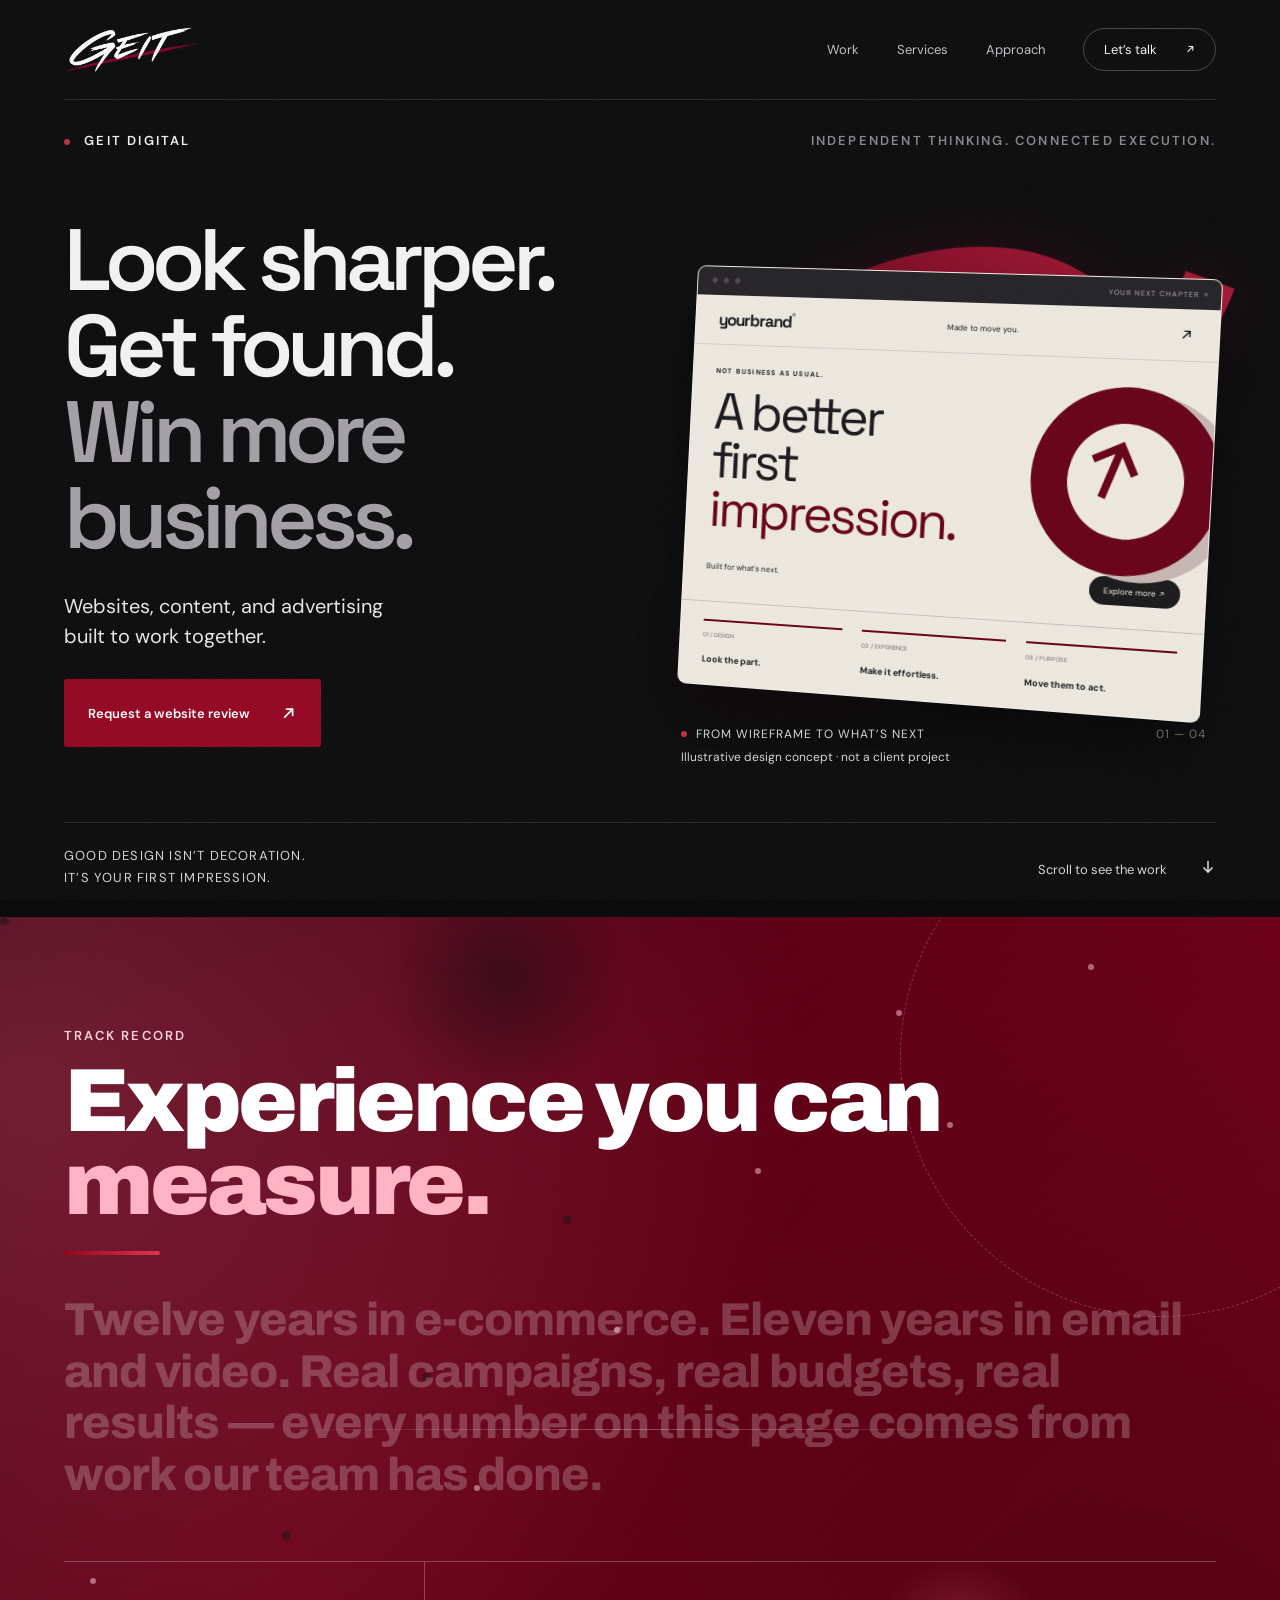
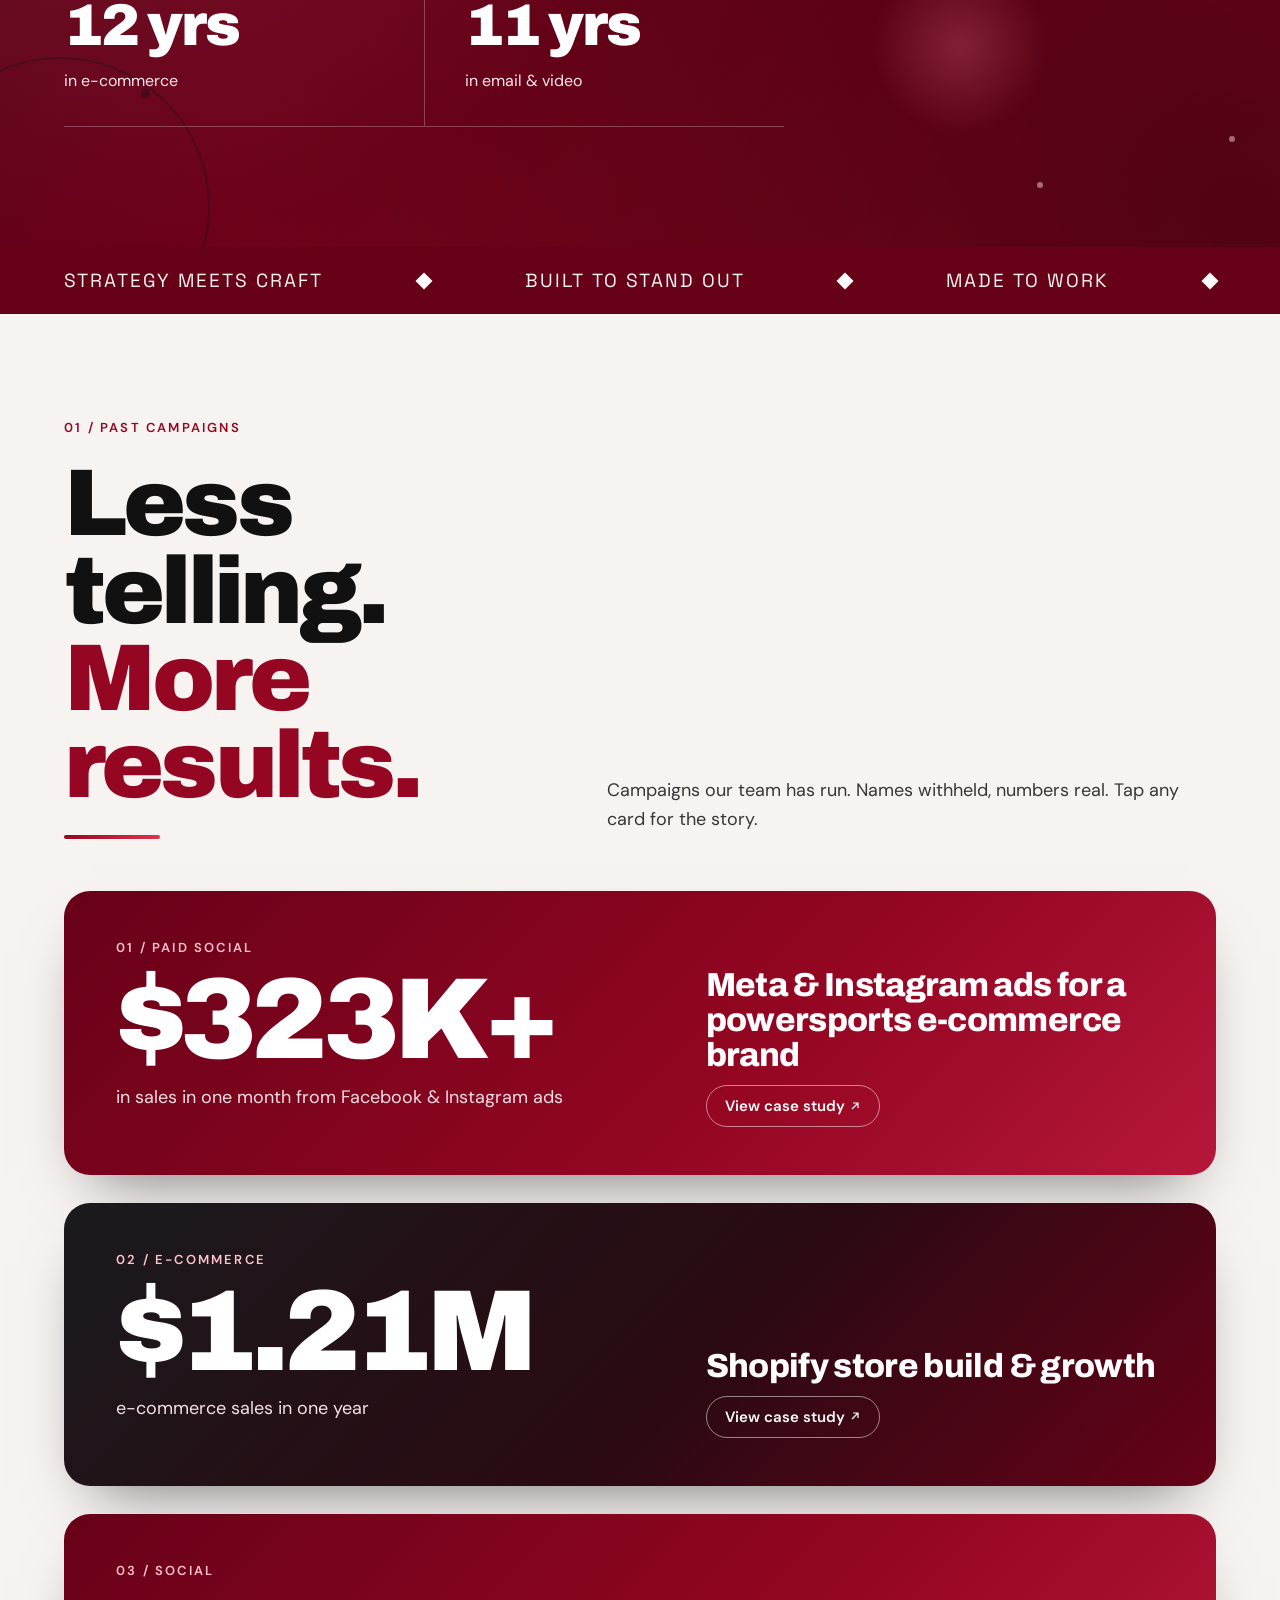
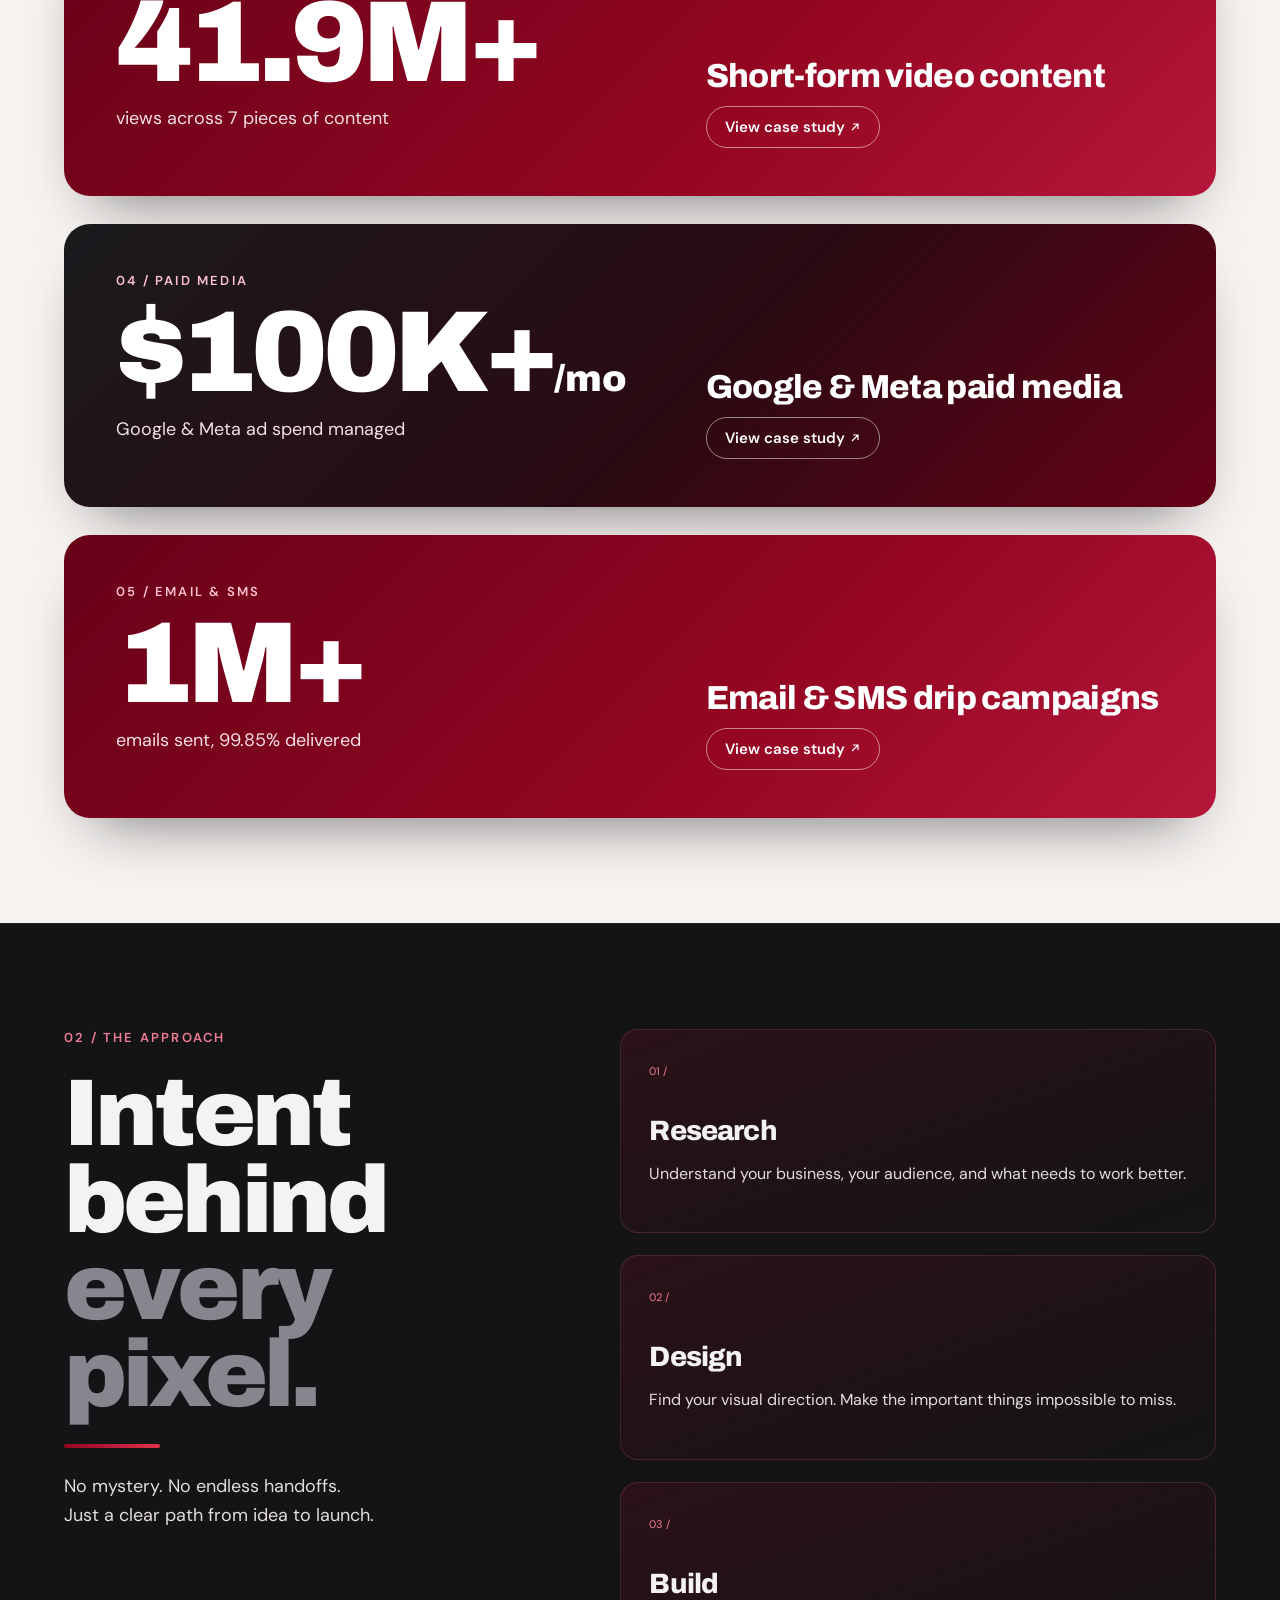
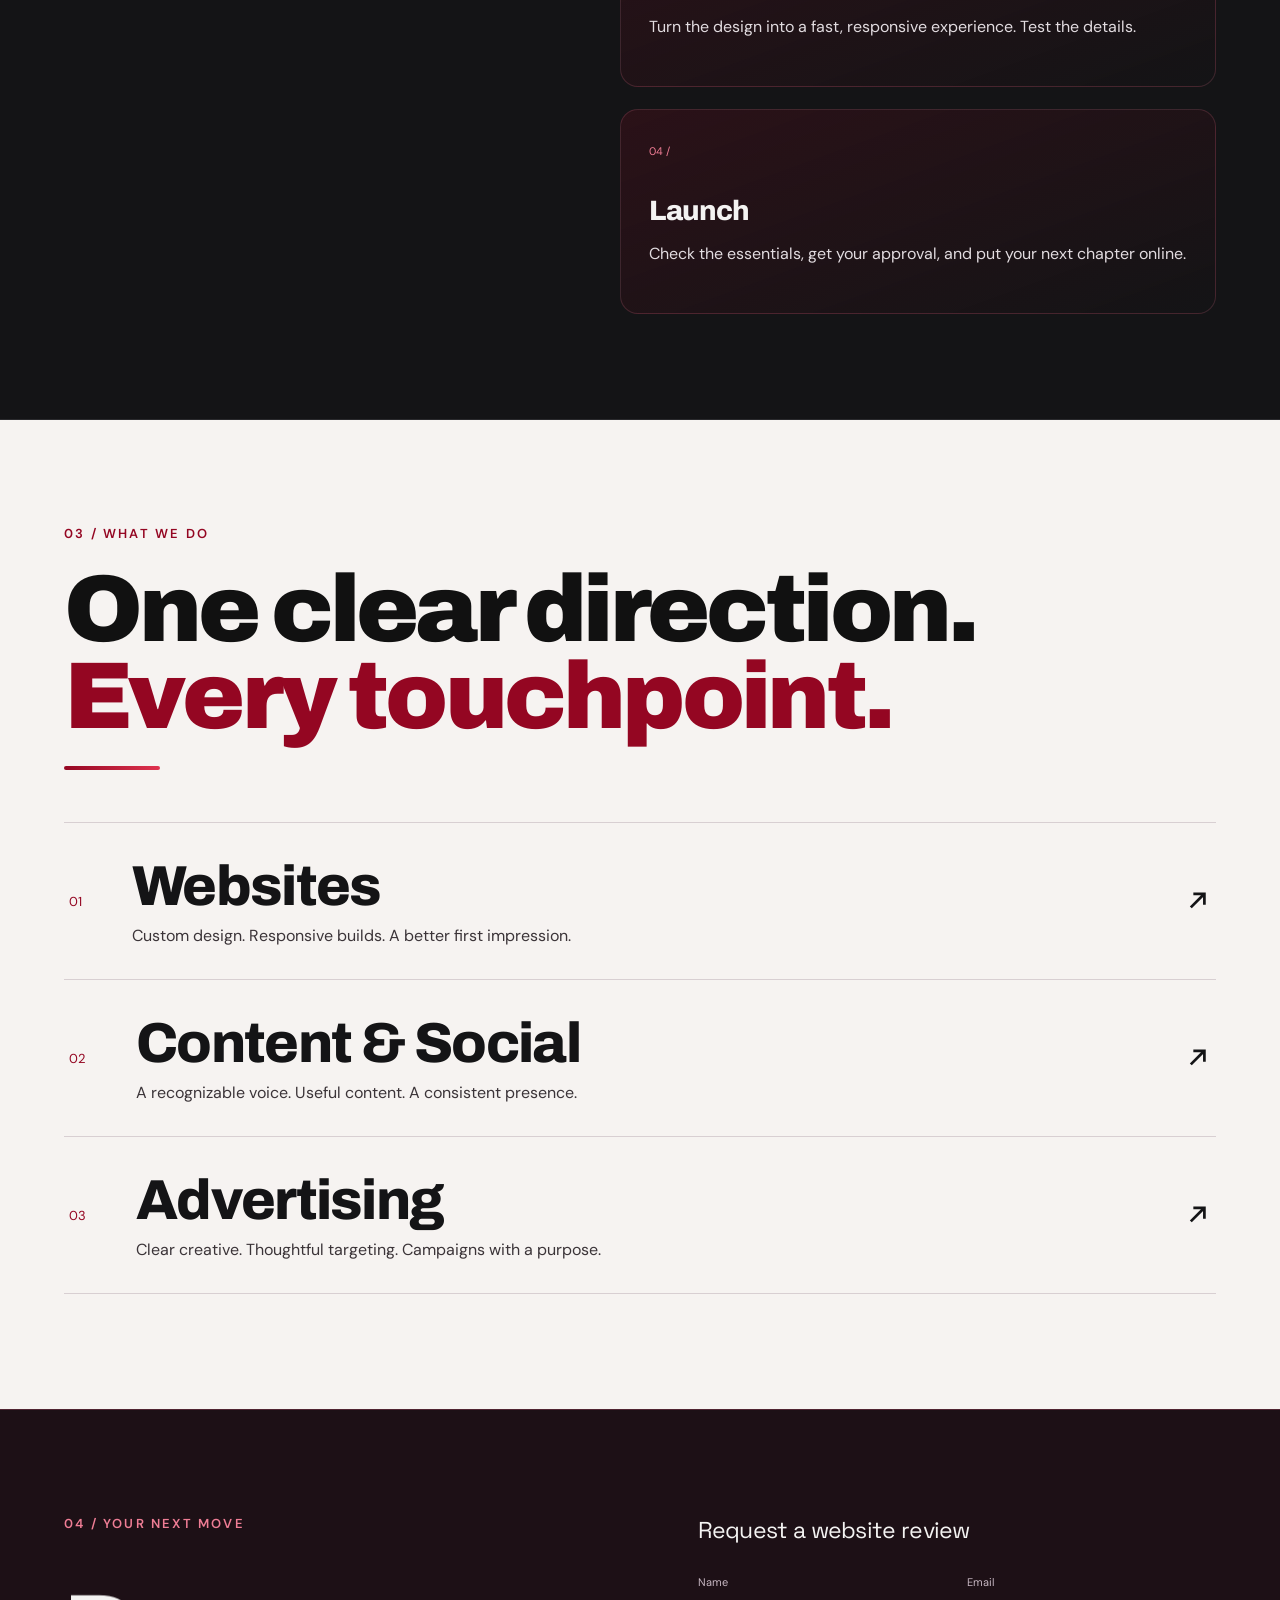
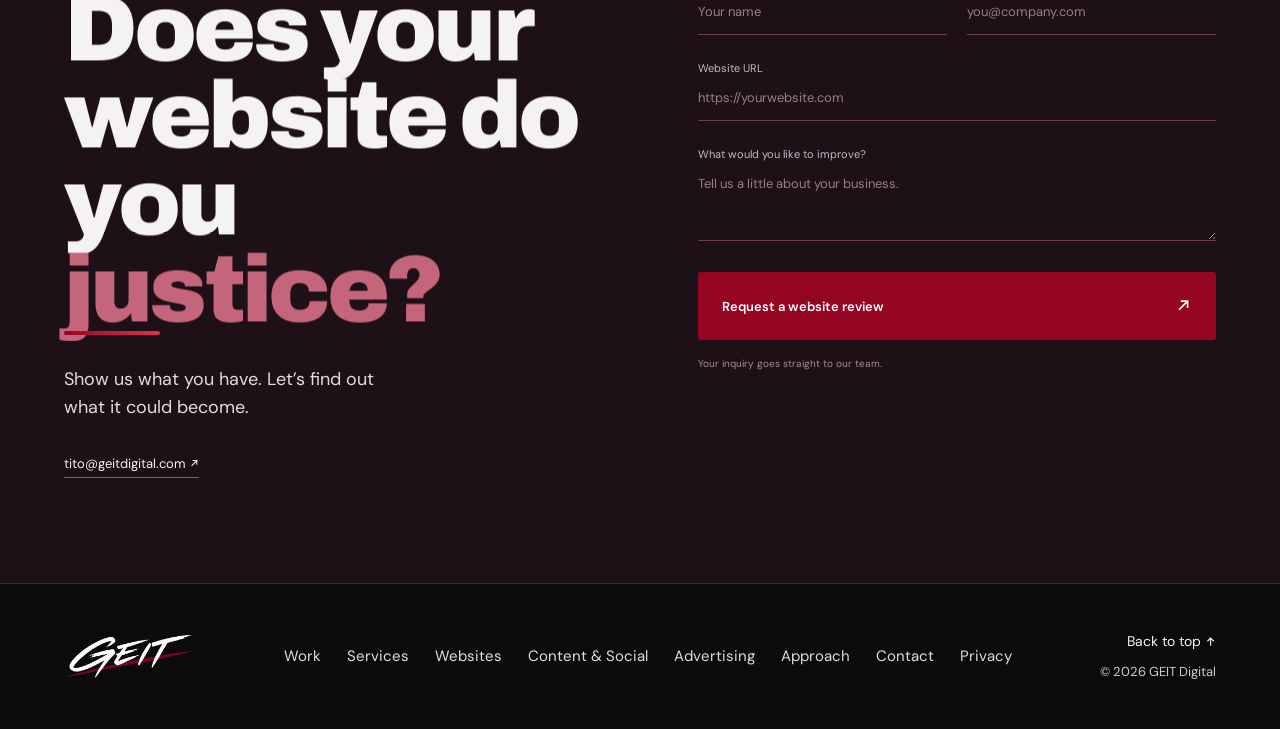
<file: index.html>
<!doctype html>
<html lang="en"><head><meta charset="utf-8"><meta name="viewport" content="width=device-width, initial-scale=1"><meta name="theme-color" content="#0b0b0c"><meta name="description" content="GEIT Digital — websites, content, and advertising built to work together."><title>GEIT Digital — Built to stand out.</title><link rel="icon" href="/assets/geit-logo.png"><link rel="preconnect" href="https://fonts.googleapis.com"><link rel="preconnect" href="https://fonts.gstatic.com" crossorigin><link href="https://fonts.googleapis.com/css2?family=Archivo:wght@800;900&family=DM+Sans:wght@400;500;600;700&family=Space+Grotesk:wght@400;500;600;700&display=swap" rel="stylesheet"><link rel="stylesheet" href="/styles.css?v=20261107f"><script src="/script.js?v=20261107f" defer></script></head>
<body><a class="skip" href="#main">Skip to content</a><div class="cursor" aria-hidden="true"><span class="cursor-g">G</span></div>
<header class="header"><a class="brand" href="/" aria-label="GEIT Digital home"><img src="/assets/geit-logo.png" width="132" height="44" alt="GEIT Marketing"></a><button class="menu-toggle" aria-expanded="false" aria-controls="site-nav" aria-label="Open menu"><span></span><span></span></button><nav id="site-nav" aria-label="Main navigation"><a href="/work">Work</a><a href="/services">Services</a><a class="m-only sub" href="/websites">Websites</a><a class="m-only sub" href="/content-social">Content &amp; Social</a><a class="m-only sub" href="/advertising">Advertising</a><a href="/approach">Approach</a><a class="nav-cta" href="/contact">Let’s talk <span><svg class="ico" viewBox="0 0 16 16" aria-hidden="true"><path d="M4 12 12 4M5.5 4H12v6.5" fill="none" stroke="currentColor" stroke-width="1.6"/></svg></span></a></nav></header>
<main id="main"><section class="hero" aria-labelledby="hero-title"><div class="hero-top"><p class="eyebrow"><i></i> GEIT DIGITAL</p><p class="edition">INDEPENDENT THINKING. CONNECTED EXECUTION.</p></div><div class="hero-layout"><div class="hero-copy"><h1 id="hero-title">Look sharper.<br>Get found.<br><span>Win more<br class="desktop-break"> business.</span></h1><p class="hero-sub">Websites, content, and advertising<br>built to work together.</p><a class="button" href="#review">Request a website review <span><svg class="ico" viewBox="0 0 16 16" aria-hidden="true"><path d="M4 12 12 4M5.5 4H12v6.5" fill="none" stroke="currentColor" stroke-width="1.6"/></svg></span></a></div>
<div class="hero-art" aria-label="Animation of a wireframe becoming a polished website"><div class="art-grid"></div><svg class="swoosh" viewBox="0 0 600 600" aria-hidden="true"><defs><linearGradient id="maroon"><stop stop-color="#670118"/><stop offset="1" stop-color="#ad1838"/></linearGradient></defs><path d="M 65 396 C 510 550 613 93 297 120 C 96 139 111 351 365 293 C 481 266 540 211 565 171" fill="none" stroke="url(#maroon)" stroke-width="45" pathLength="1"/></svg>
<div class="site-build"><div class="mini-chrome"><span><i class="dots" aria-hidden="true"></i></span><span>YOUR NEXT CHAPTER <svg class="ico" viewBox="0 0 16 16" aria-hidden="true"><path d="M4 12 12 4M5.5 4H12v6.5" fill="none" stroke="currentColor" stroke-width="1.6"/></svg></span></div><div class="mini-nav"><b>yourbrand<span>®</span></b><small>Made to move you.</small><span><svg class="ico" viewBox="0 0 16 16" aria-hidden="true"><path d="M4 12 12 4M5.5 4H12v6.5" fill="none" stroke="currentColor" stroke-width="1.6"/></svg></span></div><div class="mini-content"><p class="mini-label">NOT BUSINESS AS USUAL.</p><div class="mini-heading">A better<br>first<br><em>impression.</em></div><div class="mini-orbit"><span><svg class="ico" viewBox="0 0 16 16" aria-hidden="true"><path d="M4 12 12 4M5.5 4H12v6.5" fill="none" stroke="currentColor" stroke-width="1.6"/></svg></span></div><div class="mini-bottom"><span>Built for what’s next.</span><span class="mini-pill">Explore more <svg class="ico" viewBox="0 0 16 16" aria-hidden="true"><path d="M4 12 12 4M5.5 4H12v6.5" fill="none" stroke="currentColor" stroke-width="1.6"/></svg></span></div></div><div class="mini-cards"><div><span>01 / DESIGN</span><b>Look the part.</b></div><div><span>02 / EXPERIENCE</span><b>Make it effortless.</b></div><div><span>03 / PURPOSE</span><b>Move them to act.</b></div></div></div>
<div class="build-caption"><span class="live-dot"></span> FROM WIREFRAME TO WHAT’S NEXT <span>01 — 04</span></div><p class="concept-note">Illustrative design concept · not a client project</p></div></div><div class="hero-bottom"><span>GOOD DESIGN ISN’T DECORATION.<br>IT’S YOUR FIRST IMPRESSION.</span><a href="#work">Scroll to see the work <span><svg class="ico" viewBox="0 0 16 16" aria-hidden="true"><path d="M8 2v11M3.5 8.5 8 13l4.5-4.5" fill="none" stroke="currentColor" stroke-width="1.6"/></svg></span></a></div></section>
<section class="proof" id="proof" aria-labelledby="proof-title"><div class="proof-glow" aria-hidden="true"></div><div class="proof-inner"><div class="proof-head reveal"><p class="eyebrow">TRACK RECORD</p><h2 id="proof-title">Experience you can <span>measure.</span></h2><i class="rule" aria-hidden="true"></i></div><p class="scrub-text" data-scrub>Twelve years in e-commerce. Eleven years in email and video. Real campaigns, real budgets, real results — every number on this page comes from work our team has done.</p><div class="stats stats-2"><div class="stat reveal"><b data-count="12" data-suf=" yrs">12 yrs</b><p>in e-commerce</p></div><div class="stat reveal"><b data-count="11" data-suf=" yrs">11 yrs</b><p>in email &amp; video</p></div></div></div></section><div class="ticker" aria-hidden="true"><span>STRATEGY MEETS CRAFT</span><b class="tick-mark" aria-hidden="true"></b><span>BUILT TO STAND OUT</span><b class="tick-mark" aria-hidden="true"></b><span>MADE TO WORK</span><b class="tick-mark" aria-hidden="true"></b></div>
<section id="work" class="section work light"><div class="section-heading reveal"><div><p class="eyebrow">01 / PAST CAMPAIGNS</p><h2>Less telling.<br><span>More results.</span></h2><i class="rule" aria-hidden="true"></i></div><p>Campaigns our team has run. Names withheld, numbers real. Tap any card for the story.</p></div><div class="case-stack"><article class="case-card" style="--i:0"><button class="case-open" data-case="meta" aria-haspopup="dialog" aria-controls="case-meta"><span class="case-num">01 / PAID SOCIAL</span><span class="case-stat"><b data-count="323" data-pre="$" data-suf="K+">$323K+</b></span><span class="case-cap">in sales in one month from Facebook &amp; Instagram ads</span><span class="case-title">Meta &amp; Instagram ads for a powersports e-commerce brand</span><span class="case-more">View case study <i><svg class="ico" viewBox="0 0 16 16" aria-hidden="true"><path d="M4 12 12 4M5.5 4H12v6.5" fill="none" stroke="currentColor" stroke-width="1.6"/></svg></i></span></button></article><article class="case-card" style="--i:1"><button class="case-open" data-case="shopify" aria-haspopup="dialog" aria-controls="case-shopify"><span class="case-num">02 / E-COMMERCE</span><span class="case-stat"><b data-count="1.21" data-dec="2" data-pre="$" data-suf="M">$1.21M</b></span><span class="case-cap">e-commerce sales in one year</span><span class="case-title">Shopify store build &amp; growth</span><span class="case-more">View case study <i><svg class="ico" viewBox="0 0 16 16" aria-hidden="true"><path d="M4 12 12 4M5.5 4H12v6.5" fill="none" stroke="currentColor" stroke-width="1.6"/></svg></i></span></button></article><article class="case-card" style="--i:2"><button class="case-open" data-case="video" aria-haspopup="dialog" aria-controls="case-video"><span class="case-num">03 / SOCIAL</span><span class="case-stat"><b data-count="41.9" data-dec="1" data-suf="M+">41.9M+</b></span><span class="case-cap">views across 7 pieces of content</span><span class="case-title">Short-form video content</span><span class="case-more">View case study <i><svg class="ico" viewBox="0 0 16 16" aria-hidden="true"><path d="M4 12 12 4M5.5 4H12v6.5" fill="none" stroke="currentColor" stroke-width="1.6"/></svg></i></span></button></article><article class="case-card" style="--i:3"><button class="case-open" data-case="paid" aria-haspopup="dialog" aria-controls="case-paid"><span class="case-num">04 / PAID MEDIA</span><span class="case-stat"><b data-count="100" data-pre="$" data-suf="K+<small>/mo</small>">$100K+<small>/mo</small></b></span><span class="case-cap">Google &amp; Meta ad spend managed</span><span class="case-title">Google &amp; Meta paid media</span><span class="case-more">View case study <i><svg class="ico" viewBox="0 0 16 16" aria-hidden="true"><path d="M4 12 12 4M5.5 4H12v6.5" fill="none" stroke="currentColor" stroke-width="1.6"/></svg></i></span></button></article><article class="case-card" style="--i:4"><button class="case-open" data-case="email" aria-haspopup="dialog" aria-controls="case-email"><span class="case-num">05 / EMAIL &amp; SMS</span><span class="case-stat"><b data-count="1" data-suf="M+">1M+</b></span><span class="case-cap">emails sent, 99.85% delivered</span><span class="case-title">Email &amp; SMS drip campaigns</span><span class="case-more">View case study <i><svg class="ico" viewBox="0 0 16 16" aria-hidden="true"><path d="M4 12 12 4M5.5 4H12v6.5" fill="none" stroke="currentColor" stroke-width="1.6"/></svg></i></span></button></article></div></section><section id="approach" class="section approach"><div class="section-heading reveal"><div><p class="eyebrow">02 / THE APPROACH</p><h2>Intent behind<br><span>every pixel.</span></h2><i class="rule" aria-hidden="true"></i></div><p>No mystery. No endless handoffs.<br>Just a clear path from idea to launch.</p></div><div class="steps"><article class="reveal"><span>01 /</span><h3>Research</h3><p>Understand your business, your audience, and what needs to work better.</p></article><article class="reveal"><span>02 /</span><h3>Design</h3><p>Find your visual direction. Make the important things impossible to miss.</p></article><article class="reveal"><span>03 /</span><h3>Build</h3><p>Turn the design into a fast, responsive experience. Test the details.</p></article><article class="reveal"><span>04 /</span><h3>Launch</h3><p>Check the essentials, get your approval, and put your next chapter online.</p></article></div></section>
<section class="section services light" id="services"><div class="section-heading reveal"><div><p class="eyebrow">03 / WHAT WE DO</p><h2>One clear direction.<br><span>Every touchpoint.</span></h2><i class="rule" aria-hidden="true"></i></div></div><a class="service-row reveal" href="/websites"><span>01</span><div><h3>Websites</h3><p>Custom design. Responsive builds. A better first impression.</p></div><b><svg class="ico" viewBox="0 0 16 16" aria-hidden="true"><path d="M4 12 12 4M5.5 4H12v6.5" fill="none" stroke="currentColor" stroke-width="1.6"/></svg></b></a><a class="service-row reveal" href="/content-social"><span>02</span><div><h3>Content & Social</h3><p>A recognizable voice. Useful content. A consistent presence.</p></div><b><svg class="ico" viewBox="0 0 16 16" aria-hidden="true"><path d="M4 12 12 4M5.5 4H12v6.5" fill="none" stroke="currentColor" stroke-width="1.6"/></svg></b></a><a class="service-row reveal" href="/advertising"><span>03</span><div><h3>Advertising</h3><p>Clear creative. Thoughtful targeting. Campaigns with a purpose.</p></div><b><svg class="ico" viewBox="0 0 16 16" aria-hidden="true"><path d="M4 12 12 4M5.5 4H12v6.5" fill="none" stroke="currentColor" stroke-width="1.6"/></svg></b></a></section>
<section class="section review" id="review"><div class="review-copy reveal"><p class="eyebrow">04 / YOUR NEXT MOVE</p><h2>Does your<br>website do<br>you <em>justice?</em></h2><i class="rule" aria-hidden="true"></i><p>Show us what you have. Let’s find out<br>what it could become.</p><a href="mailto:tito@geitdigital.com">tito@geitdigital.com <svg class="ico" viewBox="0 0 16 16" aria-hidden="true"><path d="M4 12 12 4M5.5 4H12v6.5" fill="none" stroke="currentColor" stroke-width="1.6"/></svg></a></div><form id="review-form" class="reveal" action="https://formspree.io/f/xvkknqyy" method="POST"><input type="hidden" name="_subject" value="New inquiry from geitdigital.com"><p class="form-intro">Request a website review</p><div class="form-grid"><label>Name<input name="name" autocomplete="name" required placeholder="Your name"></label><label>Email<input name="email" type="email" autocomplete="email" required placeholder="you@company.com"></label></div><label>Website URL<input name="website" type="url" placeholder="https://yourwebsite.com" required></label><label>What would you like to improve?<textarea name="message" rows="3" placeholder="Tell us a little about your business."></textarea></label><button class="button" id="review-submit" type="submit">Request a website review <span><svg class="ico" viewBox="0 0 16 16" aria-hidden="true"><path d="M4 12 12 4M5.5 4H12v6.5" fill="none" stroke="currentColor" stroke-width="1.6"/></svg></span></button><p class="prototype-note">Your inquiry goes straight to our team.</p><p id="form-status" role="status" aria-live="polite"></p></form></section></main><div class="case-overlay" id="case-meta" role="dialog" aria-modal="true" aria-labelledby="case-meta-title" hidden><div class="cs-scroll"><button class="cs-close" aria-label="Close case study"><svg class="ico ico-x" viewBox="0 0 16 16" aria-hidden="true"><path d="M3 3l10 10M13 3 3 13" fill="none" stroke="currentColor" stroke-width="1.8"/></svg></button><header class="cs-hero"><p class="eyebrow">CASE STUDY 01 · PAST CAMPAIGN</p><h2 id="case-meta-title">Meta &amp; Instagram ads for a powersports e-commerce brand</h2><i class="rule" aria-hidden="true"></i></header><section class="cs-block"><h3>The challenge</h3><p>A powersports e-commerce brand needed paid social to turn attention into orders, not just clicks.</p></section><section class="cs-block"><h3>The approach</h3><p>Built and managed Facebook and Instagram ad campaigns: creative, audiences, and ongoing optimization toward sales.</p></section><section class="cs-block cs-result"><h3>The result</h3><div class="cs-metrics"><div class="cs-metric"><b data-count="323" data-pre="$" data-suf="K+">$323K+</b><p>in sales in one month from Facebook &amp; Instagram ads</p></div></div></section><p class="cs-note">Past campaign from our team’s experience. Client name withheld.</p><a class="button cs-cta" href="/contact">Request a website review <span><svg class="ico" viewBox="0 0 16 16" aria-hidden="true"><path d="M4 12 12 4M5.5 4H12v6.5" fill="none" stroke="currentColor" stroke-width="1.6"/></svg></span></a></div></div><div class="case-overlay" id="case-shopify" role="dialog" aria-modal="true" aria-labelledby="case-shopify-title" hidden><div class="cs-scroll"><button class="cs-close" aria-label="Close case study"><svg class="ico ico-x" viewBox="0 0 16 16" aria-hidden="true"><path d="M3 3l10 10M13 3 3 13" fill="none" stroke="currentColor" stroke-width="1.8"/></svg></button><header class="cs-hero"><p class="eyebrow">CASE STUDY 02 · PAST CAMPAIGN</p><h2 id="case-shopify-title">Shopify store build &amp; growth</h2><i class="rule" aria-hidden="true"></i></header><section class="cs-block"><h3>The challenge</h3><p>An online store needed a storefront and a growth plan that could carry real sales volume.</p></section><section class="cs-block"><h3>The approach</h3><p>Built the Shopify store and supported its growth with the marketing around it.</p></section><section class="cs-block cs-result"><h3>The result</h3><div class="cs-metrics"><div class="cs-metric"><b data-count="1.21" data-dec="2" data-pre="$" data-suf="M">$1.21M</b><p>e-commerce sales in one year</p></div></div></section><p class="cs-note">Past campaign from our team’s experience. Client name withheld.</p><a class="button cs-cta" href="/contact">Request a website review <span><svg class="ico" viewBox="0 0 16 16" aria-hidden="true"><path d="M4 12 12 4M5.5 4H12v6.5" fill="none" stroke="currentColor" stroke-width="1.6"/></svg></span></a></div></div><div class="case-overlay" id="case-video" role="dialog" aria-modal="true" aria-labelledby="case-video-title" hidden><div class="cs-scroll"><button class="cs-close" aria-label="Close case study"><svg class="ico ico-x" viewBox="0 0 16 16" aria-hidden="true"><path d="M3 3l10 10M13 3 3 13" fill="none" stroke="currentColor" stroke-width="1.8"/></svg></button><header class="cs-hero"><p class="eyebrow">CASE STUDY 03 · PAST CAMPAIGN</p><h2 id="case-video-title">Short-form video content</h2><i class="rule" aria-hidden="true"></i></header><section class="cs-block"><h3>The challenge</h3><p>A brand needed content that people actually stop and watch.</p></section><section class="cs-block"><h3>The approach</h3><p>Planned and produced short-form video built for social feeds.</p></section><section class="cs-block cs-result"><h3>The result</h3><div class="cs-metrics"><div class="cs-metric"><b data-count="41.9" data-dec="1" data-suf="M+">41.9M+</b><p>views across 7 pieces of content</p></div><div class="cs-metric"><b data-count="7">7</b><p>pieces of content</p></div></div></section><p class="cs-note">Past campaign from our team’s experience. Client name withheld.</p><a class="button cs-cta" href="/contact">Request a website review <span><svg class="ico" viewBox="0 0 16 16" aria-hidden="true"><path d="M4 12 12 4M5.5 4H12v6.5" fill="none" stroke="currentColor" stroke-width="1.6"/></svg></span></a></div></div><div class="case-overlay" id="case-paid" role="dialog" aria-modal="true" aria-labelledby="case-paid-title" hidden><div class="cs-scroll"><button class="cs-close" aria-label="Close case study"><svg class="ico ico-x" viewBox="0 0 16 16" aria-hidden="true"><path d="M3 3l10 10M13 3 3 13" fill="none" stroke="currentColor" stroke-width="1.8"/></svg></button><header class="cs-hero"><p class="eyebrow">CASE STUDY 04 · PAST CAMPAIGN</p><h2 id="case-paid-title">Google &amp; Meta paid media</h2><i class="rule" aria-hidden="true"></i></header><section class="cs-block"><h3>The challenge</h3><p>Large monthly ad budgets need careful management to keep traffic growing and spend accountable.</p></section><section class="cs-block"><h3>The approach</h3><p>Managed paid campaigns across Google and Meta, monitoring and adjusting spend month to month.</p></section><section class="cs-block cs-result"><h3>The result</h3><div class="cs-metrics"><div class="cs-metric"><b data-count="100" data-pre="$" data-suf="K+<small>/mo</small>">$100K+<small>/mo</small></b><p>Google &amp; Meta ad spend managed</p></div><div class="cs-metric"><b data-count="1.6" data-dec="1" data-suf="M">1.6M</b><p>site users in a year from campaigns</p></div></div></section><p class="cs-note">Past campaign from our team’s experience. Client name withheld.</p><a class="button cs-cta" href="/contact">Request a website review <span><svg class="ico" viewBox="0 0 16 16" aria-hidden="true"><path d="M4 12 12 4M5.5 4H12v6.5" fill="none" stroke="currentColor" stroke-width="1.6"/></svg></span></a></div></div><div class="case-overlay" id="case-email" role="dialog" aria-modal="true" aria-labelledby="case-email-title" hidden><div class="cs-scroll"><button class="cs-close" aria-label="Close case study"><svg class="ico ico-x" viewBox="0 0 16 16" aria-hidden="true"><path d="M3 3l10 10M13 3 3 13" fill="none" stroke="currentColor" stroke-width="1.8"/></svg></button><header class="cs-hero"><p class="eyebrow">CASE STUDY 05 · PAST CAMPAIGN</p><h2 id="case-email-title">Email &amp; SMS drip campaigns</h2><i class="rule" aria-hidden="true"></i></header><section class="cs-block"><h3>The challenge</h3><p>Customers needed timely, relevant follow-up without messages landing in spam.</p></section><section class="cs-block"><h3>The approach</h3><p>Built automated email and SMS drip campaigns and kept sending practices clean for deliverability.</p></section><section class="cs-block cs-result"><h3>The result</h3><div class="cs-metrics"><div class="cs-metric"><b data-count="1" data-suf="M+">1M+</b><p>emails sent</p></div><div class="cs-metric"><b data-count="99.85" data-dec="2" data-suf="%">99.85%</b><p>delivered</p></div></div></section><p class="cs-note">Past campaign from our team’s experience. Client name withheld.</p><a class="button cs-cta" href="/contact">Request a website review <span><svg class="ico" viewBox="0 0 16 16" aria-hidden="true"><path d="M4 12 12 4M5.5 4H12v6.5" fill="none" stroke="currentColor" stroke-width="1.6"/></svg></span></a></div></div>
<footer><a href="/" class="brand"><img src="/assets/geit-logo.png" width="132" height="44" alt="GEIT Marketing" loading="lazy"></a><nav class="foot-nav" aria-label="Footer navigation"><a href="/work">Work</a><a href="/services">Services</a><a href="/websites">Websites</a><a href="/content-social">Content &amp; Social</a><a href="/advertising">Advertising</a><a href="/approach">Approach</a><a href="/contact">Contact</a><a href="/privacy">Privacy</a></nav><div><a href="#main">Back to top <svg class="ico" viewBox="0 0 16 16" aria-hidden="true"><path d="M8 14V3M3.5 7.5 8 3l4.5 4.5" fill="none" stroke="currentColor" stroke-width="1.6"/></svg></a><p>© 2026 GEIT Digital</p></div></footer></body></html>
</file>
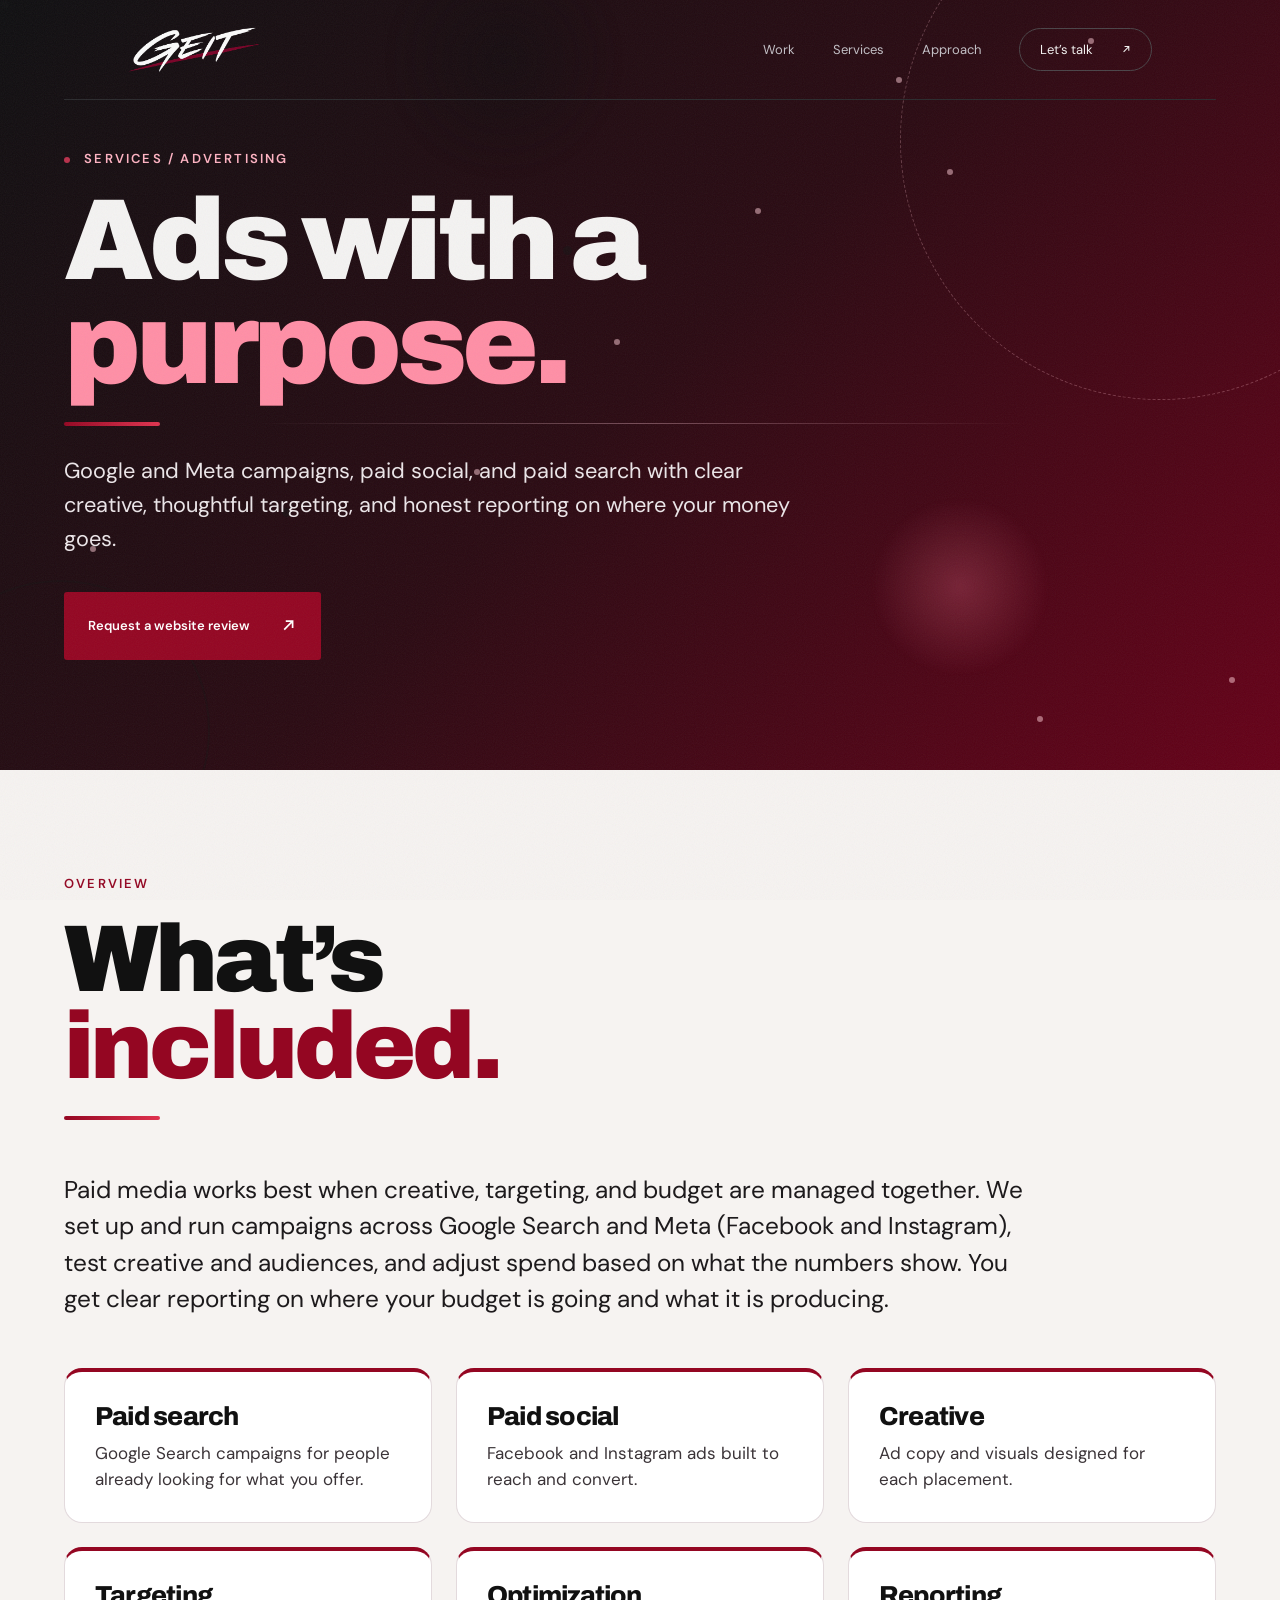
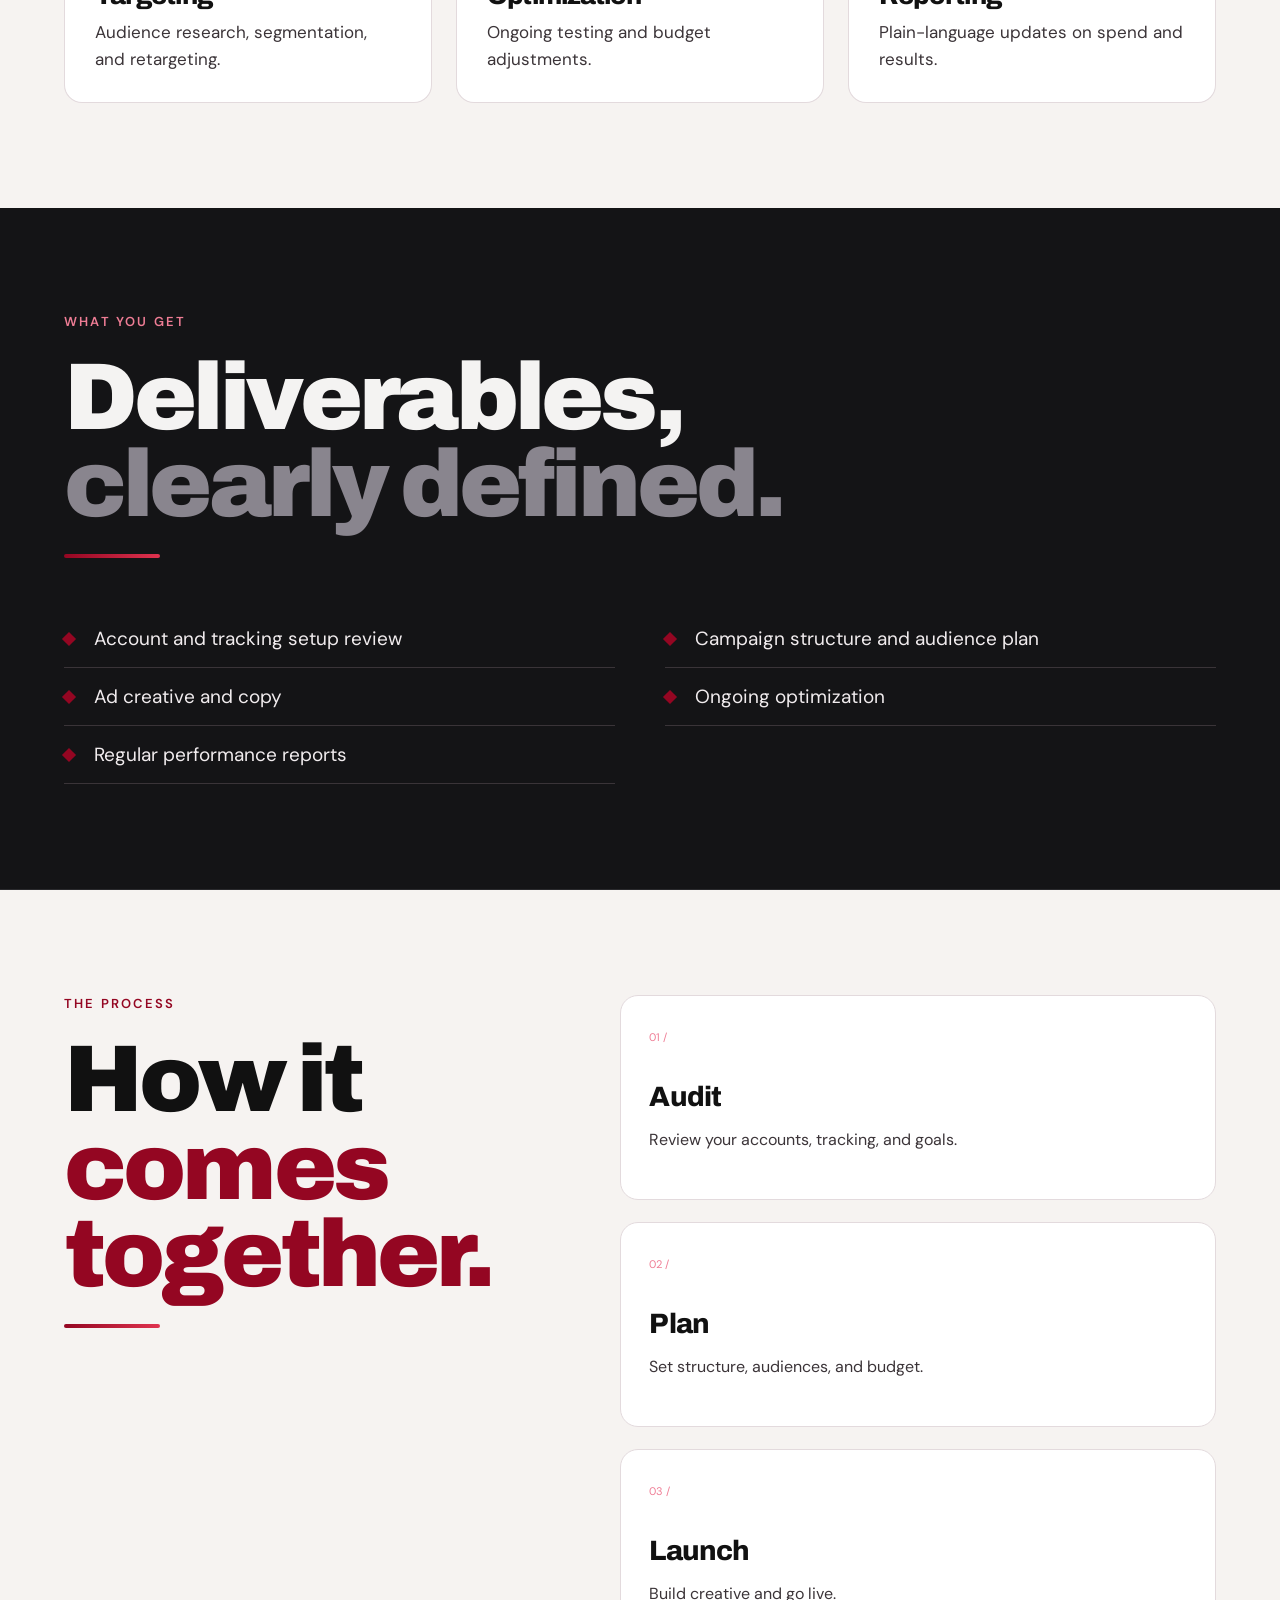
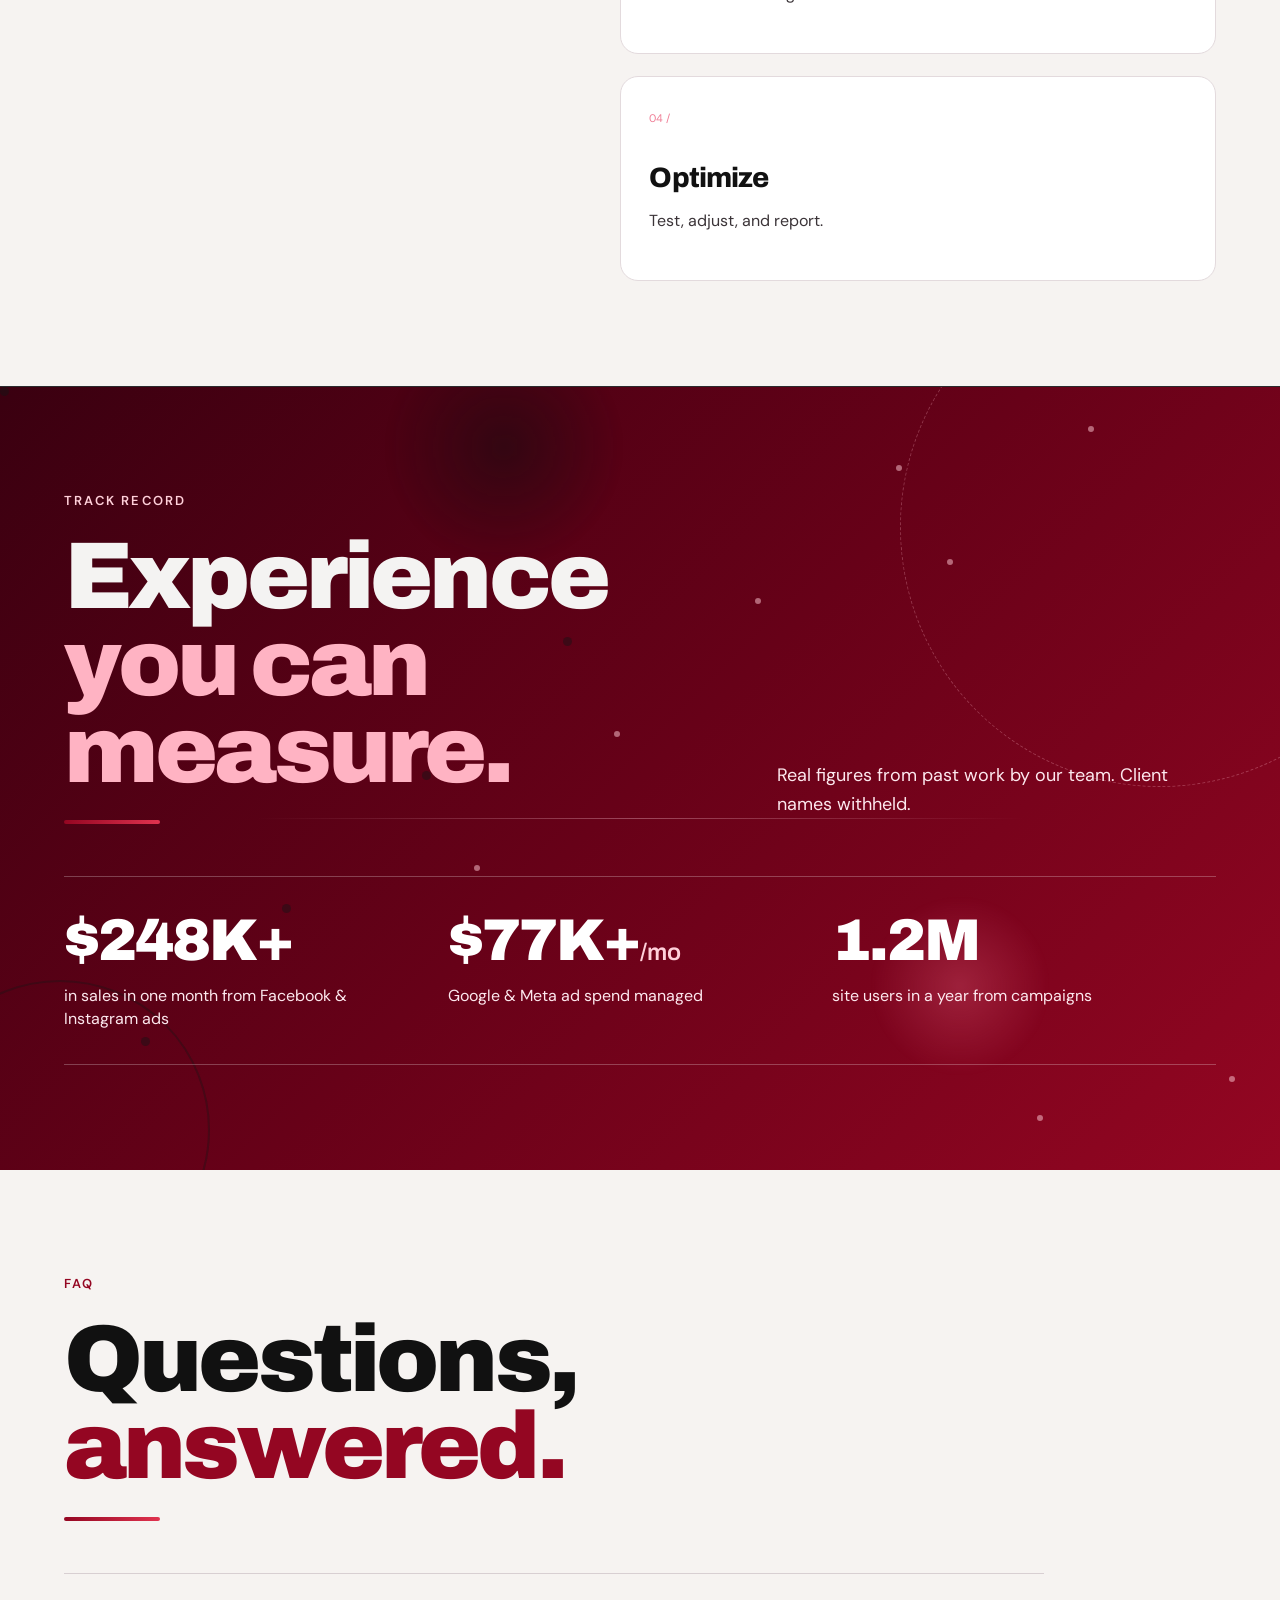
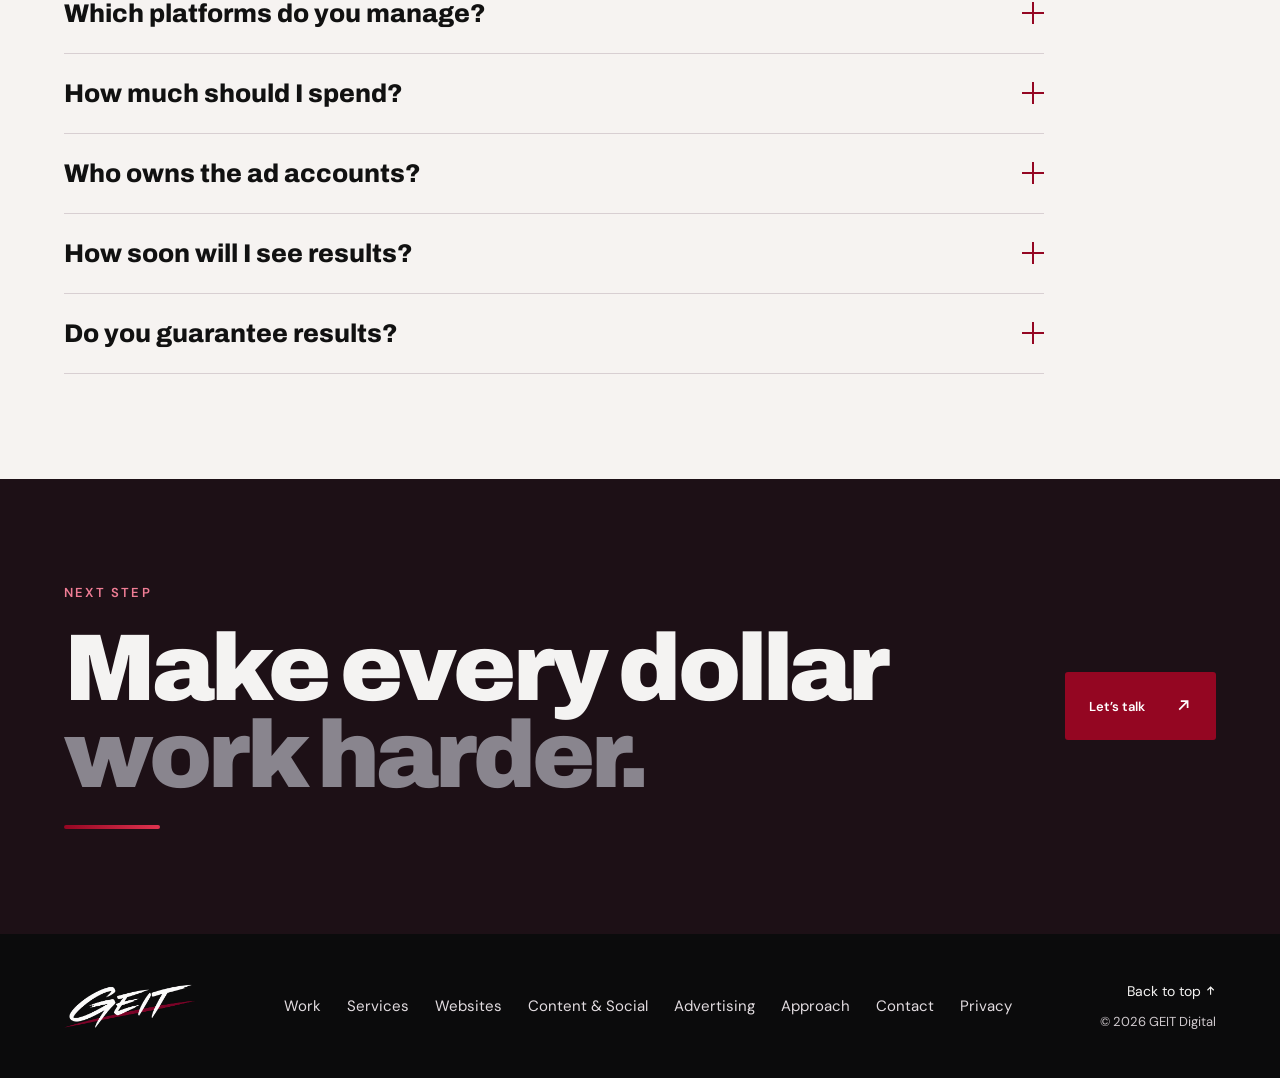
<file: advertising.html>
<!doctype html>
<html lang="en"><head><meta charset="utf-8"><meta name="viewport" content="width=device-width, initial-scale=1"><meta name="theme-color" content="#0b0b0c"><meta name="description" content="Google, Meta, paid social, and paid search advertising from GEIT Digital."><title>Advertising — GEIT Digital</title><link rel="icon" href="/assets/geit-logo.png"><link rel="preconnect" href="https://fonts.googleapis.com"><link rel="preconnect" href="https://fonts.gstatic.com" crossorigin><link href="https://fonts.googleapis.com/css2?family=Archivo:wght@800;900&family=DM+Sans:wght@400;500;600;700&family=Space+Grotesk:wght@400;500;600;700&display=swap" rel="stylesheet"><link rel="stylesheet" href="/styles.css?v=20261107f"><script src="/script.js?v=20261107f" defer></script></head>
<body><a class="skip" href="#main">Skip to content</a><div class="cursor" aria-hidden="true"><span class="cursor-g">G</span></div>
<header class="header"><a class="brand" href="/" aria-label="GEIT Digital home"><img src="/assets/geit-logo.png" width="132" height="44" alt="GEIT Marketing"></a><button class="menu-toggle" aria-expanded="false" aria-controls="site-nav" aria-label="Open menu"><span></span><span></span></button><nav id="site-nav" aria-label="Main navigation"><a href="/work">Work</a><a href="/services">Services</a><a class="m-only sub" href="/websites">Websites</a><a class="m-only sub" href="/content-social">Content &amp; Social</a><a class="m-only sub" href="/advertising" aria-current="page">Advertising</a><a href="/approach">Approach</a><a class="nav-cta" href="/contact">Let’s talk <span><svg class="ico" viewBox="0 0 16 16" aria-hidden="true"><path d="M4 12 12 4M5.5 4H12v6.5" fill="none" stroke="currentColor" stroke-width="1.6"/></svg></span></a></nav></header>
<main id="main"><section class="page-hero"><p class="eyebrow"><i></i> SERVICES / ADVERTISING</p><h1>Ads with a<br><span>purpose.</span></h1><i class="rule" aria-hidden="true"></i><p class="page-lede">Google and Meta campaigns, paid social, and paid search with clear creative, thoughtful targeting, and honest reporting on where your money goes.</p><div class="hero-actions"><a class="button" href="/contact">Request a website review <span><svg class="ico" viewBox="0 0 16 16" aria-hidden="true"><path d="M4 12 12 4M5.5 4H12v6.5" fill="none" stroke="currentColor" stroke-width="1.6"/></svg></span></a></div></section><section class="section light svc-overview"><div class="section-heading reveal"><div><p class="eyebrow">OVERVIEW</p><h2>What’s<br><span>included.</span></h2><i class="rule" aria-hidden="true"></i></div></div><p class="overview-text reveal">Paid media works best when creative, targeting, and budget are managed together. We set up and run campaigns across Google Search and Meta (Facebook and Instagram), test creative and audiences, and adjust spend based on what the numbers show. You get clear reporting on where your budget is going and what it is producing.</p><div class="inc-grid"><article class="inc-card reveal"><h3>Paid search</h3><p>Google Search campaigns for people already looking for what you offer.</p></article><article class="inc-card reveal"><h3>Paid social</h3><p>Facebook and Instagram ads built to reach and convert.</p></article><article class="inc-card reveal"><h3>Creative</h3><p>Ad copy and visuals designed for each placement.</p></article><article class="inc-card reveal"><h3>Targeting</h3><p>Audience research, segmentation, and retargeting.</p></article><article class="inc-card reveal"><h3>Optimization</h3><p>Ongoing testing and budget adjustments.</p></article><article class="inc-card reveal"><h3>Reporting</h3><p>Plain-language updates on spend and results.</p></article></div></section><section class="section deliv"><div class="section-heading reveal"><div><p class="eyebrow">WHAT YOU GET</p><h2>Deliverables,<br><span>clearly defined.</span></h2><i class="rule" aria-hidden="true"></i></div></div><ul class="svc-list deliv-list"><li>Account and tracking setup review</li><li>Campaign structure and audience plan</li><li>Ad creative and copy</li><li>Ongoing optimization</li><li>Regular performance reports</li></ul></section><section class="section approach light svc-process"><div class="section-heading reveal"><div><p class="eyebrow">THE PROCESS</p><h2>How it<br><span>comes together.</span></h2><i class="rule" aria-hidden="true"></i></div></div><div class="steps"><article class="reveal"><span>01 /</span><h3>Audit</h3><p>Review your accounts, tracking, and goals.</p></article><article class="reveal"><span>02 /</span><h3>Plan</h3><p>Set structure, audiences, and budget.</p></article><article class="reveal"><span>03 /</span><h3>Launch</h3><p>Build creative and go live.</p></article><article class="reveal"><span>04 /</span><h3>Optimize</h3><p>Test, adjust, and report.</p></article></div></section><section class="section svc-proof"><div class="section-heading reveal"><div><p class="eyebrow">TRACK RECORD</p><h2>Experience<br><span>you can measure.</span></h2><i class="rule" aria-hidden="true"></i></div><p>Real figures from past work by our team. Client names withheld.</p></div><div class="stats stats-n"><div class="stat reveal"><b data-count="323" data-pre="$" data-suf="K+">$323K+</b><p>in sales in one month from Facebook &amp; Instagram ads</p></div><div class="stat reveal"><b data-count="100" data-pre="$" data-suf="K+<small>/mo</small>">$100K+<small>/mo</small></b><p>Google &amp; Meta ad spend managed</p></div><div class="stat reveal"><b data-count="1.6" data-dec="1" data-suf="M">1.6M</b><p>site users in a year from campaigns</p></div></div></section><section class="section light faqs"><div class="section-heading reveal"><div><p class="eyebrow">FAQ</p><h2>Questions,<br><span>answered.</span></h2><i class="rule" aria-hidden="true"></i></div></div><div class="faq-list"><details class="faq reveal"><summary>Which platforms do you manage?<i aria-hidden="true"></i></summary><p>Google (Search) and Meta (Facebook and Instagram) paid campaigns.</p></details><details class="faq reveal"><summary>How much should I spend?<i aria-hidden="true"></i></summary><p>It depends on your goals and market. We will recommend a starting point after reviewing your situation.</p></details><details class="faq reveal"><summary>Who owns the ad accounts?<i aria-hidden="true"></i></summary><p>You do. We work inside accounts that belong to your business.</p></details><details class="faq reveal"><summary>How soon will I see results?<i aria-hidden="true"></i></summary><p>It varies. Campaigns usually need time to test and optimize before performance settles.</p></details><details class="faq reveal"><summary>Do you guarantee results?<i aria-hidden="true"></i></summary><p>No. We do not guarantee specific results, but we manage spend carefully and report honestly.</p></details></div></section><section class="section page-cta"><div class="section-heading reveal"><div><p class="eyebrow">NEXT STEP</p><h2>Make every dollar<br><span>work harder.</span></h2><i class="rule" aria-hidden="true"></i></div><a class="button" href="/contact">Let’s talk <span><svg class="ico" viewBox="0 0 16 16" aria-hidden="true"><path d="M4 12 12 4M5.5 4H12v6.5" fill="none" stroke="currentColor" stroke-width="1.6"/></svg></span></a></div></section></main><footer><a href="/" class="brand"><img src="/assets/geit-logo.png" width="132" height="44" alt="GEIT Marketing" loading="lazy"></a><nav class="foot-nav" aria-label="Footer navigation"><a href="/work">Work</a><a href="/services">Services</a><a href="/websites">Websites</a><a href="/content-social">Content &amp; Social</a><a href="/advertising" aria-current="page">Advertising</a><a href="/approach">Approach</a><a href="/contact">Contact</a><a href="/privacy">Privacy</a></nav><div><a href="#main">Back to top <svg class="ico" viewBox="0 0 16 16" aria-hidden="true"><path d="M8 14V3M3.5 7.5 8 3l4.5 4.5" fill="none" stroke="currentColor" stroke-width="1.6"/></svg></a><p>© 2026 GEIT Digital</p></div></footer></body></html>
</file>
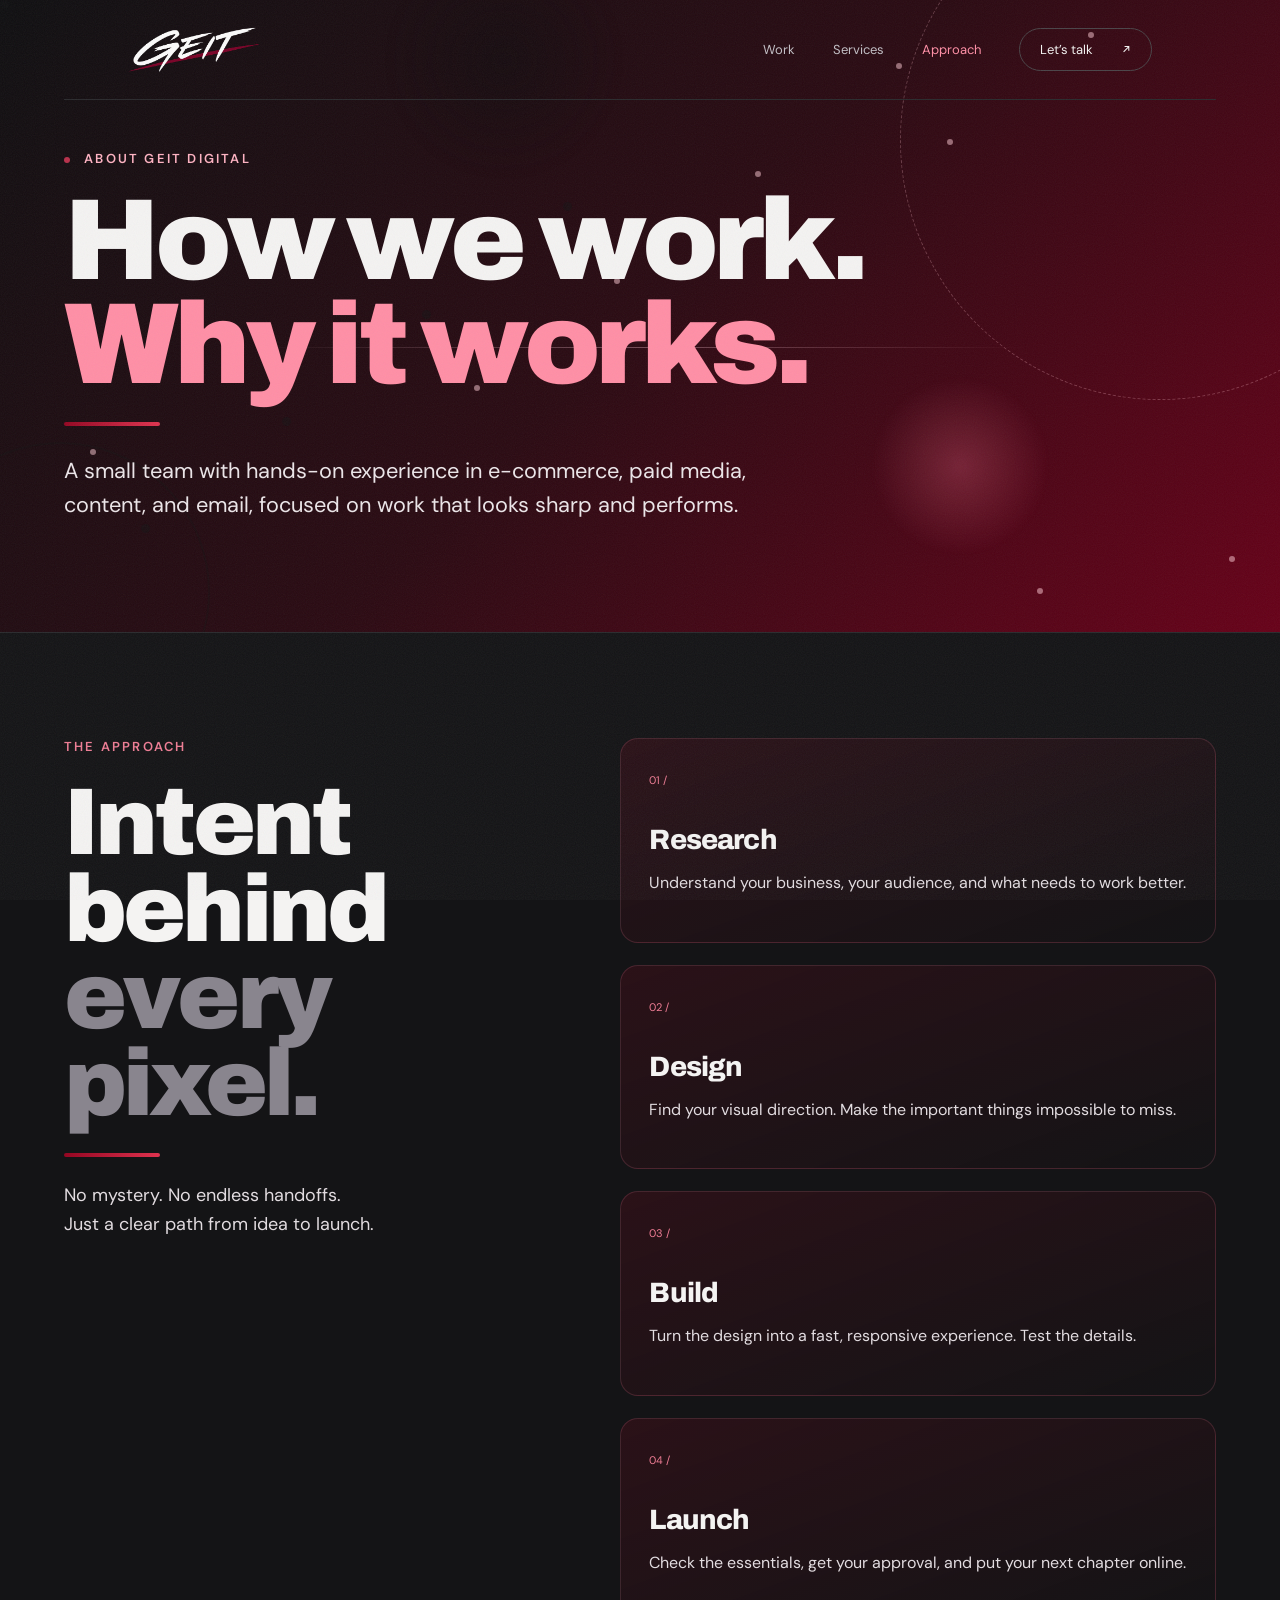
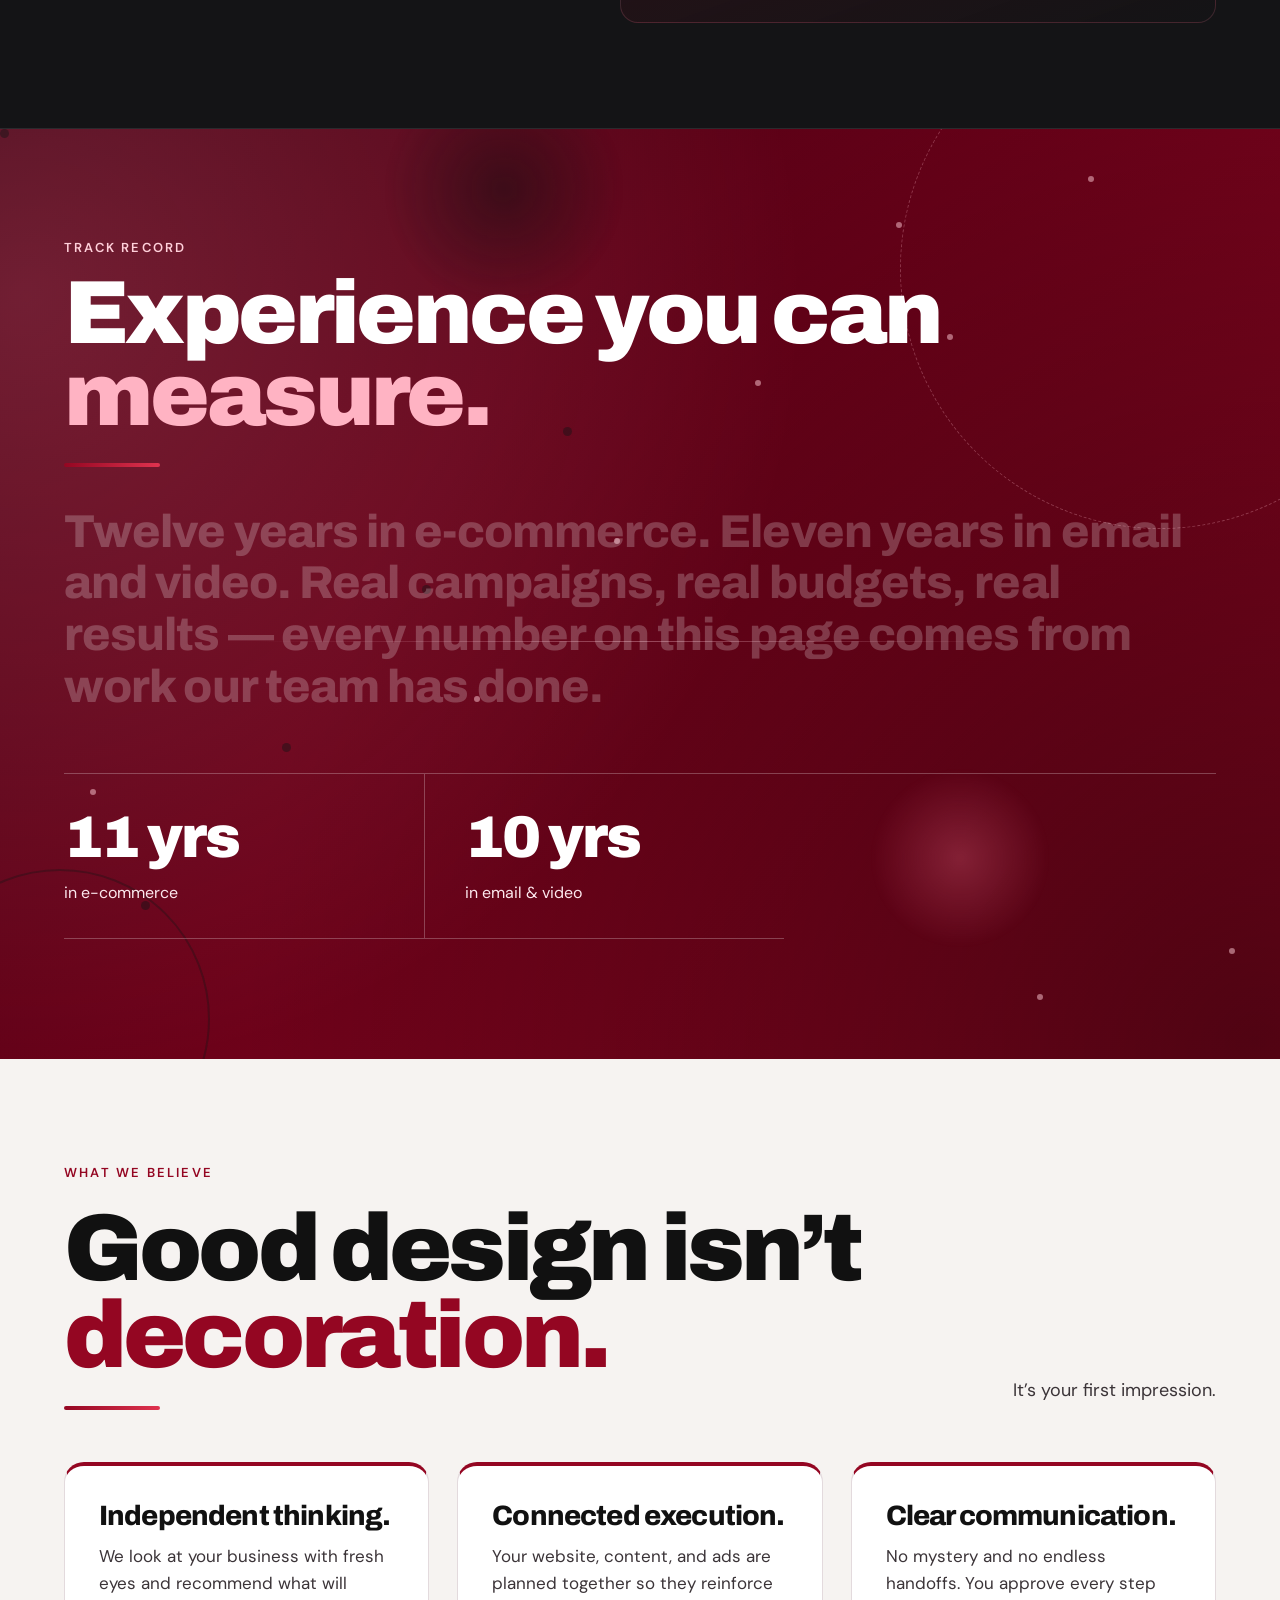
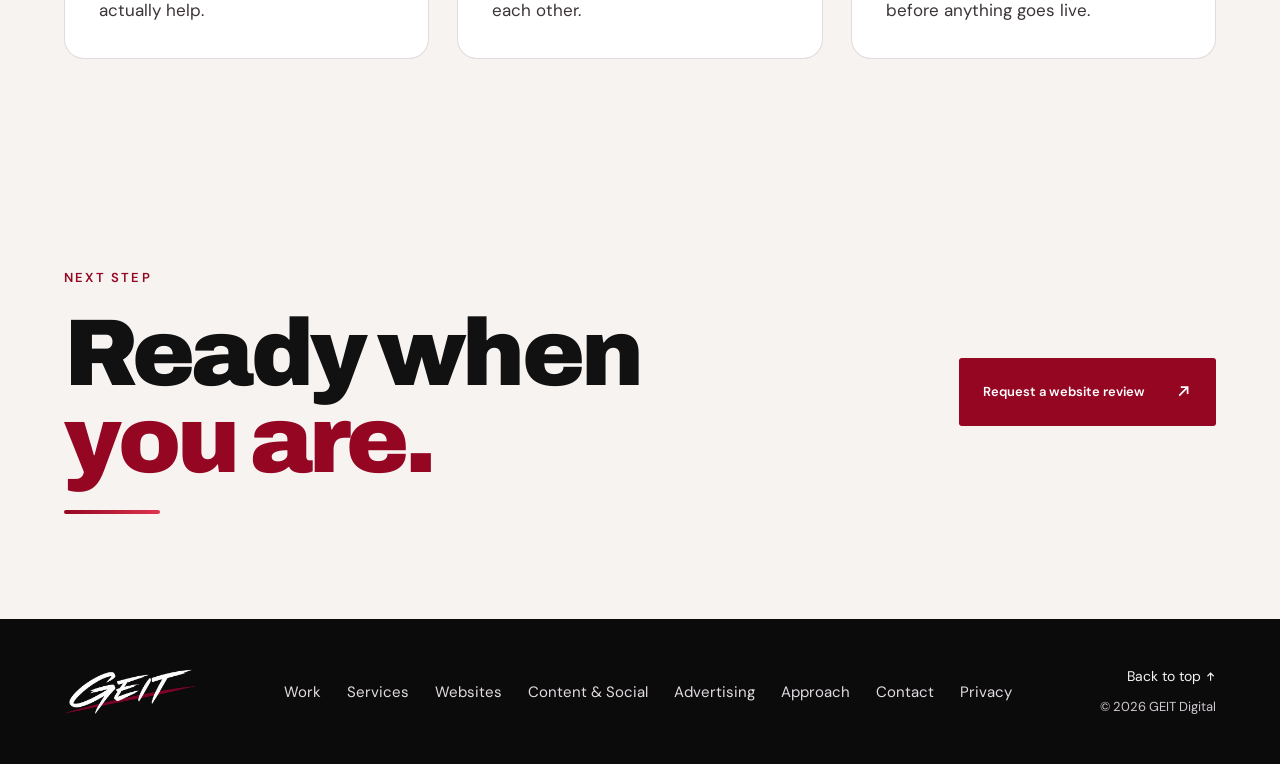
<file: approach.html>
<!doctype html>
<html lang="en"><head><meta charset="utf-8"><meta name="viewport" content="width=device-width, initial-scale=1"><meta name="theme-color" content="#0b0b0c"><meta name="description" content="How GEIT Digital works: research, design, build, launch."><title>Our approach — GEIT Digital</title><link rel="icon" href="/assets/geit-logo.png"><link rel="preconnect" href="https://fonts.googleapis.com"><link rel="preconnect" href="https://fonts.gstatic.com" crossorigin><link href="https://fonts.googleapis.com/css2?family=Archivo:wght@800;900&family=DM+Sans:wght@400;500;600;700&family=Space+Grotesk:wght@400;500;600;700&display=swap" rel="stylesheet"><link rel="stylesheet" href="/styles.css?v=20261107f"><script src="/script.js?v=20261107f" defer></script></head>
<body><a class="skip" href="#main">Skip to content</a><div class="cursor" aria-hidden="true"><span class="cursor-g">G</span></div>
<header class="header"><a class="brand" href="/" aria-label="GEIT Digital home"><img src="/assets/geit-logo.png" width="132" height="44" alt="GEIT Marketing"></a><button class="menu-toggle" aria-expanded="false" aria-controls="site-nav" aria-label="Open menu"><span></span><span></span></button><nav id="site-nav" aria-label="Main navigation"><a href="/work">Work</a><a href="/services">Services</a><a class="m-only sub" href="/websites">Websites</a><a class="m-only sub" href="/content-social">Content &amp; Social</a><a class="m-only sub" href="/advertising">Advertising</a><a href="/approach" aria-current="page">Approach</a><a class="nav-cta" href="/contact">Let’s talk <span><svg class="ico" viewBox="0 0 16 16" aria-hidden="true"><path d="M4 12 12 4M5.5 4H12v6.5" fill="none" stroke="currentColor" stroke-width="1.6"/></svg></span></a></nav></header>
<main id="main"><section class="page-hero"><p class="eyebrow"><i></i> ABOUT GEIT DIGITAL</p><h1>How we work.<br><span>Why it works.</span></h1><i class="rule" aria-hidden="true"></i><p class="page-lede">A small team with hands-on experience in e-commerce, paid media, content, and email, focused on work that looks sharp and performs.</p></section><section id="approach" class="section approach"><div class="section-heading reveal"><div><p class="eyebrow">THE APPROACH</p><h2>Intent behind<br><span>every pixel.</span></h2><i class="rule" aria-hidden="true"></i></div><p>No mystery. No endless handoffs.<br>Just a clear path from idea to launch.</p></div><div class="steps"><article class="reveal"><span>01 /</span><h3>Research</h3><p>Understand your business, your audience, and what needs to work better.</p></article><article class="reveal"><span>02 /</span><h3>Design</h3><p>Find your visual direction. Make the important things impossible to miss.</p></article><article class="reveal"><span>03 /</span><h3>Build</h3><p>Turn the design into a fast, responsive experience. Test the details.</p></article><article class="reveal"><span>04 /</span><h3>Launch</h3><p>Check the essentials, get your approval, and put your next chapter online.</p></article></div></section><section class="proof" id="proof" aria-labelledby="proof-title"><div class="proof-glow" aria-hidden="true"></div><div class="proof-inner"><div class="proof-head reveal"><p class="eyebrow">TRACK RECORD</p><h2 id="proof-title">Experience you can <span>measure.</span></h2><i class="rule" aria-hidden="true"></i></div><p class="scrub-text" data-scrub>Twelve years in e-commerce. Eleven years in email and video. Real campaigns, real budgets, real results — every number on this page comes from work our team has done.</p><div class="stats stats-2"><div class="stat reveal"><b data-count="12" data-suf=" yrs">12 yrs</b><p>in e-commerce</p></div><div class="stat reveal"><b data-count="11" data-suf=" yrs">11 yrs</b><p>in email &amp; video</p></div></div></div></section><section class="section values light"><div class="section-heading reveal"><div><p class="eyebrow">WHAT WE BELIEVE</p><h2>Good design isn’t<br><span>decoration.</span></h2><i class="rule" aria-hidden="true"></i></div><p>It’s your first impression.</p></div><div class="value-grid"><article class="reveal"><h3>Independent thinking.</h3><p>We look at your business with fresh eyes and recommend what will actually help.</p></article><article class="reveal"><h3>Connected execution.</h3><p>Your website, content, and ads are planned together so they reinforce each other.</p></article><article class="reveal"><h3>Clear communication.</h3><p>No mystery and no endless handoffs. You approve every step before anything goes live.</p></article></div></section><section class="section page-cta light"><div class="section-heading reveal"><div><p class="eyebrow">NEXT STEP</p><h2>Ready when<br><span>you are.</span></h2><i class="rule" aria-hidden="true"></i></div><a class="button" href="/contact">Request a website review <span><svg class="ico" viewBox="0 0 16 16" aria-hidden="true"><path d="M4 12 12 4M5.5 4H12v6.5" fill="none" stroke="currentColor" stroke-width="1.6"/></svg></span></a></div></section></main><footer><a href="/" class="brand"><img src="/assets/geit-logo.png" width="132" height="44" alt="GEIT Marketing" loading="lazy"></a><nav class="foot-nav" aria-label="Footer navigation"><a href="/work">Work</a><a href="/services">Services</a><a href="/websites">Websites</a><a href="/content-social">Content &amp; Social</a><a href="/advertising">Advertising</a><a href="/approach">Approach</a><a href="/contact">Contact</a><a href="/privacy">Privacy</a></nav><div><a href="#main">Back to top <svg class="ico" viewBox="0 0 16 16" aria-hidden="true"><path d="M8 14V3M3.5 7.5 8 3l4.5 4.5" fill="none" stroke="currentColor" stroke-width="1.6"/></svg></a><p>© 2026 GEIT Digital</p></div></footer></body></html>
</file>
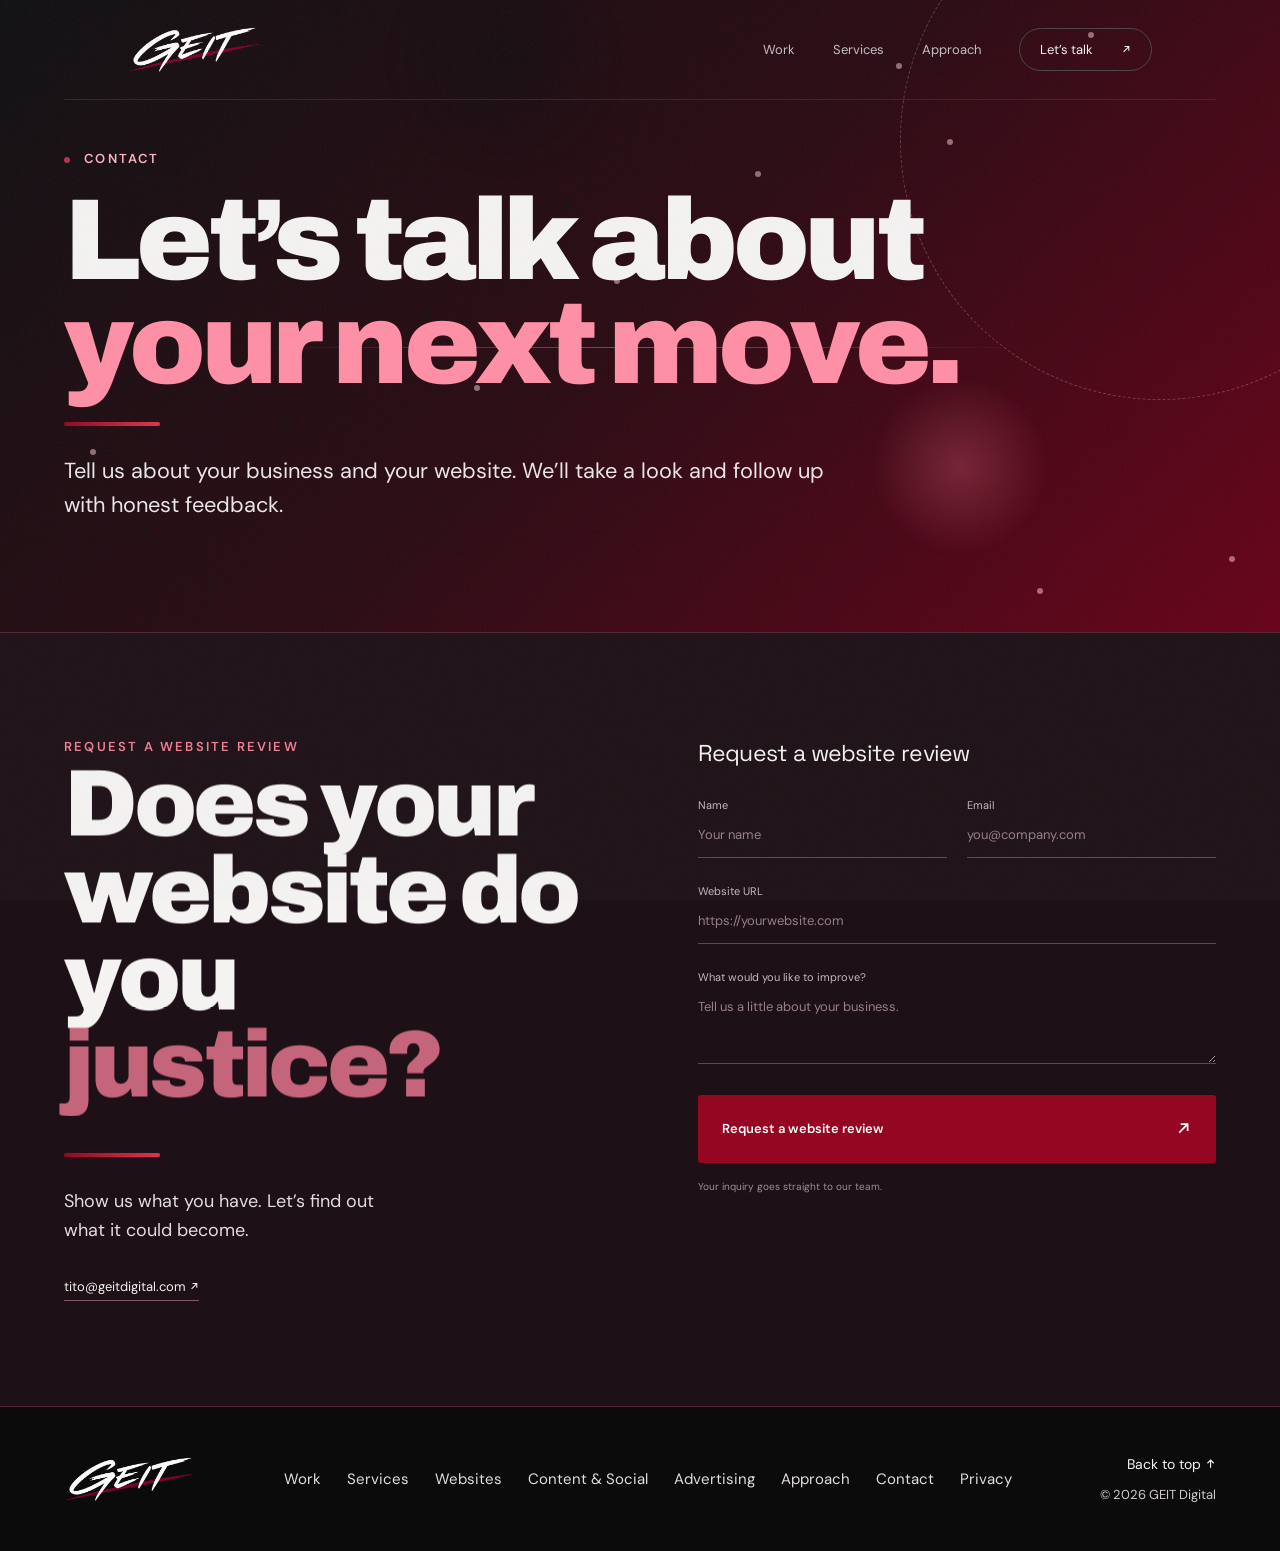
<file: contact.html>
<!doctype html>
<html lang="en"><head><meta charset="utf-8"><meta name="viewport" content="width=device-width, initial-scale=1"><meta name="theme-color" content="#0b0b0c"><meta name="description" content="Request a website review from GEIT Digital."><title>Contact — GEIT Digital</title><link rel="icon" href="/assets/geit-logo.png"><link rel="preconnect" href="https://fonts.googleapis.com"><link rel="preconnect" href="https://fonts.gstatic.com" crossorigin><link href="https://fonts.googleapis.com/css2?family=Archivo:wght@800;900&family=DM+Sans:wght@400;500;600;700&family=Space+Grotesk:wght@400;500;600;700&display=swap" rel="stylesheet"><link rel="stylesheet" href="/styles.css?v=20261107f"><script src="/script.js?v=20261107f" defer></script></head>
<body><a class="skip" href="#main">Skip to content</a><div class="cursor" aria-hidden="true"><span class="cursor-g">G</span></div>
<header class="header"><a class="brand" href="/" aria-label="GEIT Digital home"><img src="/assets/geit-logo.png" width="132" height="44" alt="GEIT Marketing"></a><button class="menu-toggle" aria-expanded="false" aria-controls="site-nav" aria-label="Open menu"><span></span><span></span></button><nav id="site-nav" aria-label="Main navigation"><a href="/work">Work</a><a href="/services">Services</a><a class="m-only sub" href="/websites">Websites</a><a class="m-only sub" href="/content-social">Content &amp; Social</a><a class="m-only sub" href="/advertising">Advertising</a><a href="/approach">Approach</a><a class="nav-cta" href="/contact">Let’s talk <span><svg class="ico" viewBox="0 0 16 16" aria-hidden="true"><path d="M4 12 12 4M5.5 4H12v6.5" fill="none" stroke="currentColor" stroke-width="1.6"/></svg></span></a></nav></header>
<main id="main"><section class="page-hero"><p class="eyebrow"><i></i> CONTACT</p><h1>Let’s talk about<br><span>your next move.</span></h1><i class="rule" aria-hidden="true"></i><p class="page-lede">Tell us about your business and your website. We’ll take a look and follow up with honest feedback.</p></section><section class="section review" id="review"><div class="review-copy reveal"><p class="eyebrow">REQUEST A WEBSITE REVIEW</p><h2>Does your<br>website do<br>you <em>justice?</em></h2><i class="rule" aria-hidden="true"></i><p>Show us what you have. Let’s find out<br>what it could become.</p><a href="mailto:tito@geitdigital.com">tito@geitdigital.com <svg class="ico" viewBox="0 0 16 16" aria-hidden="true"><path d="M4 12 12 4M5.5 4H12v6.5" fill="none" stroke="currentColor" stroke-width="1.6"/></svg></a></div><form id="review-form" class="reveal" action="https://formspree.io/f/xvkknqyy" method="POST"><input type="hidden" name="_subject" value="New inquiry from geitdigital.com"><p class="form-intro">Request a website review</p><div class="form-grid"><label>Name<input name="name" autocomplete="name" required placeholder="Your name"></label><label>Email<input name="email" type="email" autocomplete="email" required placeholder="you@company.com"></label></div><label>Website URL<input name="website" type="url" placeholder="https://yourwebsite.com" required></label><label>What would you like to improve?<textarea name="message" rows="3" placeholder="Tell us a little about your business."></textarea></label><button class="button" id="review-submit" type="submit">Request a website review <span><svg class="ico" viewBox="0 0 16 16" aria-hidden="true"><path d="M4 12 12 4M5.5 4H12v6.5" fill="none" stroke="currentColor" stroke-width="1.6"/></svg></span></button><p class="prototype-note">Your inquiry goes straight to our team.</p><p id="form-status" role="status" aria-live="polite"></p></form></section></main><footer><a href="/" class="brand"><img src="/assets/geit-logo.png" width="132" height="44" alt="GEIT Marketing" loading="lazy"></a><nav class="foot-nav" aria-label="Footer navigation"><a href="/work">Work</a><a href="/services">Services</a><a href="/websites">Websites</a><a href="/content-social">Content &amp; Social</a><a href="/advertising">Advertising</a><a href="/approach">Approach</a><a href="/contact" aria-current="page">Contact</a><a href="/privacy">Privacy</a></nav><div><a href="#main">Back to top <svg class="ico" viewBox="0 0 16 16" aria-hidden="true"><path d="M8 14V3M3.5 7.5 8 3l4.5 4.5" fill="none" stroke="currentColor" stroke-width="1.6"/></svg></a><p>© 2026 GEIT Digital</p></div></footer></body></html>
</file>
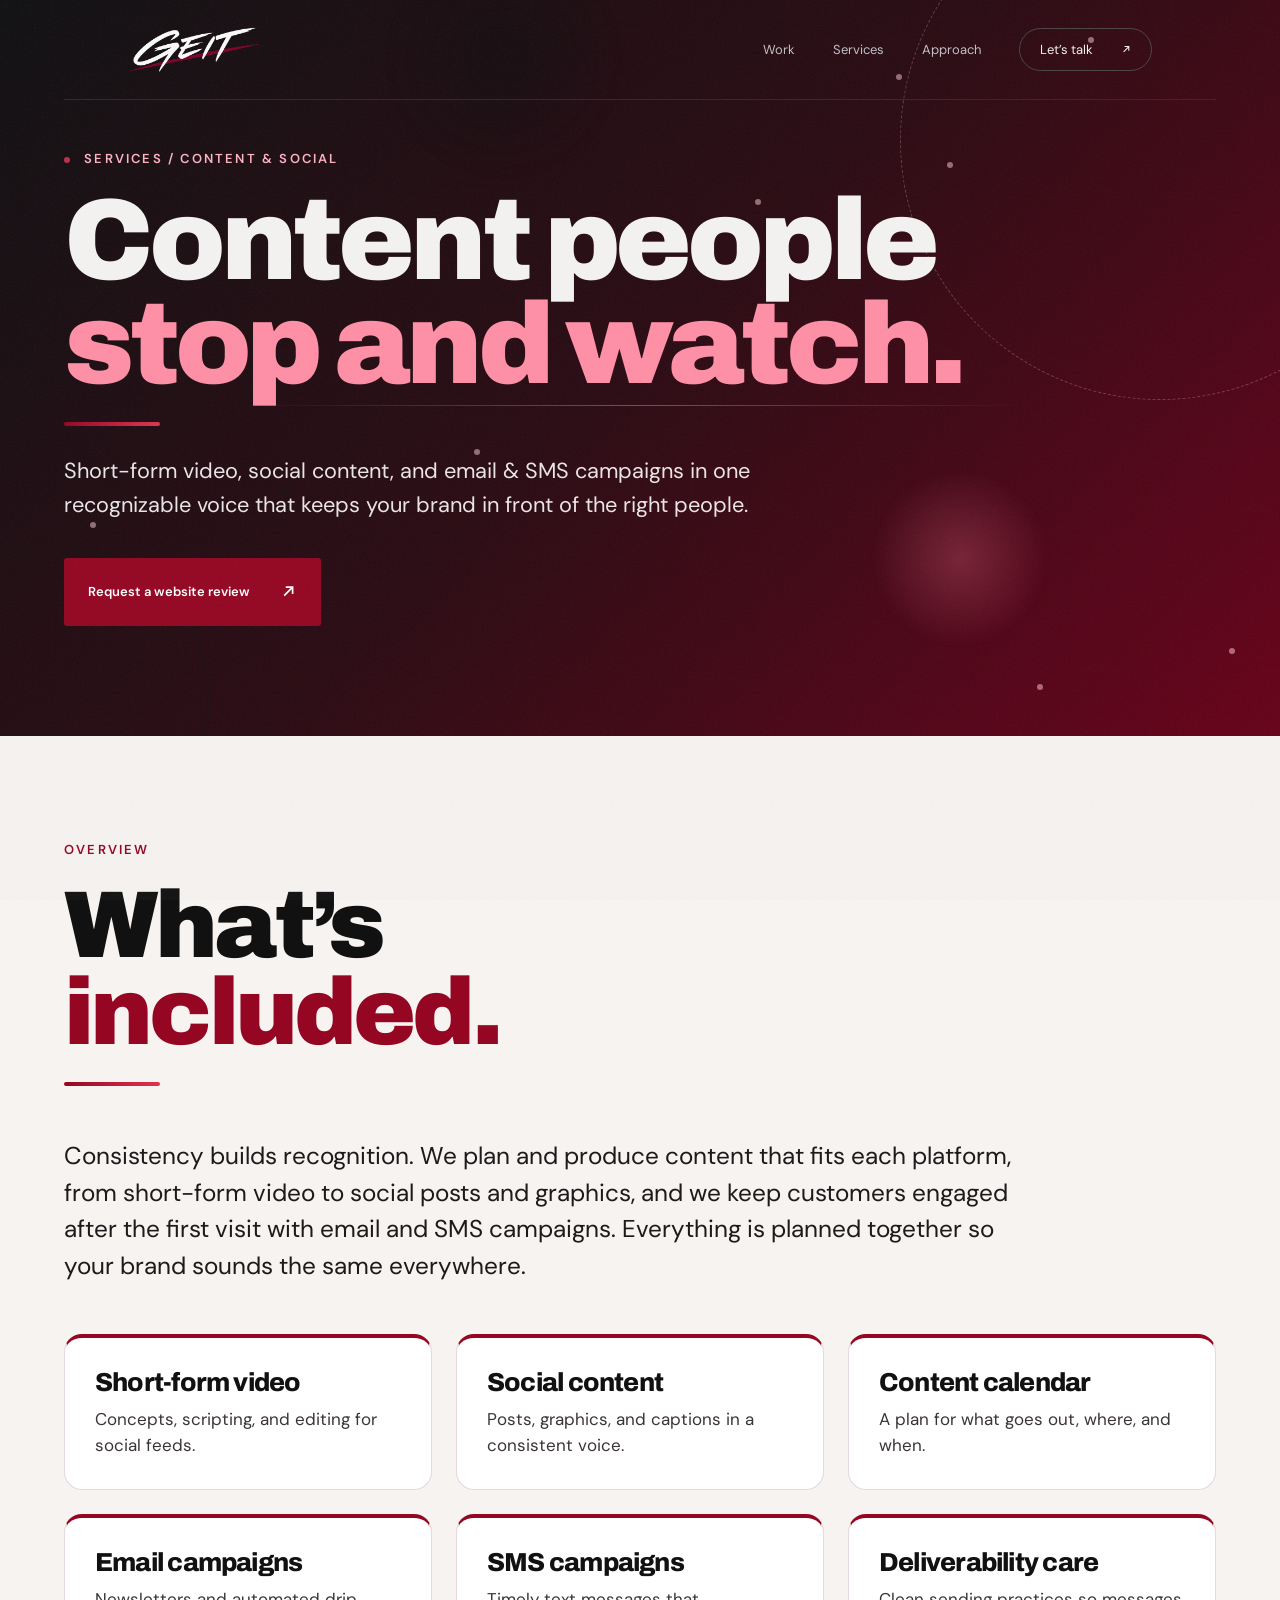
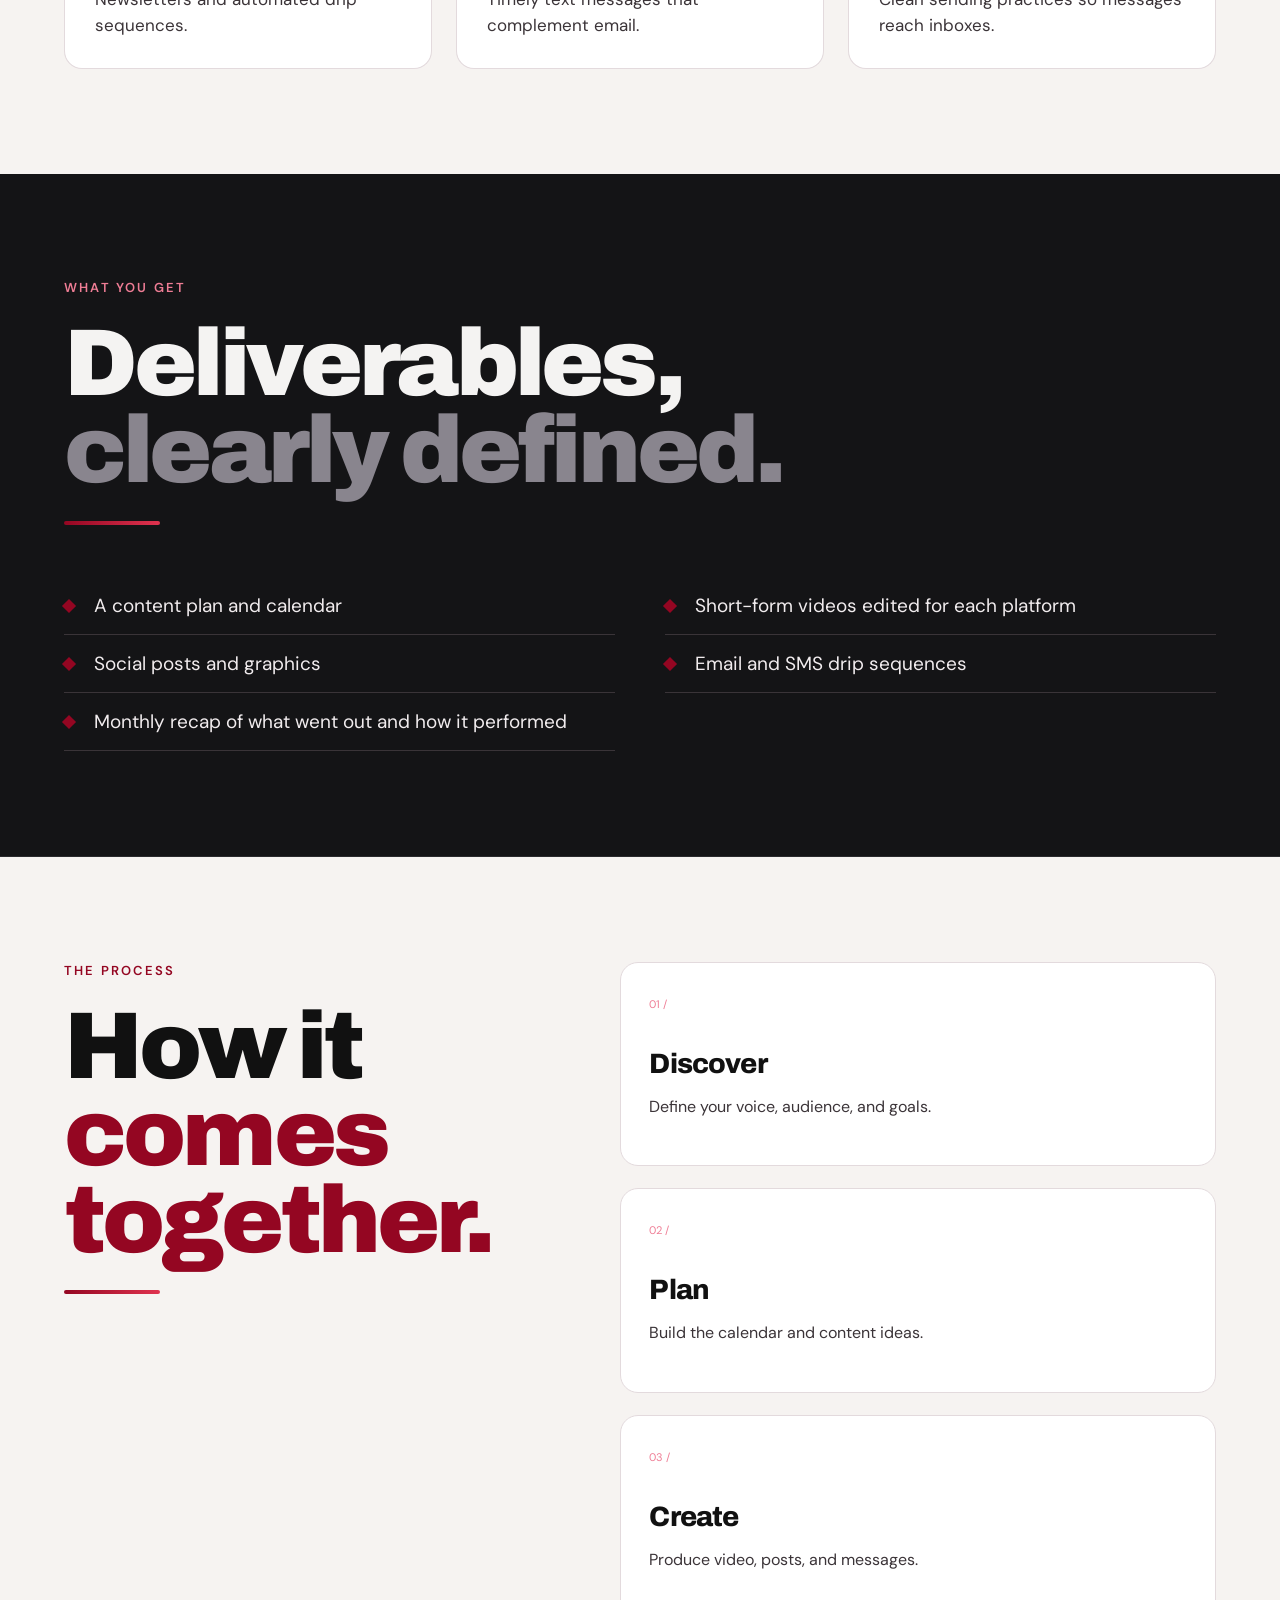
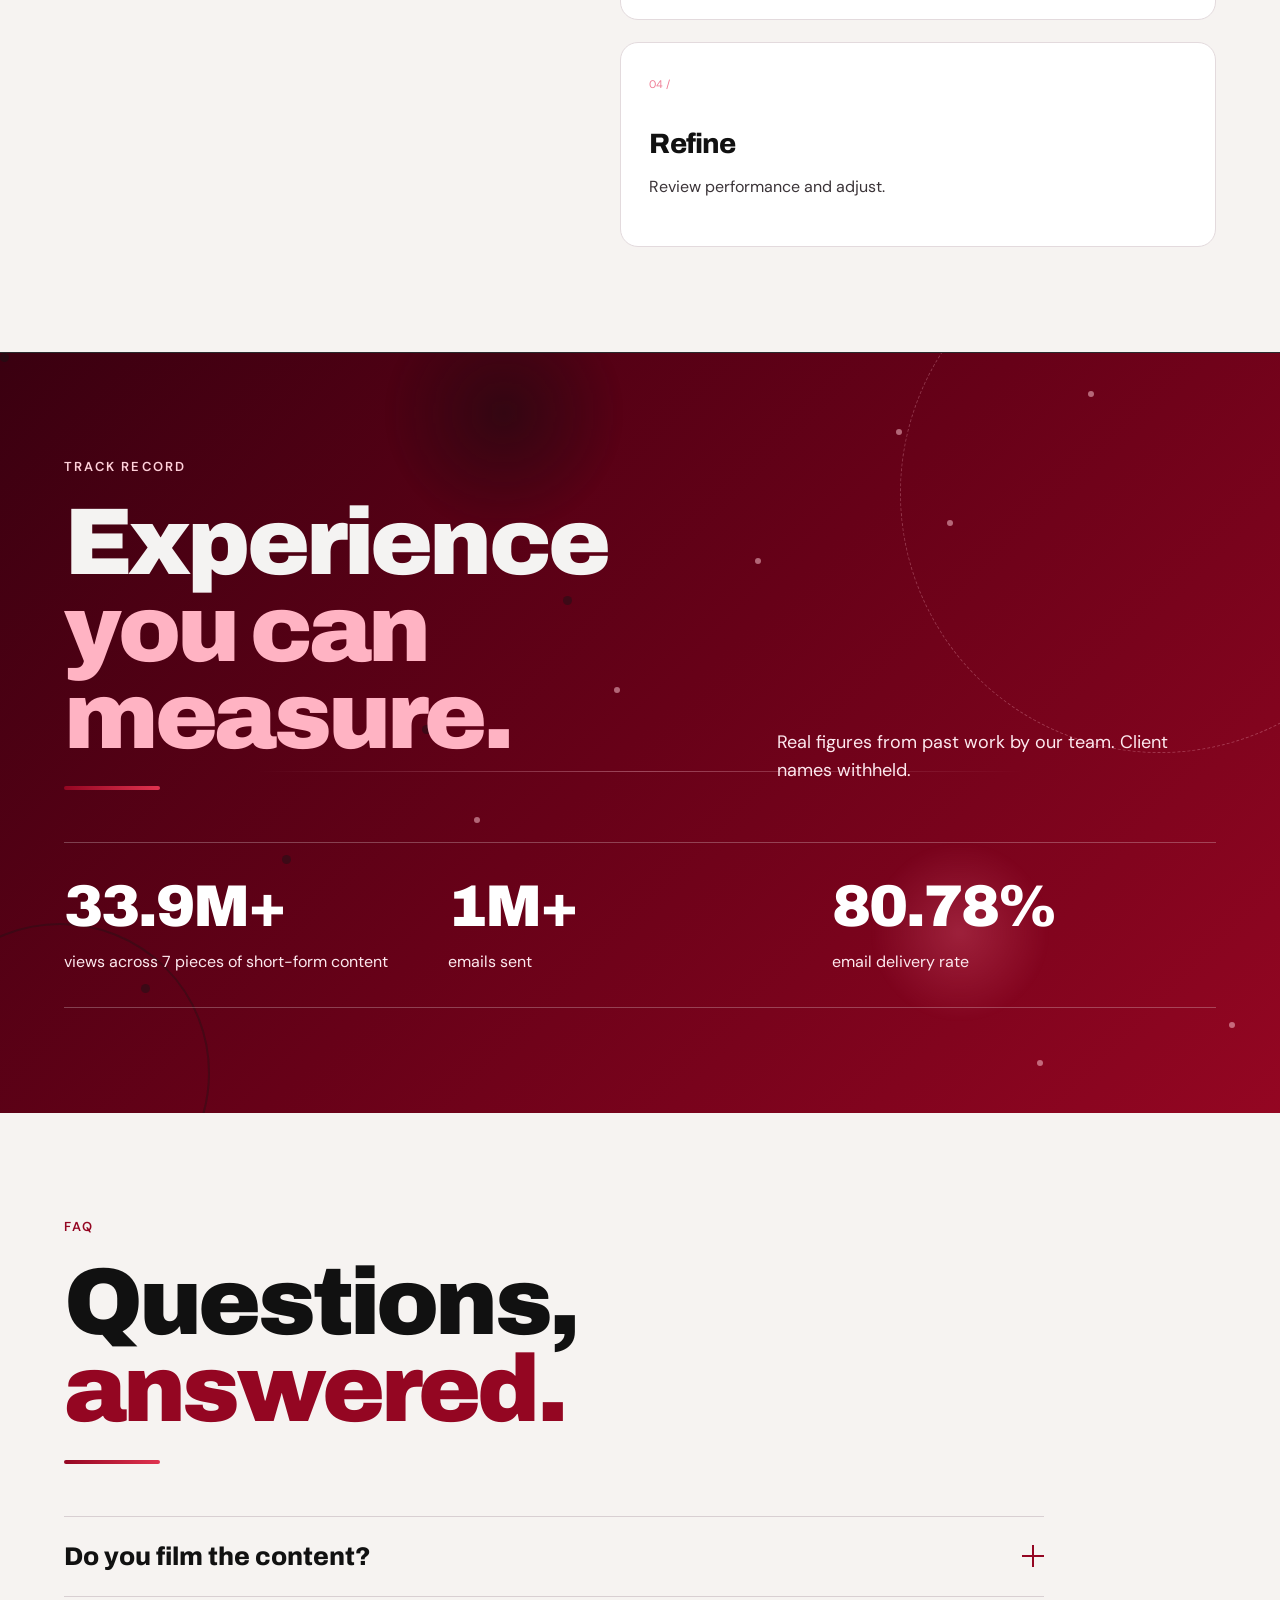
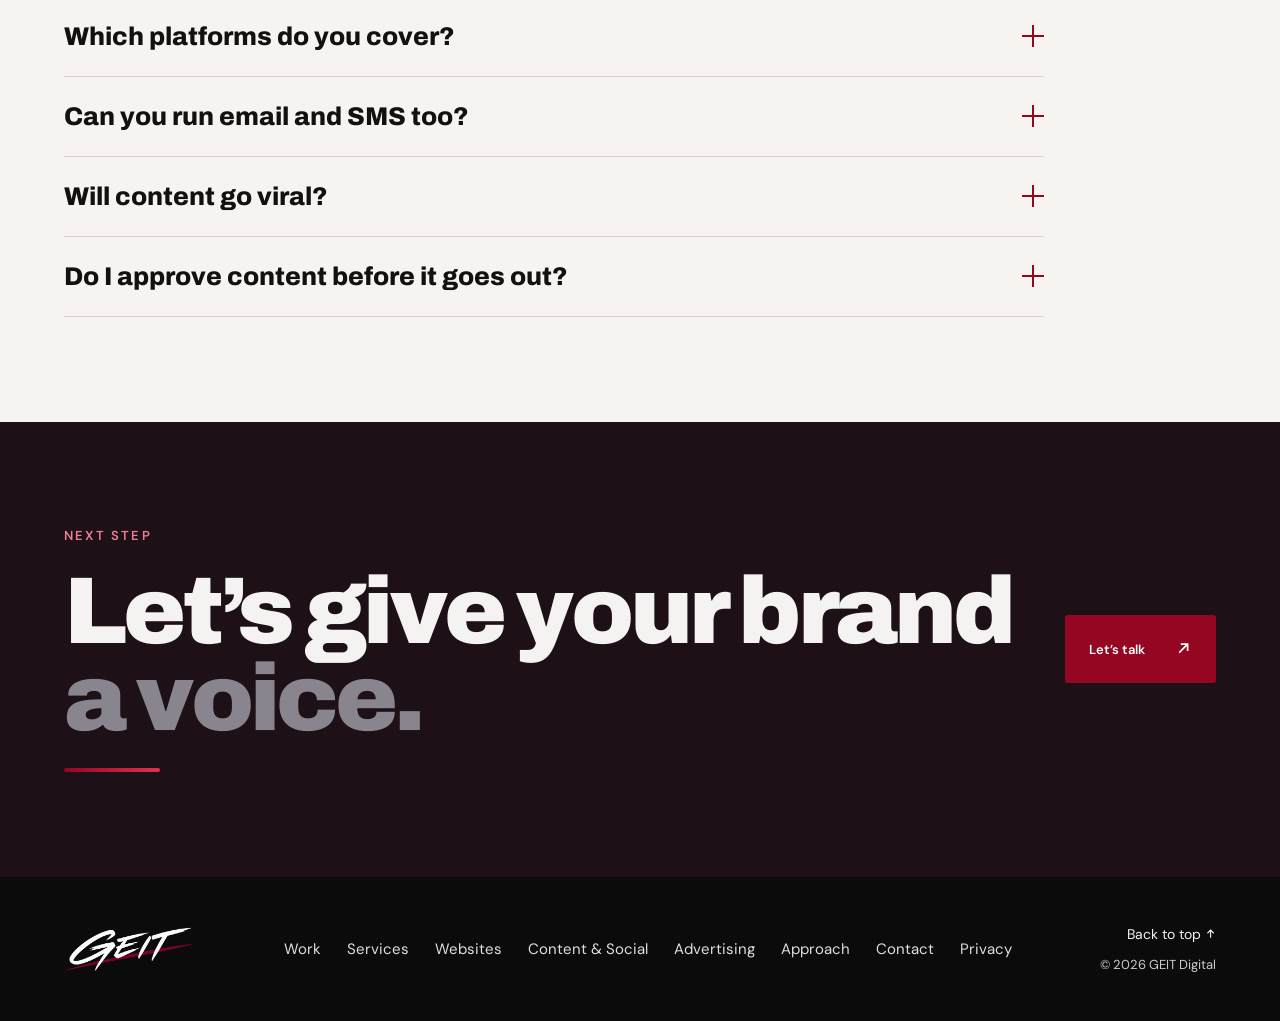
<file: content-social.html>
<!doctype html>
<html lang="en"><head><meta charset="utf-8"><meta name="viewport" content="width=device-width, initial-scale=1"><meta name="theme-color" content="#0b0b0c"><meta name="description" content="Short-form video, social content, and email & SMS from GEIT Digital."><title>Content & Social — GEIT Digital</title><link rel="icon" href="/assets/geit-logo.png"><link rel="preconnect" href="https://fonts.googleapis.com"><link rel="preconnect" href="https://fonts.gstatic.com" crossorigin><link href="https://fonts.googleapis.com/css2?family=Archivo:wght@800;900&family=DM+Sans:wght@400;500;600;700&family=Space+Grotesk:wght@400;500;600;700&display=swap" rel="stylesheet"><link rel="stylesheet" href="/styles.css?v=20261107f"><script src="/script.js?v=20261107f" defer></script></head>
<body><a class="skip" href="#main">Skip to content</a><div class="cursor" aria-hidden="true"><span class="cursor-g">G</span></div>
<header class="header"><a class="brand" href="/" aria-label="GEIT Digital home"><img src="/assets/geit-logo.png" width="132" height="44" alt="GEIT Marketing"></a><button class="menu-toggle" aria-expanded="false" aria-controls="site-nav" aria-label="Open menu"><span></span><span></span></button><nav id="site-nav" aria-label="Main navigation"><a href="/work">Work</a><a href="/services">Services</a><a class="m-only sub" href="/websites">Websites</a><a class="m-only sub" href="/content-social" aria-current="page">Content &amp; Social</a><a class="m-only sub" href="/advertising">Advertising</a><a href="/approach">Approach</a><a class="nav-cta" href="/contact">Let’s talk <span><svg class="ico" viewBox="0 0 16 16" aria-hidden="true"><path d="M4 12 12 4M5.5 4H12v6.5" fill="none" stroke="currentColor" stroke-width="1.6"/></svg></span></a></nav></header>
<main id="main"><section class="page-hero"><p class="eyebrow"><i></i> SERVICES / CONTENT & SOCIAL</p><h1>Content people<br><span>stop and watch.</span></h1><i class="rule" aria-hidden="true"></i><p class="page-lede">Short-form video, social content, and email & SMS campaigns in one recognizable voice that keeps your brand in front of the right people.</p><div class="hero-actions"><a class="button" href="/contact">Request a website review <span><svg class="ico" viewBox="0 0 16 16" aria-hidden="true"><path d="M4 12 12 4M5.5 4H12v6.5" fill="none" stroke="currentColor" stroke-width="1.6"/></svg></span></a></div></section><section class="section light svc-overview"><div class="section-heading reveal"><div><p class="eyebrow">OVERVIEW</p><h2>What’s<br><span>included.</span></h2><i class="rule" aria-hidden="true"></i></div></div><p class="overview-text reveal">Consistency builds recognition. We plan and produce content that fits each platform, from short-form video to social posts and graphics, and we keep customers engaged after the first visit with email and SMS campaigns. Everything is planned together so your brand sounds the same everywhere.</p><div class="inc-grid"><article class="inc-card reveal"><h3>Short-form video</h3><p>Concepts, scripting, and editing for social feeds.</p></article><article class="inc-card reveal"><h3>Social content</h3><p>Posts, graphics, and captions in a consistent voice.</p></article><article class="inc-card reveal"><h3>Content calendar</h3><p>A plan for what goes out, where, and when.</p></article><article class="inc-card reveal"><h3>Email campaigns</h3><p>Newsletters and automated drip sequences.</p></article><article class="inc-card reveal"><h3>SMS campaigns</h3><p>Timely text messages that complement email.</p></article><article class="inc-card reveal"><h3>Deliverability care</h3><p>Clean sending practices so messages reach inboxes.</p></article></div></section><section class="section deliv"><div class="section-heading reveal"><div><p class="eyebrow">WHAT YOU GET</p><h2>Deliverables,<br><span>clearly defined.</span></h2><i class="rule" aria-hidden="true"></i></div></div><ul class="svc-list deliv-list"><li>A content plan and calendar</li><li>Short-form videos edited for each platform</li><li>Social posts and graphics</li><li>Email and SMS drip sequences</li><li>Monthly recap of what went out and how it performed</li></ul></section><section class="section approach light svc-process"><div class="section-heading reveal"><div><p class="eyebrow">THE PROCESS</p><h2>How it<br><span>comes together.</span></h2><i class="rule" aria-hidden="true"></i></div></div><div class="steps"><article class="reveal"><span>01 /</span><h3>Discover</h3><p>Define your voice, audience, and goals.</p></article><article class="reveal"><span>02 /</span><h3>Plan</h3><p>Build the calendar and content ideas.</p></article><article class="reveal"><span>03 /</span><h3>Create</h3><p>Produce video, posts, and messages.</p></article><article class="reveal"><span>04 /</span><h3>Refine</h3><p>Review performance and adjust.</p></article></div></section><section class="section svc-proof"><div class="section-heading reveal"><div><p class="eyebrow">TRACK RECORD</p><h2>Experience<br><span>you can measure.</span></h2><i class="rule" aria-hidden="true"></i></div><p>Real figures from past work by our team. Client names withheld.</p></div><div class="stats stats-n"><div class="stat reveal"><b data-count="41.9" data-dec="1" data-suf="M+">41.9M+</b><p>views across 7 pieces of short-form content</p></div><div class="stat reveal"><b data-count="1" data-suf="M+">1M+</b><p>emails sent</p></div><div class="stat reveal"><b data-count="99.85" data-dec="2" data-suf="%">99.85%</b><p>email delivery rate</p></div></div></section><section class="section light faqs"><div class="section-heading reveal"><div><p class="eyebrow">FAQ</p><h2>Questions,<br><span>answered.</span></h2><i class="rule" aria-hidden="true"></i></div></div><div class="faq-list"><details class="faq reveal"><summary>Do you film the content?<i aria-hidden="true"></i></summary><p>It depends on the project. We can plan and edit content you capture, or help coordinate production.</p></details><details class="faq reveal"><summary>Which platforms do you cover?<i aria-hidden="true"></i></summary><p>We focus on the platforms where your audience spends time, such as Instagram, Facebook, and TikTok.</p></details><details class="faq reveal"><summary>Can you run email and SMS too?<i aria-hidden="true"></i></summary><p>Yes. Email and SMS drip campaigns are part of this service.</p></details><details class="faq reveal"><summary>Will content go viral?<i aria-hidden="true"></i></summary><p>No one can promise that. We focus on content that is consistent, on-brand, and built for each platform.</p></details><details class="faq reveal"><summary>Do I approve content before it goes out?<i aria-hidden="true"></i></summary><p>Yes. Nothing is published without your approval.</p></details></div></section><section class="section page-cta"><div class="section-heading reveal"><div><p class="eyebrow">NEXT STEP</p><h2>Let’s give your brand<br><span>a voice.</span></h2><i class="rule" aria-hidden="true"></i></div><a class="button" href="/contact">Let’s talk <span><svg class="ico" viewBox="0 0 16 16" aria-hidden="true"><path d="M4 12 12 4M5.5 4H12v6.5" fill="none" stroke="currentColor" stroke-width="1.6"/></svg></span></a></div></section></main><footer><a href="/" class="brand"><img src="/assets/geit-logo.png" width="132" height="44" alt="GEIT Marketing" loading="lazy"></a><nav class="foot-nav" aria-label="Footer navigation"><a href="/work">Work</a><a href="/services">Services</a><a href="/websites">Websites</a><a href="/content-social" aria-current="page">Content &amp; Social</a><a href="/advertising">Advertising</a><a href="/approach">Approach</a><a href="/contact">Contact</a><a href="/privacy">Privacy</a></nav><div><a href="#main">Back to top <svg class="ico" viewBox="0 0 16 16" aria-hidden="true"><path d="M8 14V3M3.5 7.5 8 3l4.5 4.5" fill="none" stroke="currentColor" stroke-width="1.6"/></svg></a><p>© 2026 GEIT Digital</p></div></footer></body></html>
</file>
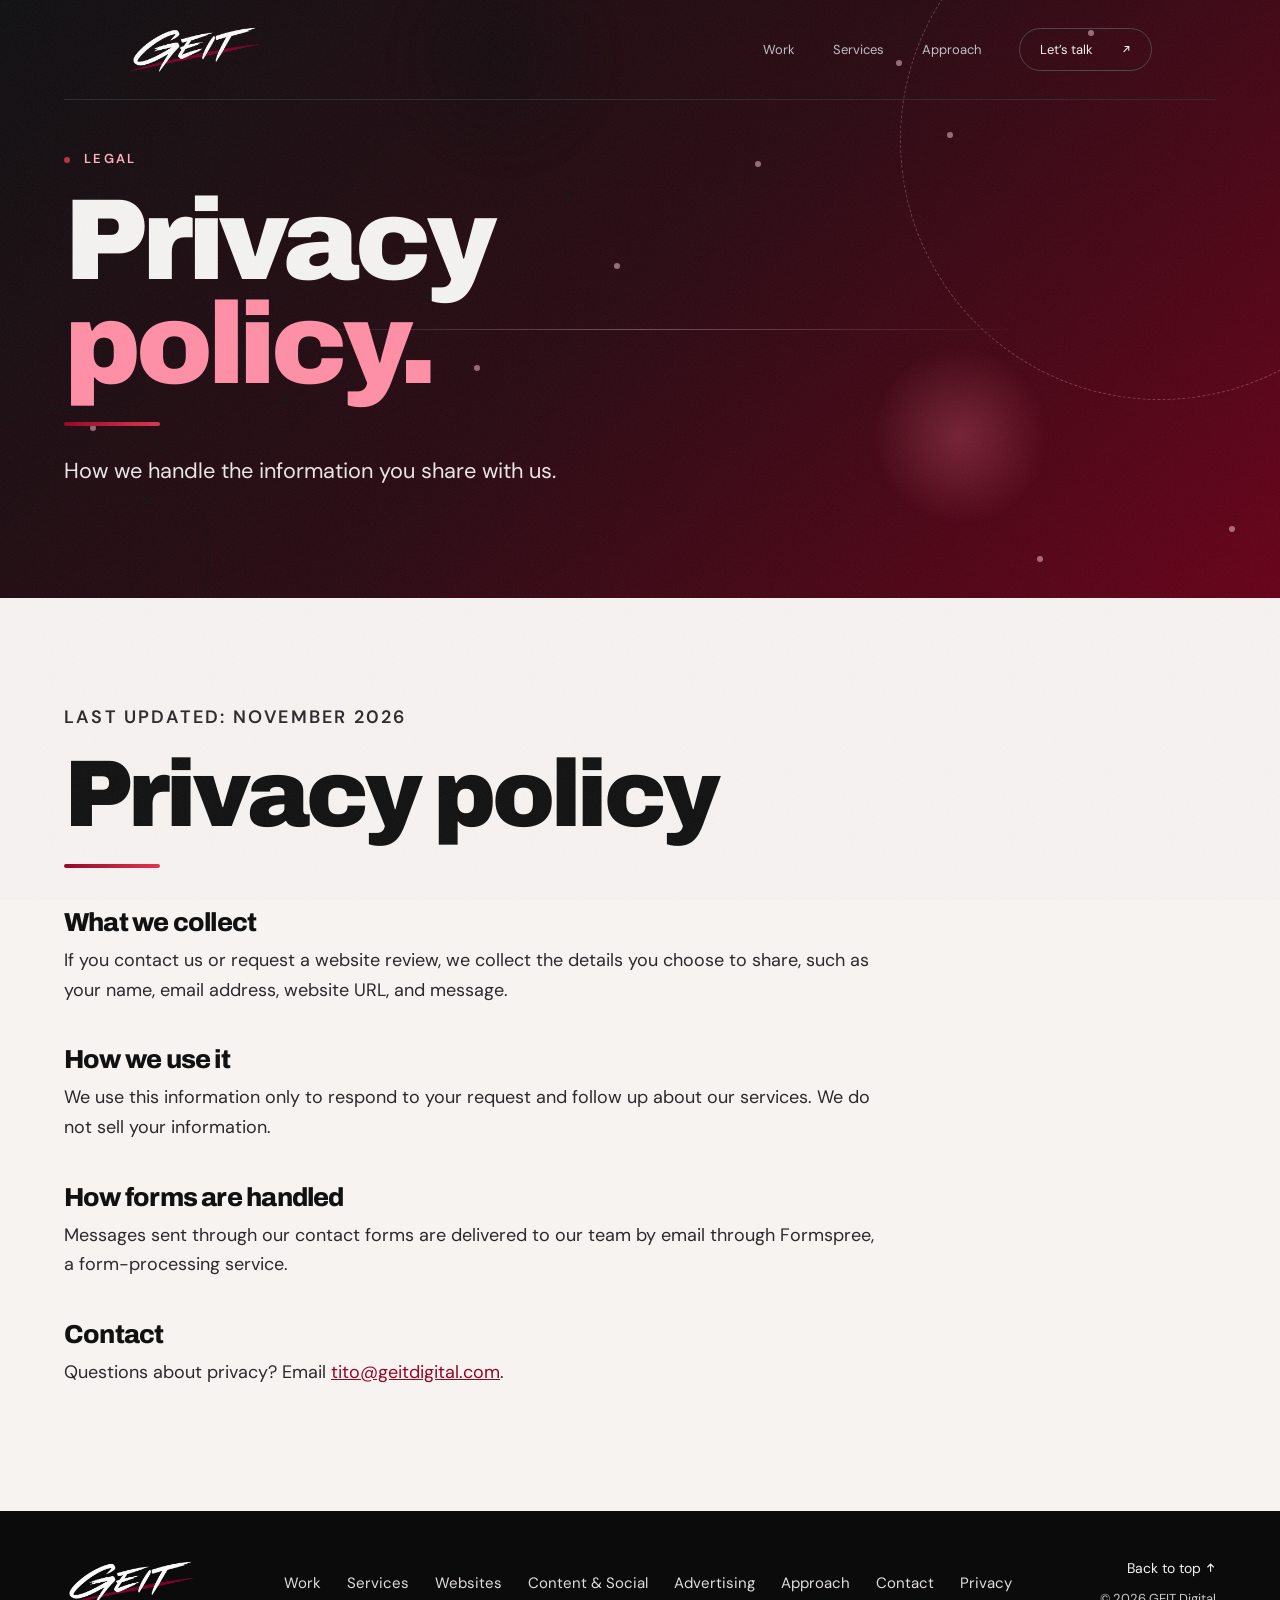
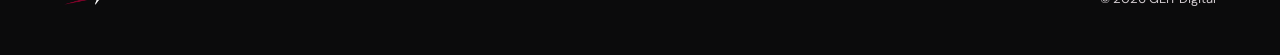
<file: privacy.html>
<!doctype html>
<html lang="en"><head><meta charset="utf-8"><meta name="viewport" content="width=device-width, initial-scale=1"><meta name="theme-color" content="#0b0b0c"><meta name="description" content="Privacy policy for GEIT Digital."><title>Privacy policy — GEIT Digital</title><link rel="icon" href="/assets/geit-logo.png"><link rel="preconnect" href="https://fonts.googleapis.com"><link rel="preconnect" href="https://fonts.gstatic.com" crossorigin><link href="https://fonts.googleapis.com/css2?family=Archivo:wght@800;900&family=DM+Sans:wght@400;500;600;700&family=Space+Grotesk:wght@400;500;600;700&display=swap" rel="stylesheet"><link rel="stylesheet" href="/styles.css?v=20261107f"><script src="/script.js?v=20261107f" defer></script></head>
<body><a class="skip" href="#main">Skip to content</a><div class="cursor" aria-hidden="true"><span class="cursor-g">G</span></div>
<header class="header"><a class="brand" href="/" aria-label="GEIT Digital home"><img src="/assets/geit-logo.png" width="132" height="44" alt="GEIT Marketing"></a><button class="menu-toggle" aria-expanded="false" aria-controls="site-nav" aria-label="Open menu"><span></span><span></span></button><nav id="site-nav" aria-label="Main navigation"><a href="/work">Work</a><a href="/services">Services</a><a class="m-only sub" href="/websites">Websites</a><a class="m-only sub" href="/content-social">Content &amp; Social</a><a class="m-only sub" href="/advertising">Advertising</a><a href="/approach">Approach</a><a class="nav-cta" href="/contact">Let’s talk <span><svg class="ico" viewBox="0 0 16 16" aria-hidden="true"><path d="M4 12 12 4M5.5 4H12v6.5" fill="none" stroke="currentColor" stroke-width="1.6"/></svg></span></a></nav></header>
<main id="main"><section class="page-hero"><p class="eyebrow"><i></i> LEGAL</p><h1>Privacy<br><span>policy.</span></h1><i class="rule" aria-hidden="true"></i><p class="page-lede">How we handle the information you share with us.</p></section><section class="section legal light"><div class="legal-body reveal"><p class="eyebrow">LAST UPDATED: NOVEMBER 2026</p><h2>Privacy policy</h2><i class="rule" aria-hidden="true"></i><h3>What we collect</h3><p>If you contact us or request a website review, we collect the details you choose to share, such as your name, email address, website URL, and message.</p><h3>How we use it</h3><p>We use this information only to respond to your request and follow up about our services. We do not sell your information.</p><h3>How forms are handled</h3><p>Messages sent through our contact forms are delivered to our team by email through Formspree, a form-processing service.</p><h3>Contact</h3><p>Questions about privacy? Email <a href="mailto:tito@geitdigital.com">tito@geitdigital.com</a>.</p></div></section></main><footer><a href="/" class="brand"><img src="/assets/geit-logo.png" width="132" height="44" alt="GEIT Marketing" loading="lazy"></a><nav class="foot-nav" aria-label="Footer navigation"><a href="/work">Work</a><a href="/services">Services</a><a href="/websites">Websites</a><a href="/content-social">Content &amp; Social</a><a href="/advertising">Advertising</a><a href="/approach">Approach</a><a href="/contact">Contact</a><a href="/privacy" aria-current="page">Privacy</a></nav><div><a href="#main">Back to top <svg class="ico" viewBox="0 0 16 16" aria-hidden="true"><path d="M8 14V3M3.5 7.5 8 3l4.5 4.5" fill="none" stroke="currentColor" stroke-width="1.6"/></svg></a><p>© 2026 GEIT Digital</p></div></footer></body></html>
</file>
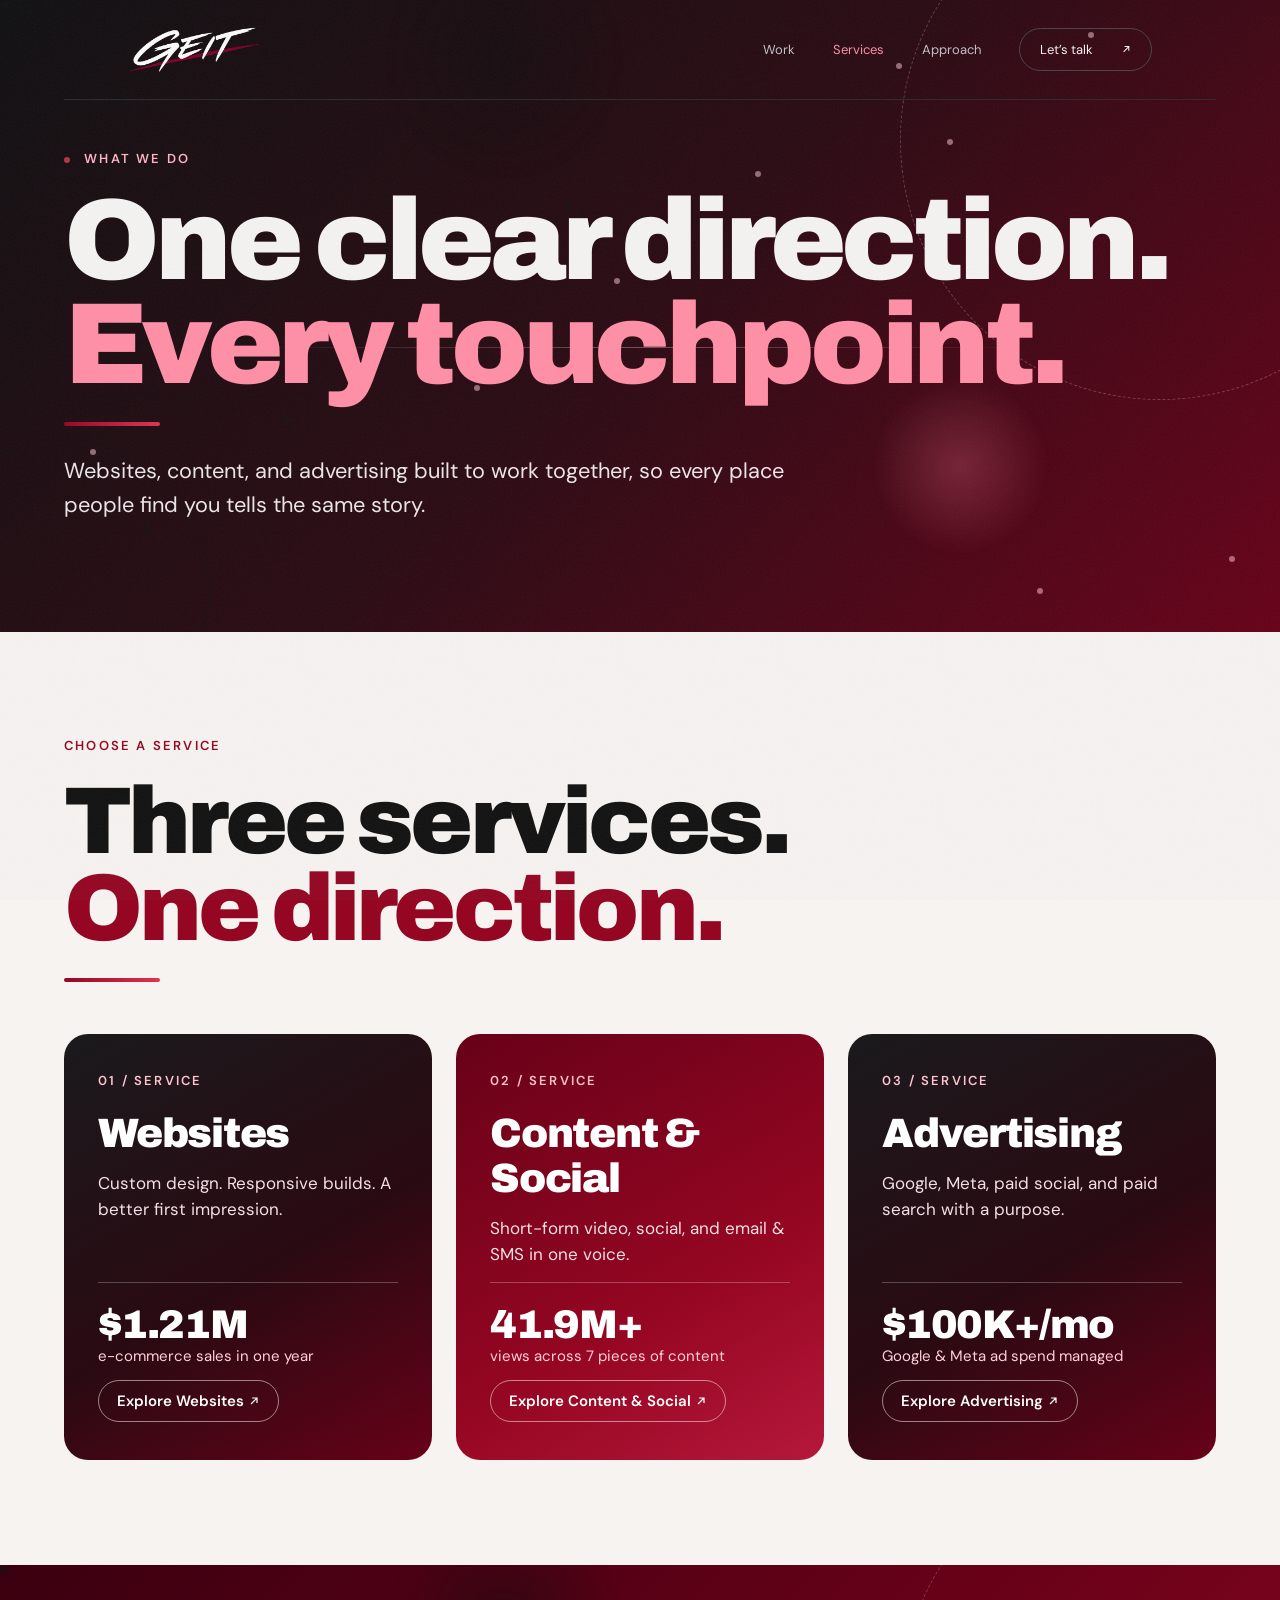
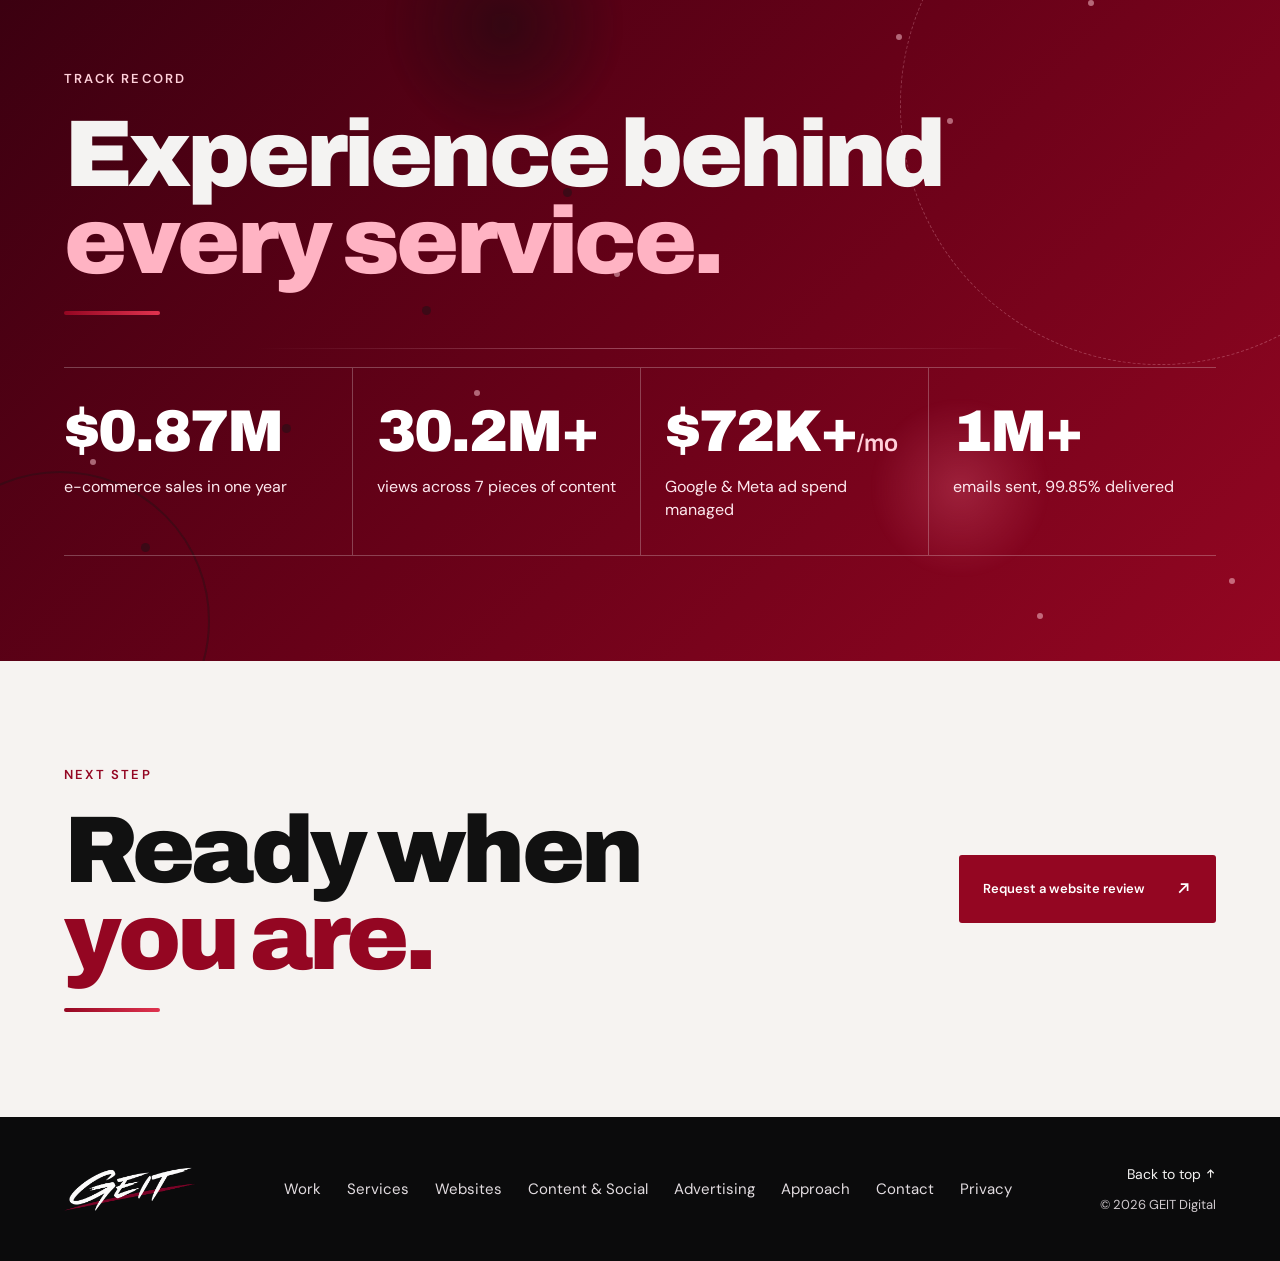
<file: services.html>
<!doctype html>
<html lang="en"><head><meta charset="utf-8"><meta name="viewport" content="width=device-width, initial-scale=1"><meta name="theme-color" content="#0b0b0c"><meta name="description" content="Websites, content and social, and advertising from GEIT Digital."><title>Services — GEIT Digital</title><link rel="icon" href="/assets/geit-logo.png"><link rel="preconnect" href="https://fonts.googleapis.com"><link rel="preconnect" href="https://fonts.gstatic.com" crossorigin><link href="https://fonts.googleapis.com/css2?family=Archivo:wght@800;900&family=DM+Sans:wght@400;500;600;700&family=Space+Grotesk:wght@400;500;600;700&display=swap" rel="stylesheet"><link rel="stylesheet" href="/styles.css?v=20261107f"><script src="/script.js?v=20261107f" defer></script></head>
<body><a class="skip" href="#main">Skip to content</a><div class="cursor" aria-hidden="true"><span class="cursor-g">G</span></div>
<header class="header"><a class="brand" href="/" aria-label="GEIT Digital home"><img src="/assets/geit-logo.png" width="132" height="44" alt="GEIT Marketing"></a><button class="menu-toggle" aria-expanded="false" aria-controls="site-nav" aria-label="Open menu"><span></span><span></span></button><nav id="site-nav" aria-label="Main navigation"><a href="/work">Work</a><a href="/services" aria-current="page">Services</a><a class="m-only sub" href="/websites">Websites</a><a class="m-only sub" href="/content-social">Content &amp; Social</a><a class="m-only sub" href="/advertising">Advertising</a><a href="/approach">Approach</a><a class="nav-cta" href="/contact">Let’s talk <span><svg class="ico" viewBox="0 0 16 16" aria-hidden="true"><path d="M4 12 12 4M5.5 4H12v6.5" fill="none" stroke="currentColor" stroke-width="1.6"/></svg></span></a></nav></header>
<main id="main"><section class="page-hero"><p class="eyebrow"><i></i> WHAT WE DO</p><h1>One clear direction.<br><span>Every touchpoint.</span></h1><i class="rule" aria-hidden="true"></i><p class="page-lede">Websites, content, and advertising built to work together, so every place people find you tells the same story.</p></section><section class="section light hub"><div class="section-heading reveal"><div><p class="eyebrow">CHOOSE A SERVICE</p><h2>Three services.<br><span>One direction.</span></h2><i class="rule" aria-hidden="true"></i></div></div><div class="hub-grid"><a class="hub-card reveal" href="/websites"><span class="case-num">01 / SERVICE</span><h3>Websites</h3><p>Custom design. Responsive builds. A better first impression.</p><span class="hub-stat"><b>$1.21M</b> e-commerce sales in one year</span><span class="case-more">Explore Websites <svg class="ico" viewBox="0 0 16 16" aria-hidden="true"><path d="M4 12 12 4M5.5 4H12v6.5" fill="none" stroke="currentColor" stroke-width="1.6"/></svg></span></a><a class="hub-card reveal" href="/content-social"><span class="case-num">02 / SERVICE</span><h3>Content &amp; Social</h3><p>Short-form video, social, and email &amp; SMS in one voice.</p><span class="hub-stat"><b>41.9M+</b> views across 7 pieces of content</span><span class="case-more">Explore Content &amp; Social <svg class="ico" viewBox="0 0 16 16" aria-hidden="true"><path d="M4 12 12 4M5.5 4H12v6.5" fill="none" stroke="currentColor" stroke-width="1.6"/></svg></span></a><a class="hub-card reveal" href="/advertising"><span class="case-num">03 / SERVICE</span><h3>Advertising</h3><p>Google, Meta, paid social, and paid search with a purpose.</p><span class="hub-stat"><b>$100K+/mo</b> Google &amp; Meta ad spend managed</span><span class="case-more">Explore Advertising <svg class="ico" viewBox="0 0 16 16" aria-hidden="true"><path d="M4 12 12 4M5.5 4H12v6.5" fill="none" stroke="currentColor" stroke-width="1.6"/></svg></span></a></div></section><section class="section svc-proof"><div class="section-heading reveal"><div><p class="eyebrow">TRACK RECORD</p><h2>Experience behind<br><span>every service.</span></h2><i class="rule" aria-hidden="true"></i></div></div><div class="stats"><div class="stat reveal"><b data-count="1.21" data-dec="2" data-pre="$" data-suf="M">$1.21M</b><p>e-commerce sales in one year</p></div><div class="stat reveal"><b data-count="41.9" data-dec="1" data-suf="M+">41.9M+</b><p>views across 7 pieces of content</p></div><div class="stat reveal"><b data-count="100" data-pre="$" data-suf="K+<small>/mo</small>">$100K+<small>/mo</small></b><p>Google &amp; Meta ad spend managed</p></div><div class="stat reveal"><b data-count="1" data-suf="M+">1M+</b><p>emails sent, 99.85% delivered</p></div></div></section><section class="section page-cta light"><div class="section-heading reveal"><div><p class="eyebrow">NEXT STEP</p><h2>Ready when<br><span>you are.</span></h2><i class="rule" aria-hidden="true"></i></div><a class="button" href="/contact">Request a website review <span><svg class="ico" viewBox="0 0 16 16" aria-hidden="true"><path d="M4 12 12 4M5.5 4H12v6.5" fill="none" stroke="currentColor" stroke-width="1.6"/></svg></span></a></div></section></main><footer><a href="/" class="brand"><img src="/assets/geit-logo.png" width="132" height="44" alt="GEIT Marketing" loading="lazy"></a><nav class="foot-nav" aria-label="Footer navigation"><a href="/work">Work</a><a href="/services">Services</a><a href="/websites">Websites</a><a href="/content-social">Content &amp; Social</a><a href="/advertising">Advertising</a><a href="/approach">Approach</a><a href="/contact">Contact</a><a href="/privacy">Privacy</a></nav><div><a href="#main">Back to top <svg class="ico" viewBox="0 0 16 16" aria-hidden="true"><path d="M8 14V3M3.5 7.5 8 3l4.5 4.5" fill="none" stroke="currentColor" stroke-width="1.6"/></svg></a><p>© 2026 GEIT Digital</p></div></footer></body></html>
</file>
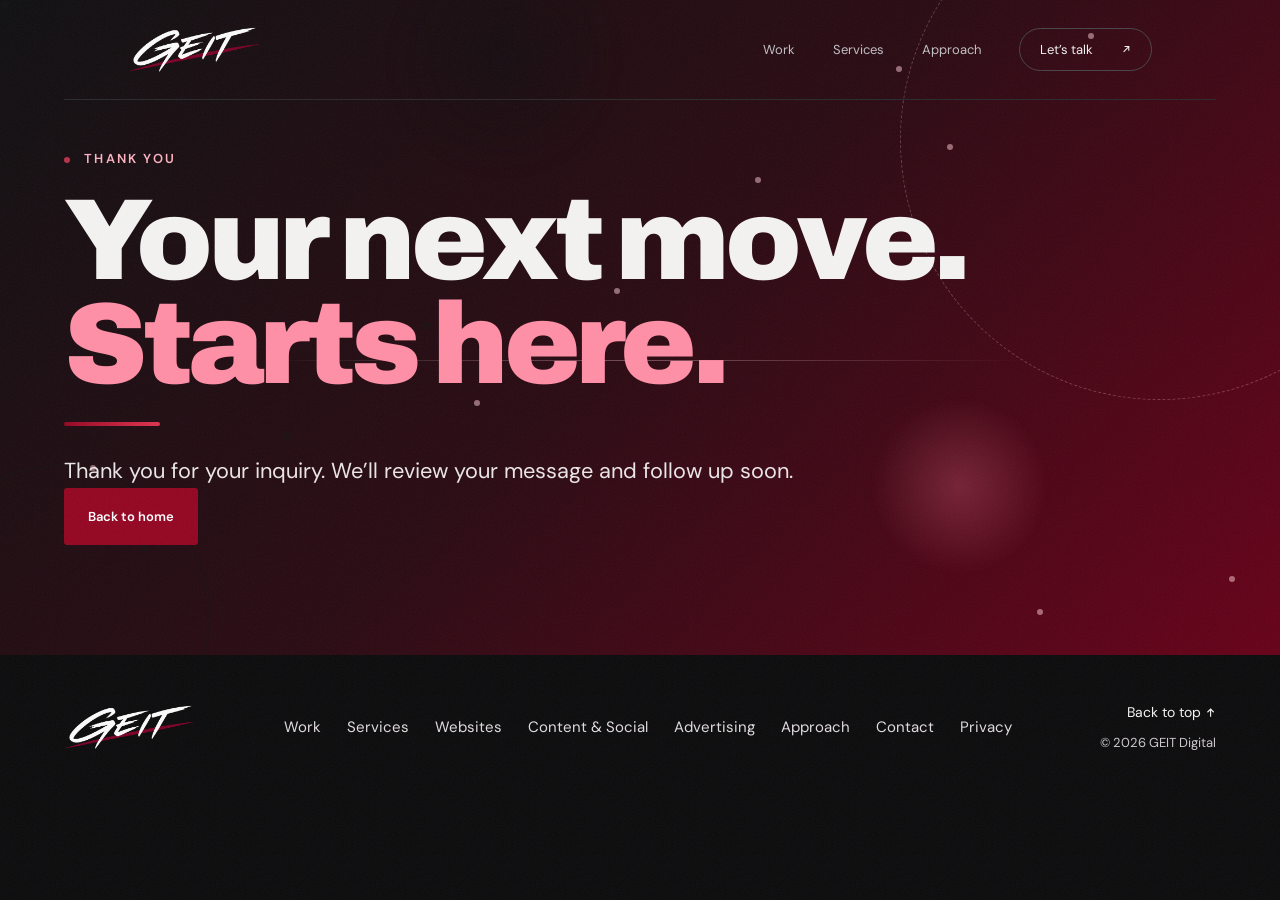
<file: thanks.html>
<!doctype html>
<html lang="en"><head><meta charset="utf-8"><meta name="viewport" content="width=device-width, initial-scale=1"><meta name="theme-color" content="#0b0b0c"><meta name="description" content="Thank you for contacting GEIT Digital."><title>Thank you — GEIT Digital</title><link rel="icon" href="/assets/geit-logo.png"><link rel="preconnect" href="https://fonts.googleapis.com"><link rel="preconnect" href="https://fonts.gstatic.com" crossorigin><link href="https://fonts.googleapis.com/css2?family=Archivo:wght@800;900&family=DM+Sans:wght@400;500;600;700&family=Space+Grotesk:wght@400;500;600;700&display=swap" rel="stylesheet"><link rel="stylesheet" href="/styles.css?v=20261107f"><script src="/script.js?v=20261107f" defer></script></head>
<body><a class="skip" href="#main">Skip to content</a><div class="cursor" aria-hidden="true"><span class="cursor-g">G</span></div>
<header class="header"><a class="brand" href="/" aria-label="GEIT Digital home"><img src="/assets/geit-logo.png" width="132" height="44" alt="GEIT Marketing"></a><button class="menu-toggle" aria-expanded="false" aria-controls="site-nav" aria-label="Open menu"><span></span><span></span></button><nav id="site-nav" aria-label="Main navigation"><a href="/work">Work</a><a href="/services">Services</a><a class="m-only sub" href="/websites">Websites</a><a class="m-only sub" href="/content-social">Content &amp; Social</a><a class="m-only sub" href="/advertising">Advertising</a><a href="/approach">Approach</a><a class="nav-cta" href="/contact">Let’s talk <span><svg class="ico" viewBox="0 0 16 16" aria-hidden="true"><path d="M4 12 12 4M5.5 4H12v6.5" fill="none" stroke="currentColor" stroke-width="1.6"/></svg></span></a></nav></header>
<main id="main"><section class="page-hero"><p class="eyebrow"><i></i> THANK YOU</p><h1>Your next move.<br><span>Starts here.</span></h1><i class="rule" aria-hidden="true"></i><p class="page-lede">Thank you for your inquiry. We’ll review your message and follow up soon.</p><a class="button" href="/">Back to home</a></section></main><footer><a href="/" class="brand"><img src="/assets/geit-logo.png" width="132" height="44" alt="GEIT Marketing" loading="lazy"></a><nav class="foot-nav" aria-label="Footer navigation"><a href="/work">Work</a><a href="/services">Services</a><a href="/websites">Websites</a><a href="/content-social">Content &amp; Social</a><a href="/advertising">Advertising</a><a href="/approach">Approach</a><a href="/contact" aria-current="page">Contact</a><a href="/privacy">Privacy</a></nav><div><a href="#main">Back to top <svg class="ico" viewBox="0 0 16 16" aria-hidden="true"><path d="M8 14V3M3.5 7.5 8 3l4.5 4.5" fill="none" stroke="currentColor" stroke-width="1.6"/></svg></a><p>© 2026 GEIT Digital</p></div></footer></body></html>
</file>
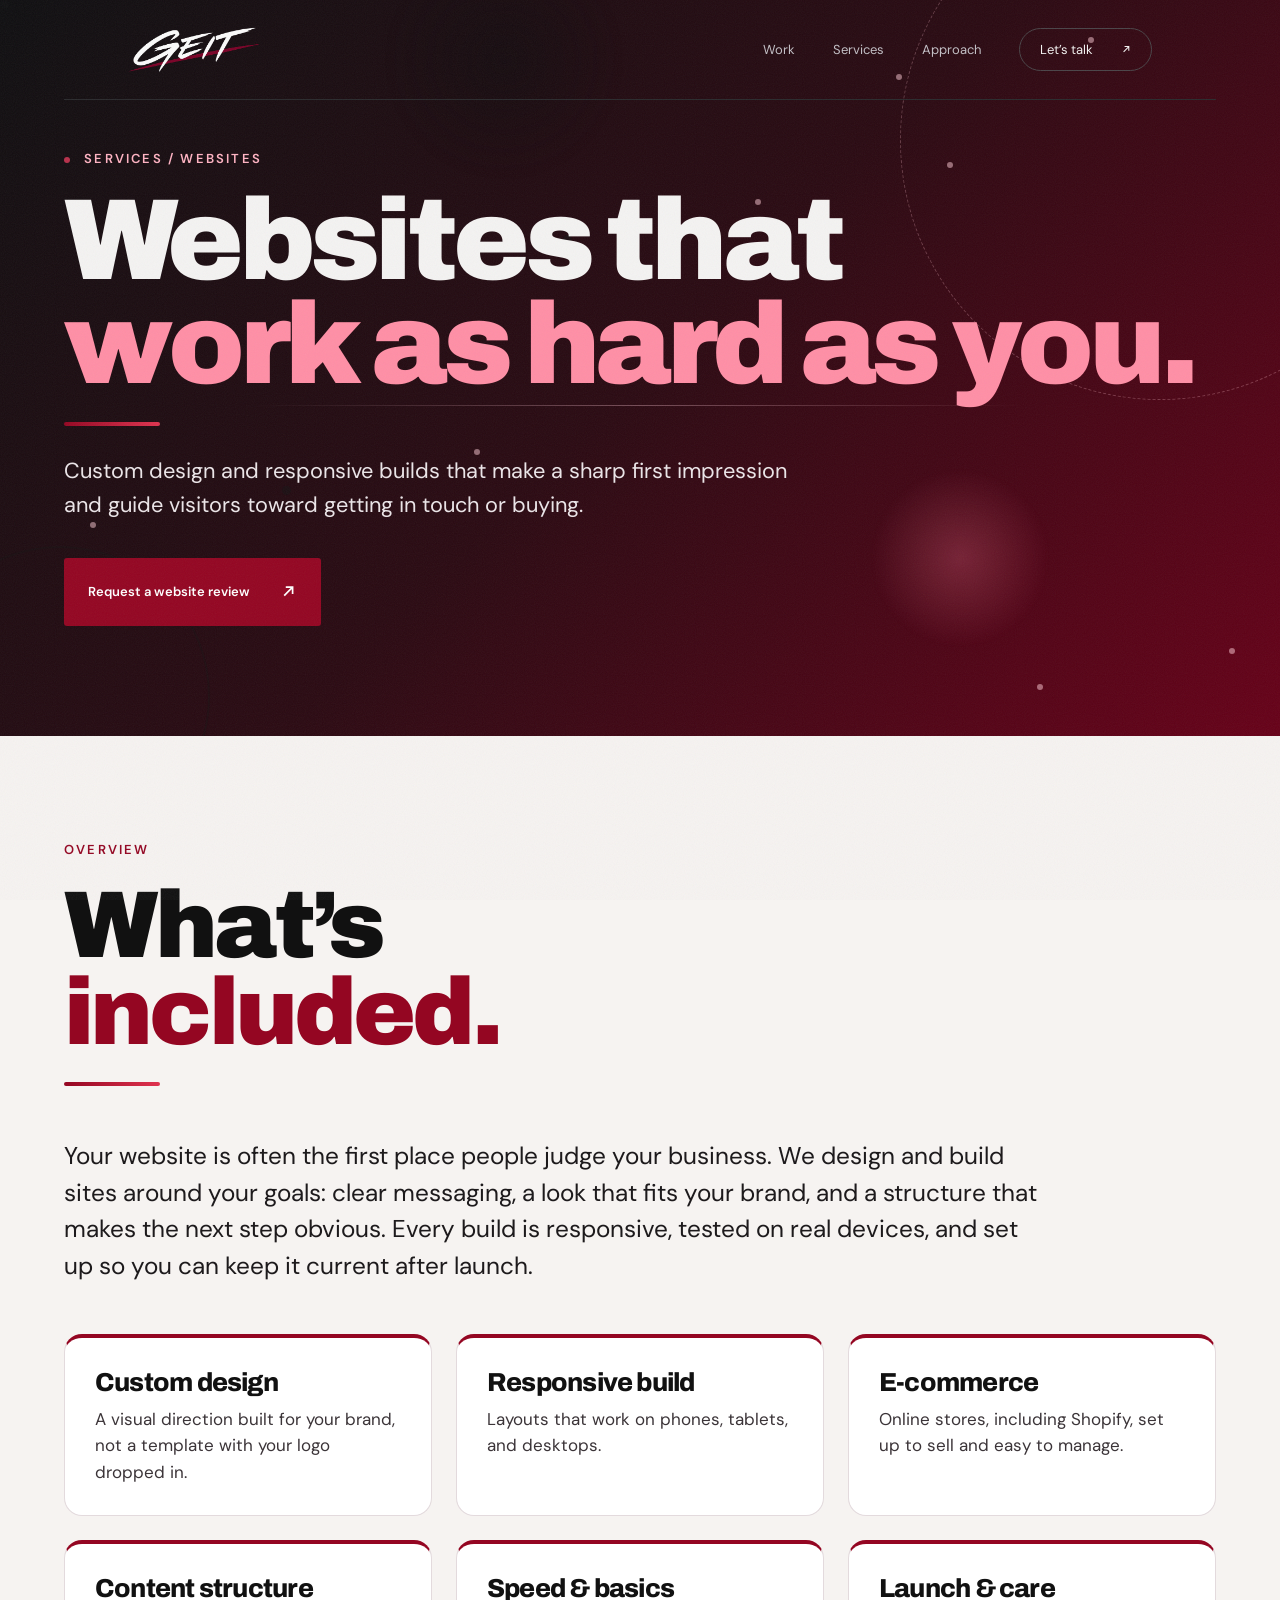
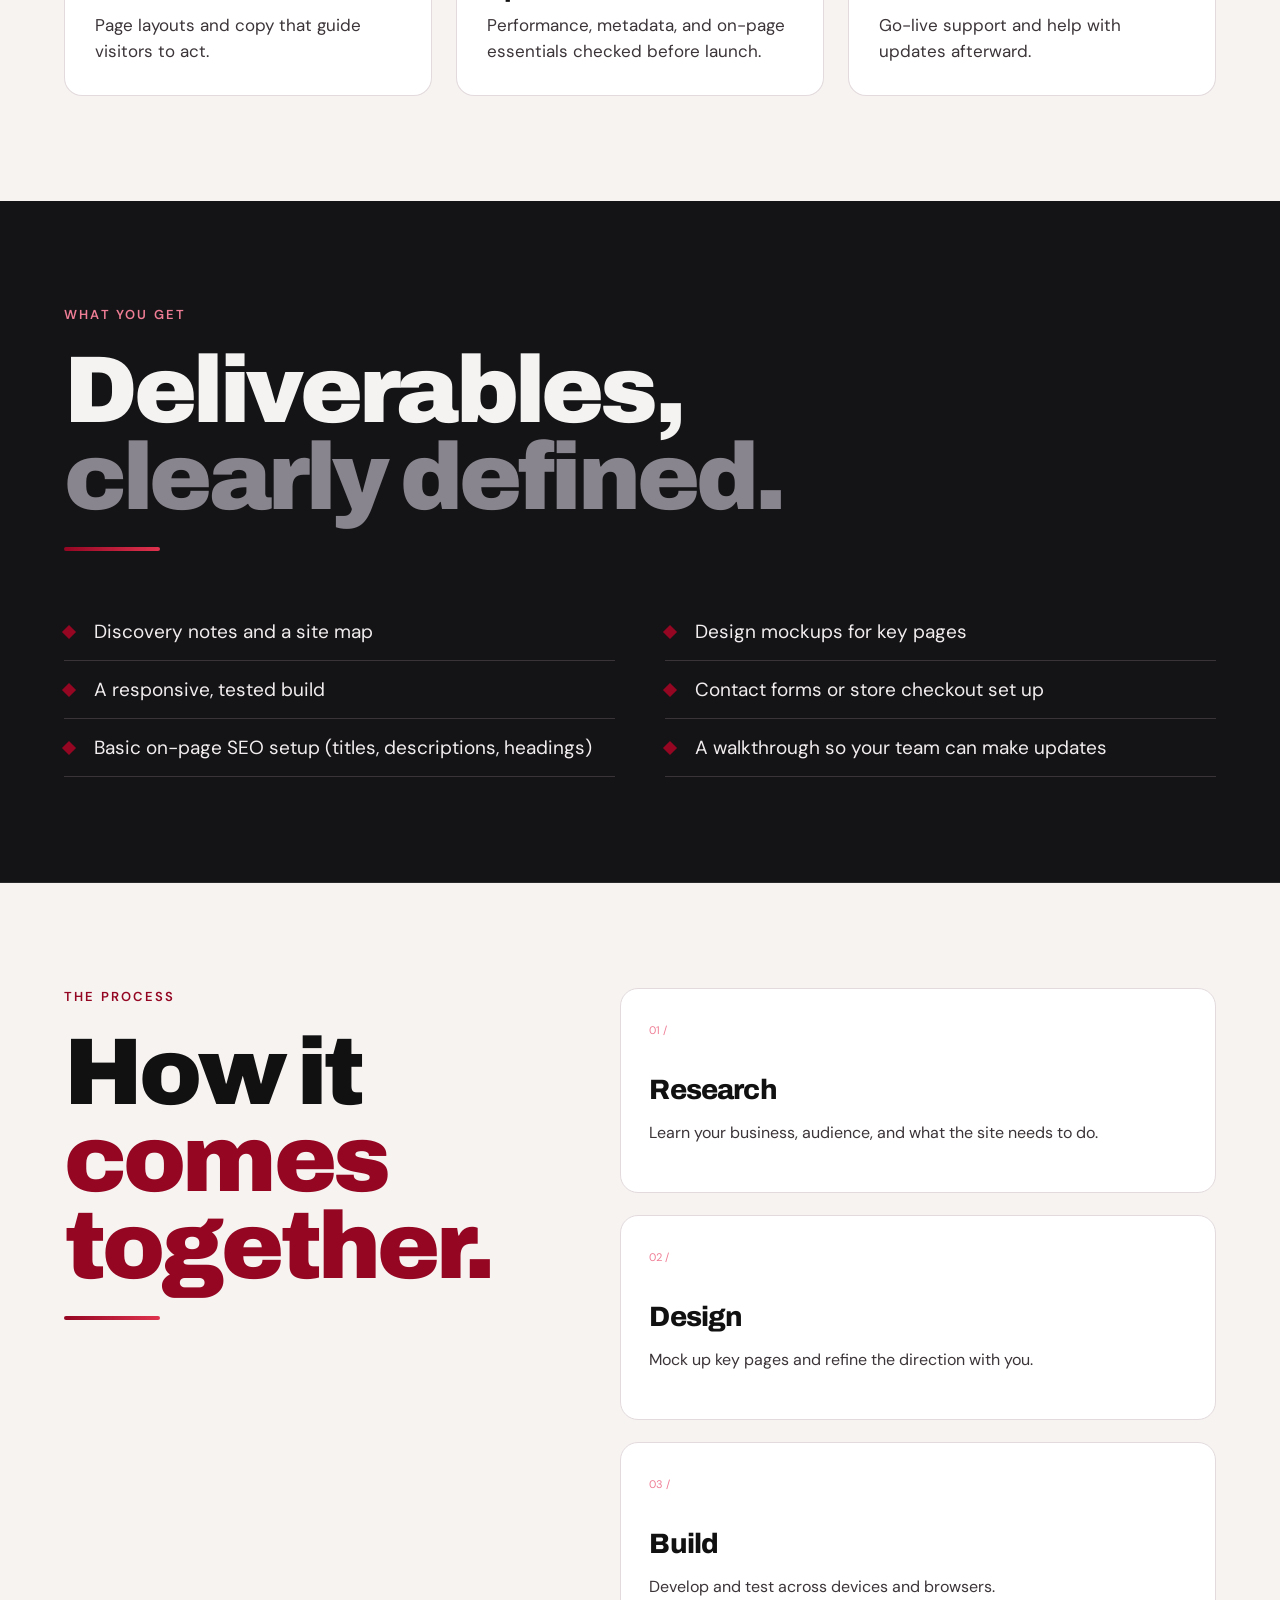
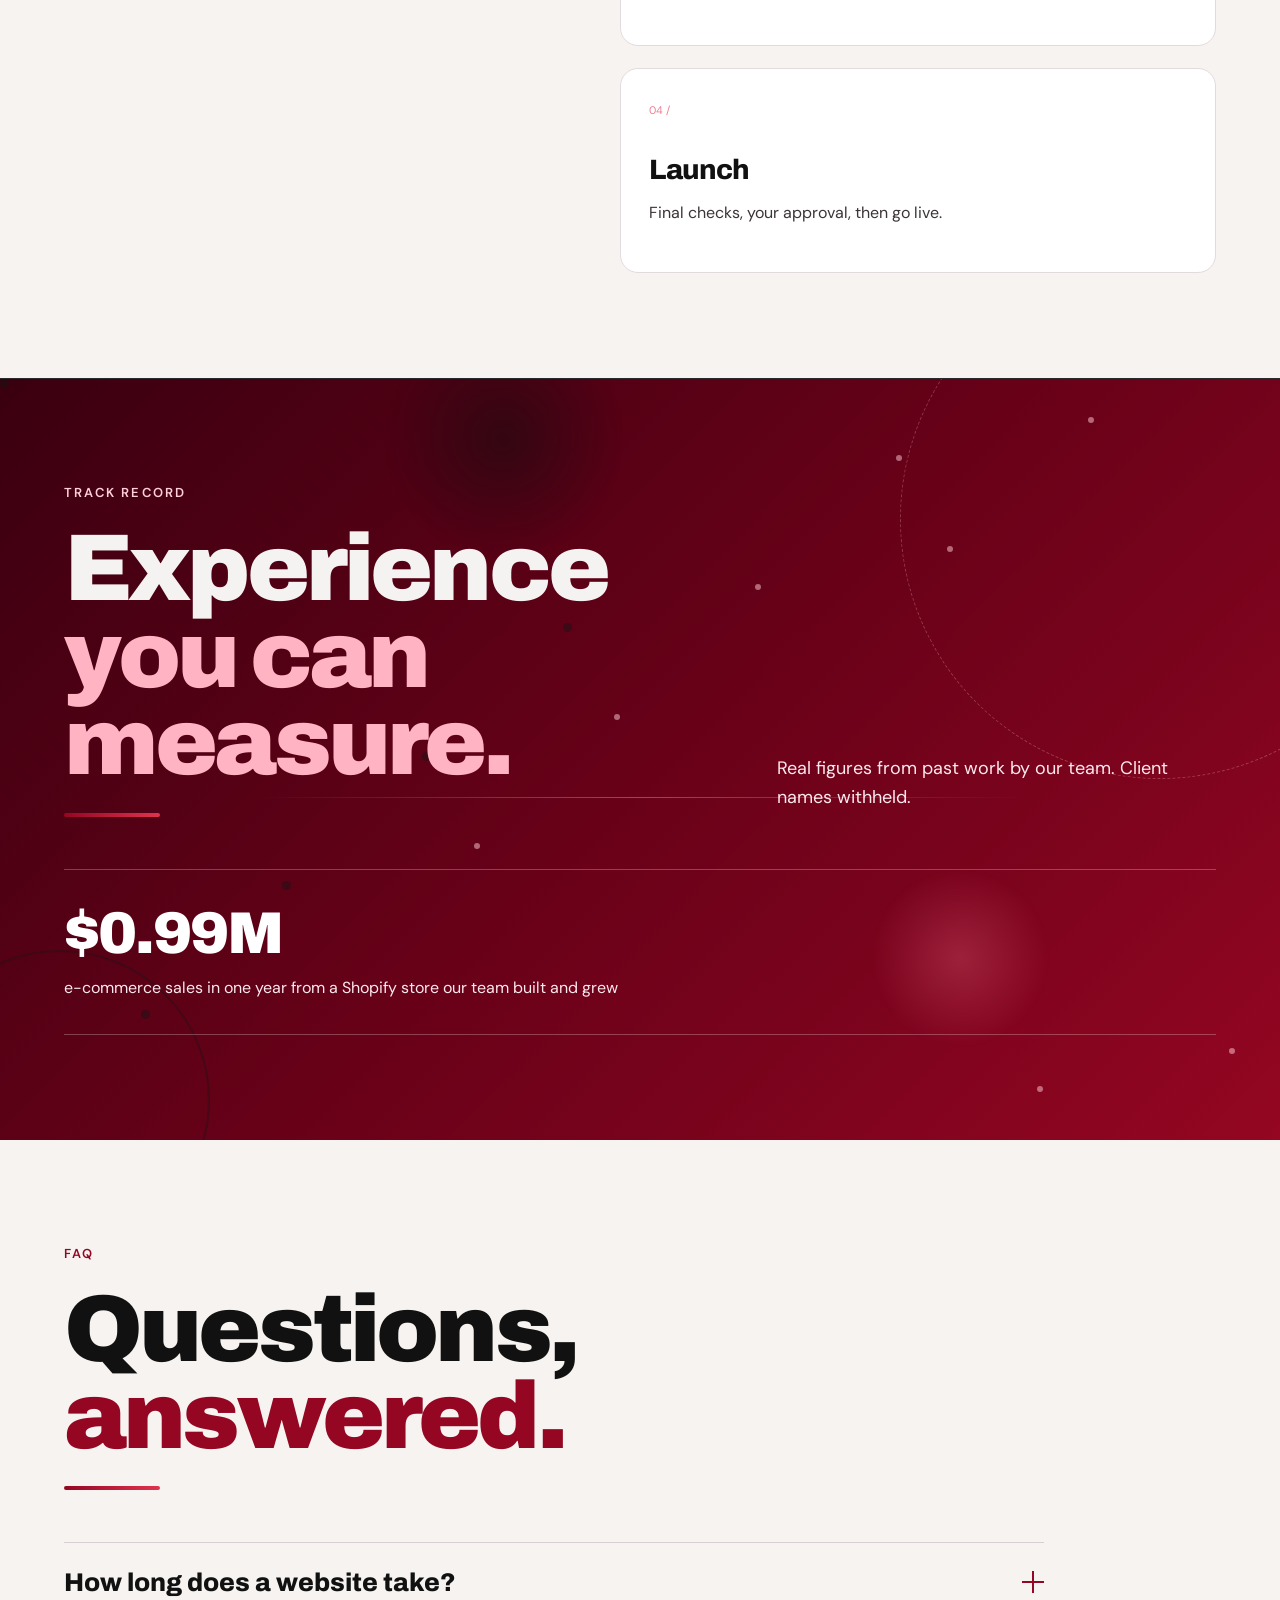
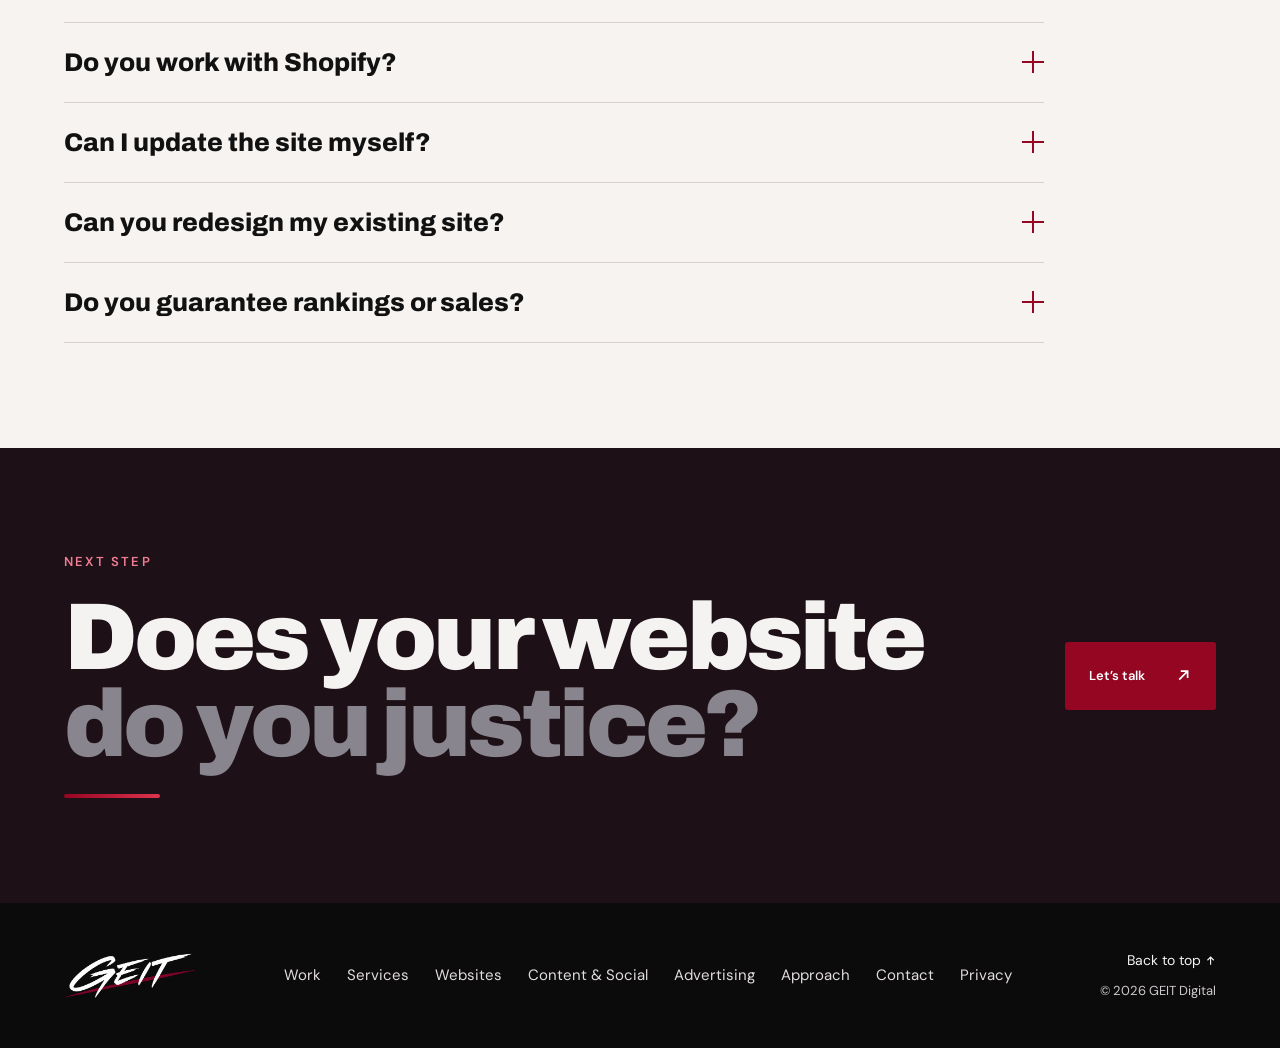
<file: websites.html>
<!doctype html>
<html lang="en"><head><meta charset="utf-8"><meta name="viewport" content="width=device-width, initial-scale=1"><meta name="theme-color" content="#0b0b0c"><meta name="description" content="Custom website design and development from GEIT Digital."><title>Websites — GEIT Digital</title><link rel="icon" href="/assets/geit-logo.png"><link rel="preconnect" href="https://fonts.googleapis.com"><link rel="preconnect" href="https://fonts.gstatic.com" crossorigin><link href="https://fonts.googleapis.com/css2?family=Archivo:wght@800;900&family=DM+Sans:wght@400;500;600;700&family=Space+Grotesk:wght@400;500;600;700&display=swap" rel="stylesheet"><link rel="stylesheet" href="/styles.css?v=20261107f"><script src="/script.js?v=20261107f" defer></script></head>
<body><a class="skip" href="#main">Skip to content</a><div class="cursor" aria-hidden="true"><span class="cursor-g">G</span></div>
<header class="header"><a class="brand" href="/" aria-label="GEIT Digital home"><img src="/assets/geit-logo.png" width="132" height="44" alt="GEIT Marketing"></a><button class="menu-toggle" aria-expanded="false" aria-controls="site-nav" aria-label="Open menu"><span></span><span></span></button><nav id="site-nav" aria-label="Main navigation"><a href="/work">Work</a><a href="/services">Services</a><a class="m-only sub" href="/websites" aria-current="page">Websites</a><a class="m-only sub" href="/content-social">Content &amp; Social</a><a class="m-only sub" href="/advertising">Advertising</a><a href="/approach">Approach</a><a class="nav-cta" href="/contact">Let’s talk <span><svg class="ico" viewBox="0 0 16 16" aria-hidden="true"><path d="M4 12 12 4M5.5 4H12v6.5" fill="none" stroke="currentColor" stroke-width="1.6"/></svg></span></a></nav></header>
<main id="main"><section class="page-hero"><p class="eyebrow"><i></i> SERVICES / WEBSITES</p><h1>Websites that<br><span>work as hard as you.</span></h1><i class="rule" aria-hidden="true"></i><p class="page-lede">Custom design and responsive builds that make a sharp first impression and guide visitors toward getting in touch or buying.</p><div class="hero-actions"><a class="button" href="/contact">Request a website review <span><svg class="ico" viewBox="0 0 16 16" aria-hidden="true"><path d="M4 12 12 4M5.5 4H12v6.5" fill="none" stroke="currentColor" stroke-width="1.6"/></svg></span></a></div></section><section class="section light svc-overview"><div class="section-heading reveal"><div><p class="eyebrow">OVERVIEW</p><h2>What’s<br><span>included.</span></h2><i class="rule" aria-hidden="true"></i></div></div><p class="overview-text reveal">Your website is often the first place people judge your business. We design and build sites around your goals: clear messaging, a look that fits your brand, and a structure that makes the next step obvious. Every build is responsive, tested on real devices, and set up so you can keep it current after launch.</p><div class="inc-grid"><article class="inc-card reveal"><h3>Custom design</h3><p>A visual direction built for your brand, not a template with your logo dropped in.</p></article><article class="inc-card reveal"><h3>Responsive build</h3><p>Layouts that work on phones, tablets, and desktops.</p></article><article class="inc-card reveal"><h3>E-commerce</h3><p>Online stores, including Shopify, set up to sell and easy to manage.</p></article><article class="inc-card reveal"><h3>Content structure</h3><p>Page layouts and copy that guide visitors to act.</p></article><article class="inc-card reveal"><h3>Speed & basics</h3><p>Performance, metadata, and on-page essentials checked before launch.</p></article><article class="inc-card reveal"><h3>Launch & care</h3><p>Go-live support and help with updates afterward.</p></article></div></section><section class="section deliv"><div class="section-heading reveal"><div><p class="eyebrow">WHAT YOU GET</p><h2>Deliverables,<br><span>clearly defined.</span></h2><i class="rule" aria-hidden="true"></i></div></div><ul class="svc-list deliv-list"><li>Discovery notes and a site map</li><li>Design mockups for key pages</li><li>A responsive, tested build</li><li>Contact forms or store checkout set up</li><li>Basic on-page SEO setup (titles, descriptions, headings)</li><li>A walkthrough so your team can make updates</li></ul></section><section class="section approach light svc-process"><div class="section-heading reveal"><div><p class="eyebrow">THE PROCESS</p><h2>How it<br><span>comes together.</span></h2><i class="rule" aria-hidden="true"></i></div></div><div class="steps"><article class="reveal"><span>01 /</span><h3>Research</h3><p>Learn your business, audience, and what the site needs to do.</p></article><article class="reveal"><span>02 /</span><h3>Design</h3><p>Mock up key pages and refine the direction with you.</p></article><article class="reveal"><span>03 /</span><h3>Build</h3><p>Develop and test across devices and browsers.</p></article><article class="reveal"><span>04 /</span><h3>Launch</h3><p>Final checks, your approval, then go live.</p></article></div></section><section class="section svc-proof"><div class="section-heading reveal"><div><p class="eyebrow">TRACK RECORD</p><h2>Experience<br><span>you can measure.</span></h2><i class="rule" aria-hidden="true"></i></div><p>Real figures from past work by our team. Client names withheld.</p></div><div class="stats stats-n"><div class="stat reveal"><b data-count="1.21" data-dec="2" data-pre="$" data-suf="M">$1.21M</b><p>e-commerce sales in one year from a Shopify store our team built and grew</p></div></div></section><section class="section light faqs"><div class="section-heading reveal"><div><p class="eyebrow">FAQ</p><h2>Questions,<br><span>answered.</span></h2><i class="rule" aria-hidden="true"></i></div></div><div class="faq-list"><details class="faq reveal"><summary>How long does a website take?<i aria-hidden="true"></i></summary><p>It depends on the number of pages and features. We give you a timeline after we understand the scope.</p></details><details class="faq reveal"><summary>Do you work with Shopify?<i aria-hidden="true"></i></summary><p>Yes. Our team has built and grown Shopify stores.</p></details><details class="faq reveal"><summary>Can I update the site myself?<i aria-hidden="true"></i></summary><p>Yes. We set things up so routine updates are manageable, and we walk you through it.</p></details><details class="faq reveal"><summary>Can you redesign my existing site?<i aria-hidden="true"></i></summary><p>Yes. A website review is a good first step to see what should change.</p></details><details class="faq reveal"><summary>Do you guarantee rankings or sales?<i aria-hidden="true"></i></summary><p>No. Nobody can honestly guarantee results, but we build with clear goals and best practices.</p></details></div></section><section class="section page-cta"><div class="section-heading reveal"><div><p class="eyebrow">NEXT STEP</p><h2>Does your website<br><span>do you justice?</span></h2><i class="rule" aria-hidden="true"></i></div><a class="button" href="/contact">Let’s talk <span><svg class="ico" viewBox="0 0 16 16" aria-hidden="true"><path d="M4 12 12 4M5.5 4H12v6.5" fill="none" stroke="currentColor" stroke-width="1.6"/></svg></span></a></div></section></main><footer><a href="/" class="brand"><img src="/assets/geit-logo.png" width="132" height="44" alt="GEIT Marketing" loading="lazy"></a><nav class="foot-nav" aria-label="Footer navigation"><a href="/work">Work</a><a href="/services">Services</a><a href="/websites" aria-current="page">Websites</a><a href="/content-social">Content &amp; Social</a><a href="/advertising">Advertising</a><a href="/approach">Approach</a><a href="/contact">Contact</a><a href="/privacy">Privacy</a></nav><div><a href="#main">Back to top <svg class="ico" viewBox="0 0 16 16" aria-hidden="true"><path d="M8 14V3M3.5 7.5 8 3l4.5 4.5" fill="none" stroke="currentColor" stroke-width="1.6"/></svg></a><p>© 2026 GEIT Digital</p></div></footer></body></html>
</file>
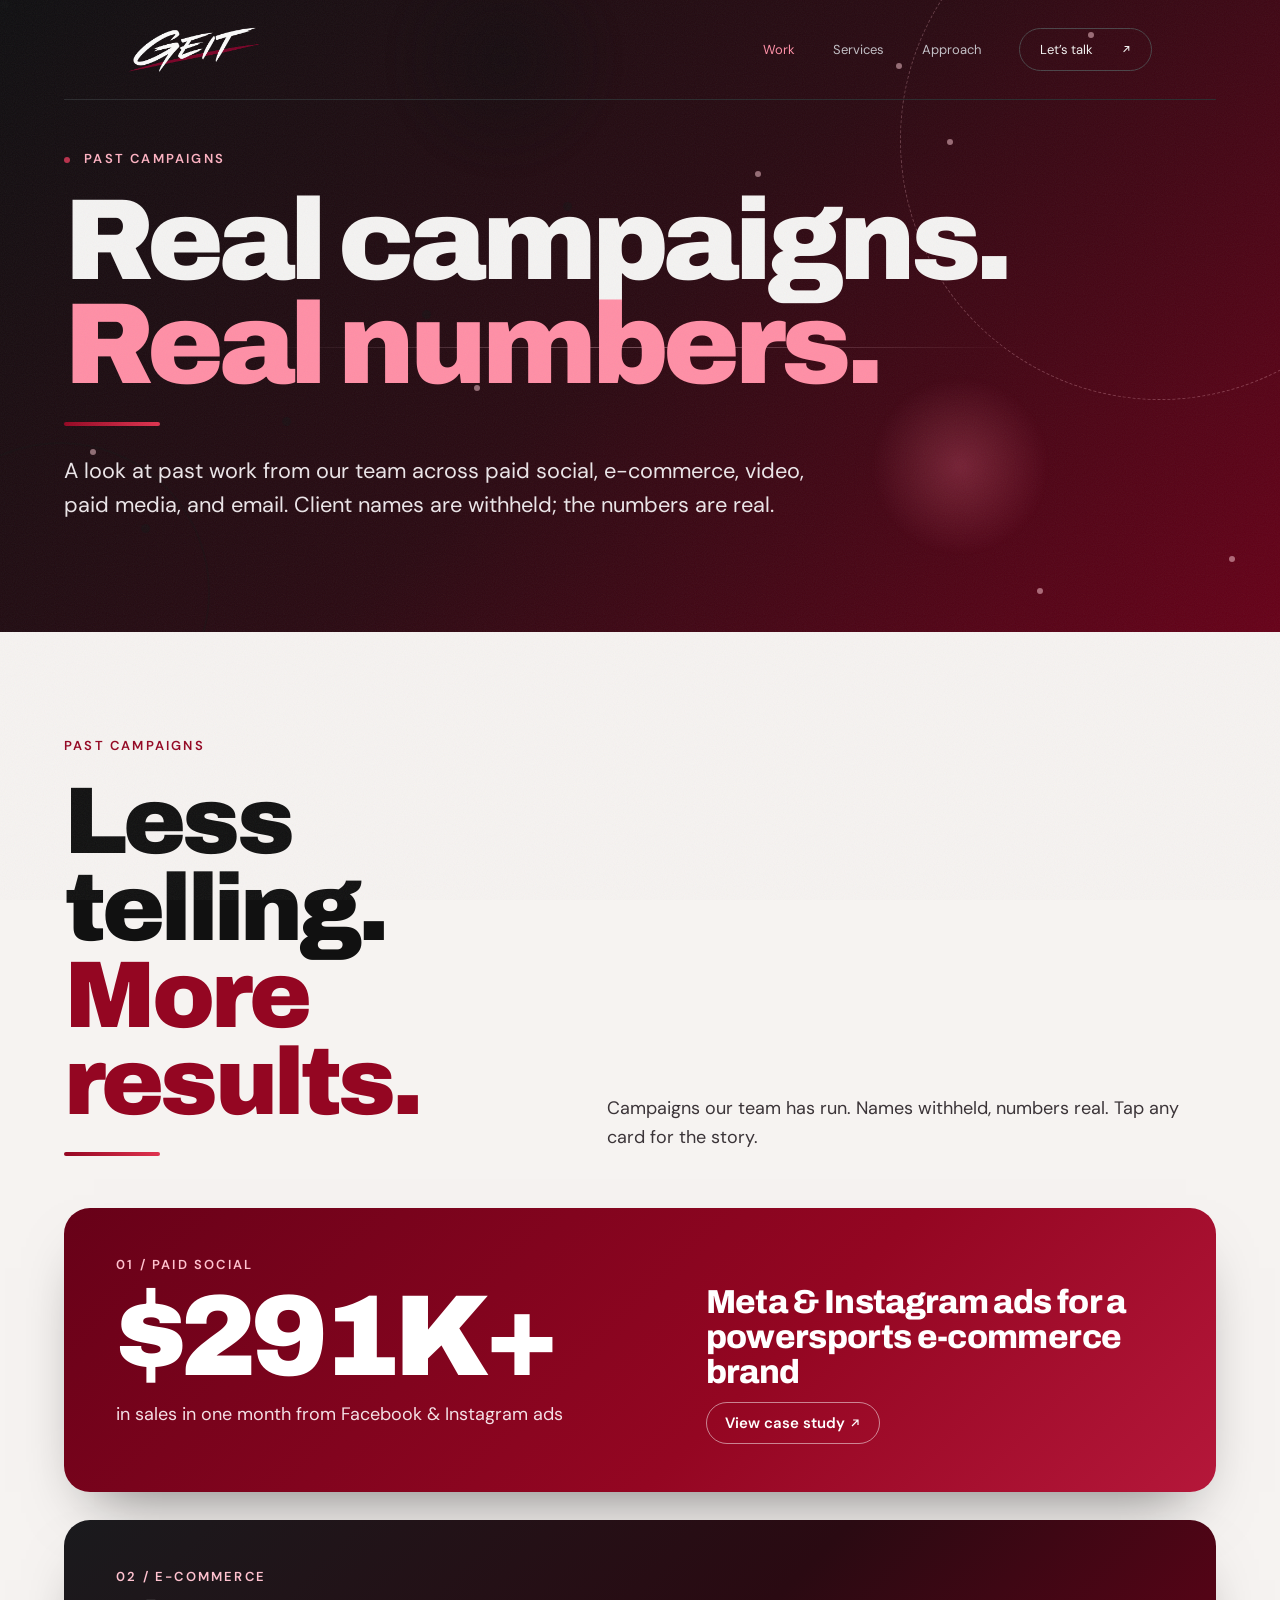
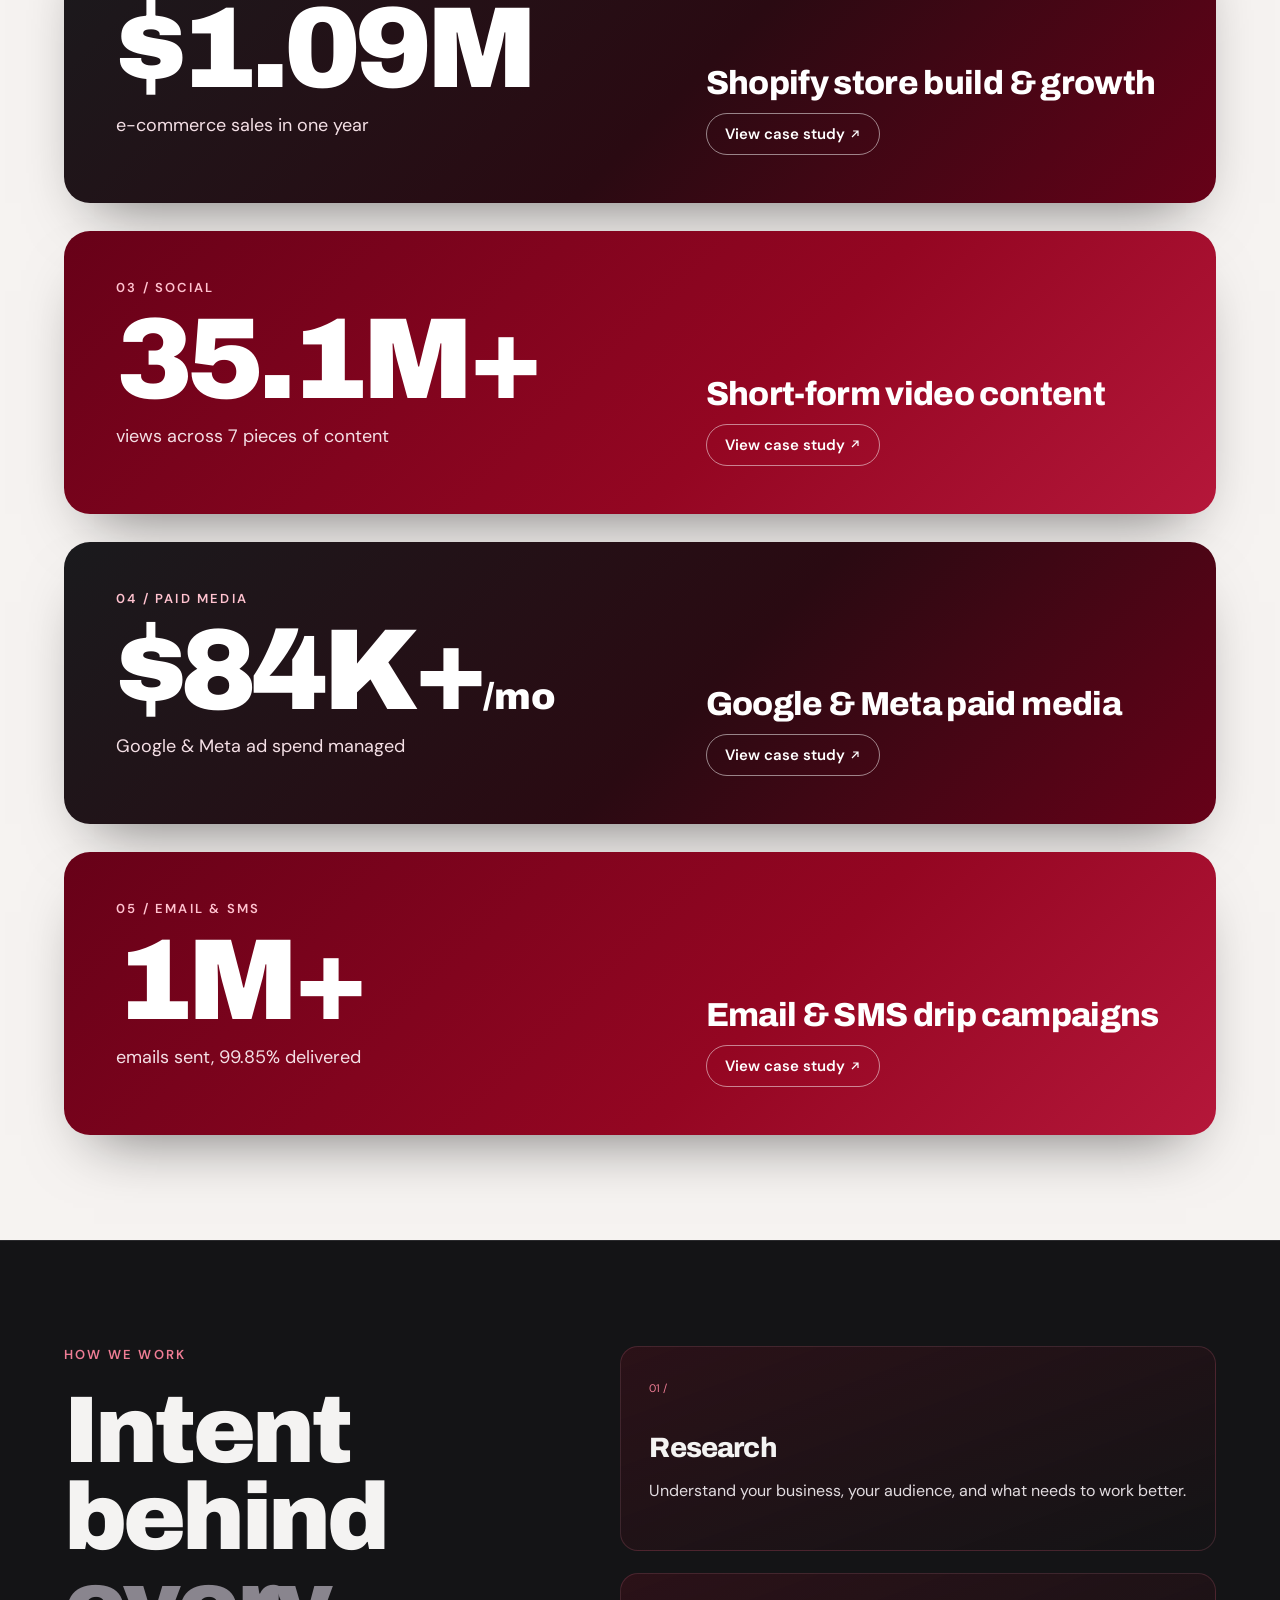
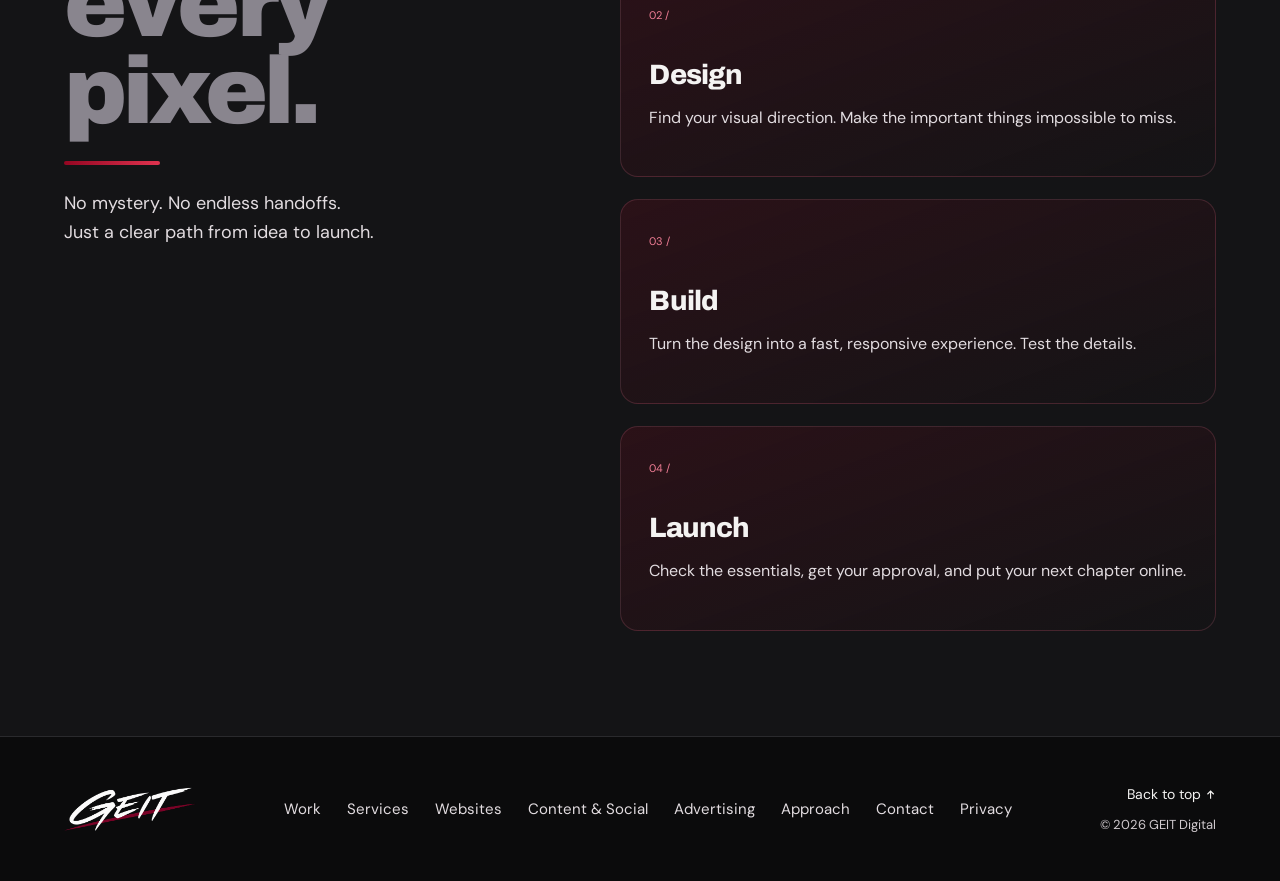
<file: work.html>
<!doctype html>
<html lang="en"><head><meta charset="utf-8"><meta name="viewport" content="width=device-width, initial-scale=1"><meta name="theme-color" content="#0b0b0c"><meta name="description" content="Past campaigns from the GEIT Digital team, with real results and client names withheld."><title>Past campaigns — GEIT Digital</title><link rel="icon" href="/assets/geit-logo.png"><link rel="preconnect" href="https://fonts.googleapis.com"><link rel="preconnect" href="https://fonts.gstatic.com" crossorigin><link href="https://fonts.googleapis.com/css2?family=Archivo:wght@800;900&family=DM+Sans:wght@400;500;600;700&family=Space+Grotesk:wght@400;500;600;700&display=swap" rel="stylesheet"><link rel="stylesheet" href="/styles.css?v=20261107f"><script src="/script.js?v=20261107f" defer></script></head>
<body><a class="skip" href="#main">Skip to content</a><div class="cursor" aria-hidden="true"><span class="cursor-g">G</span></div>
<header class="header"><a class="brand" href="/" aria-label="GEIT Digital home"><img src="/assets/geit-logo.png" width="132" height="44" alt="GEIT Marketing"></a><button class="menu-toggle" aria-expanded="false" aria-controls="site-nav" aria-label="Open menu"><span></span><span></span></button><nav id="site-nav" aria-label="Main navigation"><a href="/work" aria-current="page">Work</a><a href="/services">Services</a><a class="m-only sub" href="/websites">Websites</a><a class="m-only sub" href="/content-social">Content &amp; Social</a><a class="m-only sub" href="/advertising">Advertising</a><a href="/approach">Approach</a><a class="nav-cta" href="/contact">Let’s talk <span><svg class="ico" viewBox="0 0 16 16" aria-hidden="true"><path d="M4 12 12 4M5.5 4H12v6.5" fill="none" stroke="currentColor" stroke-width="1.6"/></svg></span></a></nav></header>
<main id="main"><section class="page-hero"><p class="eyebrow"><i></i> PAST CAMPAIGNS</p><h1>Real campaigns.<br><span>Real numbers.</span></h1><i class="rule" aria-hidden="true"></i><p class="page-lede">A look at past work from our team across paid social, e-commerce, video, paid media, and email. Client names are withheld; the numbers are real.</p></section><section id="work" class="section work light page-first"><div class="section-heading reveal"><div><p class="eyebrow">PAST CAMPAIGNS</p><h2>Less telling.<br><span>More results.</span></h2><i class="rule" aria-hidden="true"></i></div><p>Campaigns our team has run. Names withheld, numbers real. Tap any card for the story.</p></div><div class="case-stack"><article class="case-card" style="--i:0"><button class="case-open" data-case="meta" aria-haspopup="dialog" aria-controls="case-meta"><span class="case-num">01 / PAID SOCIAL</span><span class="case-stat"><b data-count="323" data-pre="$" data-suf="K+">$323K+</b></span><span class="case-cap">in sales in one month from Facebook &amp; Instagram ads</span><span class="case-title">Meta &amp; Instagram ads for a powersports e-commerce brand</span><span class="case-more">View case study <i><svg class="ico" viewBox="0 0 16 16" aria-hidden="true"><path d="M4 12 12 4M5.5 4H12v6.5" fill="none" stroke="currentColor" stroke-width="1.6"/></svg></i></span></button></article><article class="case-card" style="--i:1"><button class="case-open" data-case="shopify" aria-haspopup="dialog" aria-controls="case-shopify"><span class="case-num">02 / E-COMMERCE</span><span class="case-stat"><b data-count="1.21" data-dec="2" data-pre="$" data-suf="M">$1.21M</b></span><span class="case-cap">e-commerce sales in one year</span><span class="case-title">Shopify store build &amp; growth</span><span class="case-more">View case study <i><svg class="ico" viewBox="0 0 16 16" aria-hidden="true"><path d="M4 12 12 4M5.5 4H12v6.5" fill="none" stroke="currentColor" stroke-width="1.6"/></svg></i></span></button></article><article class="case-card" style="--i:2"><button class="case-open" data-case="video" aria-haspopup="dialog" aria-controls="case-video"><span class="case-num">03 / SOCIAL</span><span class="case-stat"><b data-count="41.9" data-dec="1" data-suf="M+">41.9M+</b></span><span class="case-cap">views across 7 pieces of content</span><span class="case-title">Short-form video content</span><span class="case-more">View case study <i><svg class="ico" viewBox="0 0 16 16" aria-hidden="true"><path d="M4 12 12 4M5.5 4H12v6.5" fill="none" stroke="currentColor" stroke-width="1.6"/></svg></i></span></button></article><article class="case-card" style="--i:3"><button class="case-open" data-case="paid" aria-haspopup="dialog" aria-controls="case-paid"><span class="case-num">04 / PAID MEDIA</span><span class="case-stat"><b data-count="100" data-pre="$" data-suf="K+<small>/mo</small>">$100K+<small>/mo</small></b></span><span class="case-cap">Google &amp; Meta ad spend managed</span><span class="case-title">Google &amp; Meta paid media</span><span class="case-more">View case study <i><svg class="ico" viewBox="0 0 16 16" aria-hidden="true"><path d="M4 12 12 4M5.5 4H12v6.5" fill="none" stroke="currentColor" stroke-width="1.6"/></svg></i></span></button></article><article class="case-card" style="--i:4"><button class="case-open" data-case="email" aria-haspopup="dialog" aria-controls="case-email"><span class="case-num">05 / EMAIL &amp; SMS</span><span class="case-stat"><b data-count="1" data-suf="M+">1M+</b></span><span class="case-cap">emails sent, 99.85% delivered</span><span class="case-title">Email &amp; SMS drip campaigns</span><span class="case-more">View case study <i><svg class="ico" viewBox="0 0 16 16" aria-hidden="true"><path d="M4 12 12 4M5.5 4H12v6.5" fill="none" stroke="currentColor" stroke-width="1.6"/></svg></i></span></button></article></div></section><section id="approach-strip" class="section approach"><div class="section-heading reveal"><div><p class="eyebrow">HOW WE WORK</p><h2>Intent behind<br><span>every pixel.</span></h2><i class="rule" aria-hidden="true"></i></div><p>No mystery. No endless handoffs.<br>Just a clear path from idea to launch.</p></div><div class="steps"><article class="reveal"><span>01 /</span><h3>Research</h3><p>Understand your business, your audience, and what needs to work better.</p></article><article class="reveal"><span>02 /</span><h3>Design</h3><p>Find your visual direction. Make the important things impossible to miss.</p></article><article class="reveal"><span>03 /</span><h3>Build</h3><p>Turn the design into a fast, responsive experience. Test the details.</p></article><article class="reveal"><span>04 /</span><h3>Launch</h3><p>Check the essentials, get your approval, and put your next chapter online.</p></article></div></section></main><div class="case-overlay" id="case-meta" role="dialog" aria-modal="true" aria-labelledby="case-meta-title" hidden><div class="cs-scroll"><button class="cs-close" aria-label="Close case study"><svg class="ico ico-x" viewBox="0 0 16 16" aria-hidden="true"><path d="M3 3l10 10M13 3 3 13" fill="none" stroke="currentColor" stroke-width="1.8"/></svg></button><header class="cs-hero"><p class="eyebrow">CASE STUDY 01 · PAST CAMPAIGN</p><h2 id="case-meta-title">Meta &amp; Instagram ads for a powersports e-commerce brand</h2><i class="rule" aria-hidden="true"></i></header><section class="cs-block"><h3>The challenge</h3><p>A powersports e-commerce brand needed paid social to turn attention into orders, not just clicks.</p></section><section class="cs-block"><h3>The approach</h3><p>Built and managed Facebook and Instagram ad campaigns: creative, audiences, and ongoing optimization toward sales.</p></section><section class="cs-block cs-result"><h3>The result</h3><div class="cs-metrics"><div class="cs-metric"><b data-count="323" data-pre="$" data-suf="K+">$323K+</b><p>in sales in one month from Facebook &amp; Instagram ads</p></div></div></section><p class="cs-note">Past campaign from our team’s experience. Client name withheld.</p><a class="button cs-cta" href="/contact">Request a website review <span><svg class="ico" viewBox="0 0 16 16" aria-hidden="true"><path d="M4 12 12 4M5.5 4H12v6.5" fill="none" stroke="currentColor" stroke-width="1.6"/></svg></span></a></div></div><div class="case-overlay" id="case-shopify" role="dialog" aria-modal="true" aria-labelledby="case-shopify-title" hidden><div class="cs-scroll"><button class="cs-close" aria-label="Close case study"><svg class="ico ico-x" viewBox="0 0 16 16" aria-hidden="true"><path d="M3 3l10 10M13 3 3 13" fill="none" stroke="currentColor" stroke-width="1.8"/></svg></button><header class="cs-hero"><p class="eyebrow">CASE STUDY 02 · PAST CAMPAIGN</p><h2 id="case-shopify-title">Shopify store build &amp; growth</h2><i class="rule" aria-hidden="true"></i></header><section class="cs-block"><h3>The challenge</h3><p>An online store needed a storefront and a growth plan that could carry real sales volume.</p></section><section class="cs-block"><h3>The approach</h3><p>Built the Shopify store and supported its growth with the marketing around it.</p></section><section class="cs-block cs-result"><h3>The result</h3><div class="cs-metrics"><div class="cs-metric"><b data-count="1.21" data-dec="2" data-pre="$" data-suf="M">$1.21M</b><p>e-commerce sales in one year</p></div></div></section><p class="cs-note">Past campaign from our team’s experience. Client name withheld.</p><a class="button cs-cta" href="/contact">Request a website review <span><svg class="ico" viewBox="0 0 16 16" aria-hidden="true"><path d="M4 12 12 4M5.5 4H12v6.5" fill="none" stroke="currentColor" stroke-width="1.6"/></svg></span></a></div></div><div class="case-overlay" id="case-video" role="dialog" aria-modal="true" aria-labelledby="case-video-title" hidden><div class="cs-scroll"><button class="cs-close" aria-label="Close case study"><svg class="ico ico-x" viewBox="0 0 16 16" aria-hidden="true"><path d="M3 3l10 10M13 3 3 13" fill="none" stroke="currentColor" stroke-width="1.8"/></svg></button><header class="cs-hero"><p class="eyebrow">CASE STUDY 03 · PAST CAMPAIGN</p><h2 id="case-video-title">Short-form video content</h2><i class="rule" aria-hidden="true"></i></header><section class="cs-block"><h3>The challenge</h3><p>A brand needed content that people actually stop and watch.</p></section><section class="cs-block"><h3>The approach</h3><p>Planned and produced short-form video built for social feeds.</p></section><section class="cs-block cs-result"><h3>The result</h3><div class="cs-metrics"><div class="cs-metric"><b data-count="41.9" data-dec="1" data-suf="M+">41.9M+</b><p>views across 7 pieces of content</p></div><div class="cs-metric"><b data-count="7">7</b><p>pieces of content</p></div></div></section><p class="cs-note">Past campaign from our team’s experience. Client name withheld.</p><a class="button cs-cta" href="/contact">Request a website review <span><svg class="ico" viewBox="0 0 16 16" aria-hidden="true"><path d="M4 12 12 4M5.5 4H12v6.5" fill="none" stroke="currentColor" stroke-width="1.6"/></svg></span></a></div></div><div class="case-overlay" id="case-paid" role="dialog" aria-modal="true" aria-labelledby="case-paid-title" hidden><div class="cs-scroll"><button class="cs-close" aria-label="Close case study"><svg class="ico ico-x" viewBox="0 0 16 16" aria-hidden="true"><path d="M3 3l10 10M13 3 3 13" fill="none" stroke="currentColor" stroke-width="1.8"/></svg></button><header class="cs-hero"><p class="eyebrow">CASE STUDY 04 · PAST CAMPAIGN</p><h2 id="case-paid-title">Google &amp; Meta paid media</h2><i class="rule" aria-hidden="true"></i></header><section class="cs-block"><h3>The challenge</h3><p>Large monthly ad budgets need careful management to keep traffic growing and spend accountable.</p></section><section class="cs-block"><h3>The approach</h3><p>Managed paid campaigns across Google and Meta, monitoring and adjusting spend month to month.</p></section><section class="cs-block cs-result"><h3>The result</h3><div class="cs-metrics"><div class="cs-metric"><b data-count="100" data-pre="$" data-suf="K+<small>/mo</small>">$100K+<small>/mo</small></b><p>Google &amp; Meta ad spend managed</p></div><div class="cs-metric"><b data-count="1.6" data-dec="1" data-suf="M">1.6M</b><p>site users in a year from campaigns</p></div></div></section><p class="cs-note">Past campaign from our team’s experience. Client name withheld.</p><a class="button cs-cta" href="/contact">Request a website review <span><svg class="ico" viewBox="0 0 16 16" aria-hidden="true"><path d="M4 12 12 4M5.5 4H12v6.5" fill="none" stroke="currentColor" stroke-width="1.6"/></svg></span></a></div></div><div class="case-overlay" id="case-email" role="dialog" aria-modal="true" aria-labelledby="case-email-title" hidden><div class="cs-scroll"><button class="cs-close" aria-label="Close case study"><svg class="ico ico-x" viewBox="0 0 16 16" aria-hidden="true"><path d="M3 3l10 10M13 3 3 13" fill="none" stroke="currentColor" stroke-width="1.8"/></svg></button><header class="cs-hero"><p class="eyebrow">CASE STUDY 05 · PAST CAMPAIGN</p><h2 id="case-email-title">Email &amp; SMS drip campaigns</h2><i class="rule" aria-hidden="true"></i></header><section class="cs-block"><h3>The challenge</h3><p>Customers needed timely, relevant follow-up without messages landing in spam.</p></section><section class="cs-block"><h3>The approach</h3><p>Built automated email and SMS drip campaigns and kept sending practices clean for deliverability.</p></section><section class="cs-block cs-result"><h3>The result</h3><div class="cs-metrics"><div class="cs-metric"><b data-count="1" data-suf="M+">1M+</b><p>emails sent</p></div><div class="cs-metric"><b data-count="99.85" data-dec="2" data-suf="%">99.85%</b><p>delivered</p></div></div></section><p class="cs-note">Past campaign from our team’s experience. Client name withheld.</p><a class="button cs-cta" href="/contact">Request a website review <span><svg class="ico" viewBox="0 0 16 16" aria-hidden="true"><path d="M4 12 12 4M5.5 4H12v6.5" fill="none" stroke="currentColor" stroke-width="1.6"/></svg></span></a></div></div>
<footer><a href="/" class="brand"><img src="/assets/geit-logo.png" width="132" height="44" alt="GEIT Marketing" loading="lazy"></a><nav class="foot-nav" aria-label="Footer navigation"><a href="/work">Work</a><a href="/services">Services</a><a href="/websites">Websites</a><a href="/content-social">Content &amp; Social</a><a href="/advertising">Advertising</a><a href="/approach">Approach</a><a href="/contact">Contact</a><a href="/privacy">Privacy</a></nav><div><a href="#main">Back to top <svg class="ico" viewBox="0 0 16 16" aria-hidden="true"><path d="M8 14V3M3.5 7.5 8 3l4.5 4.5" fill="none" stroke="currentColor" stroke-width="1.6"/></svg></a><p>© 2026 GEIT Digital</p></div></footer></body></html>
</file>
<file: styles.css>
:root{--bg:#0b0b0c;--panel:#141416;--ink:#f4f3f2;--muted:#aaa8ad;--line:#2a2a2d;--maroon:#670118;--red:#940622;--font:'Space Grotesk',Arial,sans-serif}*{box-sizing:border-box}html{scroll-behavior:smooth;scroll-padding-top:100px}body{margin:0;background:var(--bg);color:var(--ink);font-family:'DM Sans',Arial,sans-serif;font-size:15px;-webkit-font-smoothing:antialiased}a{color:inherit;text-decoration:none}button,input,textarea{font:inherit}button,a,input,textarea{-webkit-tap-highlight-color:transparent}button{cursor:pointer}a:focus-visible,button:focus-visible,input:focus-visible,textarea:focus-visible,iframe:focus-visible{outline:2px solid #e3637d;outline-offset:5px}::selection{background:var(--red);color:white}.skip{position:fixed;top:-80px;left:20px;background:white;color:black;padding:14px;z-index:100}.skip:focus{top:10px}.header{height:100px;margin:0 5%;display:flex;align-items:center;justify-content:space-between;border-bottom:1px solid var(--line)}.brand img{width:132px;height:auto;display:block}.header nav{display:flex;align-items:center;gap:38px;font-size:13px}.header nav>a:not(.nav-cta){color:#c3c0c6}.header a:hover{color:#e3a3b1}.nav-cta{border:1px solid #4a4448;border-radius:30px;padding:12px 20px;display:flex;gap:28px}.hero{padding:32px 5% 0;overflow:hidden}.hero-top{display:flex;justify-content:space-between;align-items:center}.eyebrow,.edition{font-size:10px;letter-spacing:1.8px;font-weight:600}.eyebrow i,.live-dot{display:inline-block;width:6px;height:6px;border-radius:50%;background:#b8304b;margin-right:9px}.edition{font-size:9px;color:#8a858c;letter-spacing:1.4px}.hero-layout{display:grid;grid-template-columns:1.05fr 1fr;align-items:center;min-height:660px;gap:15px}.hero-copy{z-index:1;padding:25px 0 45px}h1,h2,h3,p{margin-top:0}h1,h2,h3{font-family:var(--font);font-weight:600}h1{font-size:clamp(62px,6.8vw,108px);line-height:.99;letter-spacing:-6px;margin-bottom:30px}h1>span{color:#a4a0a6}.hero-sub{color:#b9b5bc;font-size:17px;line-height:1.6;margin-bottom:28px}.button{display:inline-flex;align-items:center;justify-content:space-between;gap:30px;padding:19px 23px;background:var(--red);border:1px solid transparent;border-radius:3px;color:white;font-size:13px;font-weight:600;transition:background .2s,transform .2s}.button:hover{background:#b80b30;transform:translateY(-3px)}.button span{font-size:21px}.hero-art{height:570px;position:relative;perspective:1200px}.art-grid{position:absolute;inset:0;background-image:linear-gradient(#ffffff06 1px,transparent 1px),linear-gradient(90deg,#ffffff06 1px,transparent 1px);background-size:45px 45px;mask-image:radial-gradient(ellipse,black,transparent 70%)}.swoosh{position:absolute;width:125%;height:125%;top:-13%;left:-12%;transform:rotate(-12deg);filter:drop-shadow(0 0 30px #67011850)}.swoosh path{stroke-dasharray:1;stroke-dashoffset:1;animation:draw 1.8s cubic-bezier(.4,0,.2,1) .15s forwards}.site-build{position:absolute;inset:65px 10px 74px 16px;background:#eee9e0;color:#19181a;border:1px solid #ffffff40;border-radius:9px;overflow:hidden;box-shadow:0 35px 65px #0009;transform:rotateY(-8deg) rotateZ(3deg);animation:assemble 1.7s ease both}.mini-chrome{height:29px;background:#242226;color:#b8b1b7;display:flex;justify-content:space-between;align-items:center;padding:0 12px;font-size:7px;letter-spacing:1px}.mini-chrome>span:first-child{font-size:7px;letter-spacing:3px;color:#68555c}.mini-nav{display:flex;justify-content:space-between;align-items:center;padding:14px 24px;border-bottom:1px solid #19181a20}.mini-nav b{font-family:var(--font);font-size:17px;letter-spacing:-1px}.mini-nav b span{font-size:8px;vertical-align:top}.mini-nav small{font-size:8px}.mini-content{padding:22px 24px;position:relative;overflow:hidden}.mini-label{font-size:7px;font-weight:700;letter-spacing:1.2px;margin-bottom:12px}.mini-heading{font-family:var(--font);font-size:clamp(38px,4.1vw,62px);letter-spacing:-3px;line-height:.95;position:relative;z-index:2}.mini-heading em{font-style:normal;color:var(--maroon)}.mini-orbit{position:absolute;right:-10px;top:27px;width:185px;height:185px;border-radius:50%;border:36px solid var(--maroon);box-shadow:12px 12px 0 #c6b7b2;transform:rotate(-25deg)}.mini-orbit span{font-size:95px;position:absolute;left:10px;top:-18px;color:var(--maroon)}.mini-bottom{display:flex;justify-content:space-between;align-items:center;margin-top:20px;font-size:8px}.mini-pill{background:#19181a;color:#fff;padding:9px 14px;border-radius:20px}.mini-cards{border-top:1px solid #19181a30;display:flex;padding:18px 24px;gap:20px}.mini-cards>div{flex:1;border-top:2px solid var(--maroon);padding-top:10px}.mini-cards span{display:block;font-size:6px;margin-bottom:7px;color:#6a6265}.mini-cards b{font-size:9px}.mini-nav,.mini-content,.mini-cards{animation:polish 1.5s ease both}.mini-content{animation-delay:.15s}.mini-cards{animation-delay:.3s}.build-caption{position:absolute;bottom:35px;left:20px;right:10px;font-size:8px;letter-spacing:1px;color:#b3adb5;display:flex;align-items:center}.build-caption>span:last-child{margin-left:auto;color:#6e6870}.concept-note{position:absolute;bottom:0;left:20px;font-size:9px;color:#827b85}.hero-bottom{display:flex;justify-content:space-between;align-items:center;border-top:1px solid var(--line);padding:22px 0 28px;font-size:9px;letter-spacing:1.2px;color:#8b858e;line-height:1.7}.hero-bottom>a{font-size:11px;color:#ddd;letter-spacing:0}.hero-bottom>a span{margin-left:30px;font-size:20px}.ticker{background:var(--maroon);padding:21px 5%;display:flex;align-items:center;justify-content:space-between;gap:25px;overflow:hidden;white-space:nowrap;font-family:var(--font);font-size:19px;letter-spacing:2px}.ticker b{font-size:30px;font-weight:400}.section{padding:105px 5%}.section-heading{display:flex;justify-content:space-between;align-items:flex-end;margin-bottom:52px;gap:30px}.section-heading .eyebrow{color:#c05a70;margin-bottom:24px}h2{font-size:clamp(44px,4.5vw,70px);line-height:1.04;letter-spacing:-3px;margin-bottom:0}h2 span{color:#89858e}.section-heading>p{color:var(--muted);line-height:1.7;font-size:14px;margin-bottom:5px}.project{margin-top:50px}.project-head{display:flex;align-items:center;justify-content:space-between;margin-bottom:22px}.project-head>div{display:flex;gap:20px;align-items:center}.project-number{font-size:11px;color:#9f6674}.project h3{font-size:28px;letter-spacing:-1px;margin:0}.project-kind{font-size:11px;color:var(--muted);border-left:1px solid #444;padding-left:20px}.project-head>a{font-size:11px}.project-head>a:hover{color:#dd6c85}.preview-stage{background:linear-gradient(120deg,#30242b,#19161d);border:1px solid #3a3037;border-radius:5px;padding:20px 38px 36px}.club-stage{background:linear-gradient(120deg,#222622,#111713);border-color:#303a32}.preview-toolbar{display:flex;align-items:center;justify-content:space-between;gap:20px;margin-bottom:23px}.preview-label{font-size:8px;letter-spacing:1.5px;color:#b5a9b2}.device-buttons{display:flex;border:1px solid #ffffff20;border-radius:30px;padding:3px;gap:2px}.device-buttons button{border:0;border-radius:30px;color:#ada7af;background:transparent;padding:8px 13px;font-size:10px;transition:background .2s}.device-buttons button[aria-pressed=true]{background:#f4f3f2;color:#111}.device-buttons button:hover{background:#ffffff20;color:white}.device-shell{width:100%;margin:auto;background:#151517;border:1px solid #5a525a;border-radius:8px;overflow:hidden;box-shadow:0 22px 40px #0005;transition:width .5s}.device-shell[data-device=tablet]{width:min(768px,100%)}.device-shell[data-device=phone]{width:min(390px,100%)}.browser-bar{height:32px;display:flex;align-items:center;justify-content:space-between;padding:0 14px;color:#9b969e;font-size:9px;background:#1e1e21}.browser-bar>span:first-child{letter-spacing:3px;color:#64545c;font-size:7px}.screen{height:470px;position:relative;overflow:auto;background:#f1f1ee;overscroll-behavior:contain}.screen iframe{width:100%;height:100%;display:block;position:absolute;inset:0;border:0;background:white}.site-capture{width:100%;height:auto;display:block}.project.captured iframe{display:none}.project.captured .screen:hover .site-capture{animation:preview-scroll 10s ease-in-out infinite alternate}.project-foot{display:flex;justify-content:space-between;align-items:center;padding-top:16px;gap:16px}.project-foot p,.work-note{font-size:12px;color:var(--muted);line-height:1.7;margin:0}.capture-toggle{color:#c2b7be;border:0;border-bottom:1px solid #5b4a53;background:transparent;font-size:10px;padding:5px 0;white-space:nowrap}.work-note{font-size:10px;margin-top:34px}.approach{background:#121214;border-top:1px solid var(--line);border-bottom:1px solid var(--line)}.steps{display:grid;grid-template-columns:repeat(4,1fr);gap:40px;margin-top:75px}.steps article{border-top:1px solid #464047;padding-top:25px}.steps article>span{font-size:11px;color:#ae6b7b}.steps h3{font-size:28px;letter-spacing:-1px;margin:35px 0 14px}.steps p{font-size:13px;line-height:1.8;color:var(--muted);max-width:240px}.services{padding-bottom:115px}.service-row{display:flex;align-items:center;gap:50px;padding:33px 5px;border-top:1px solid var(--line);transition:padding .25s,background .25s}.service-row:last-child{border-bottom:1px solid var(--line)}.service-row>span{color:#89616b;font-size:10px}.service-row h3{font-size:42px;letter-spacing:-2px;margin:0 0 8px}.service-row p{font-size:13px;color:var(--muted);margin:0}.service-row>b{margin-left:auto;font-size:34px;font-weight:400}.service-row:hover{padding-left:22px;padding-right:22px;background:#67011820}.review{background:#1d1016;display:grid;grid-template-columns:1fr 1fr;gap:10%;border-top:1px solid #502432;border-bottom:1px solid #502432}.review .eyebrow{color:#ca7287;margin-bottom:30px}.review h2{font-size:clamp(50px,5.5vw,84px);letter-spacing:-4px;margin-bottom:30px}.review h2 em{font-style:normal;color:#c4657b}.review-copy>p:not(.eyebrow){color:#b4a6b1;line-height:1.8}.review-copy>a{font-size:13px;display:inline-block;margin-top:15px;border-bottom:1px solid #835766;padding-bottom:5px}.form-intro{font-family:var(--font);font-size:23px;letter-spacing:-.7px;margin-bottom:30px}.form-grid{display:grid;grid-template-columns:1fr 1fr;gap:20px}label{display:block;font-size:11px;color:#c7b7c2;margin-bottom:26px}input,textarea{width:100%;display:block;border:0;border-bottom:1px solid #68434f;border-radius:0;color:#fff;background:transparent;padding:14px 0;font-size:13px;resize:vertical}input::placeholder,textarea::placeholder{color:#987e8a}.review .button{width:100%;margin-top:5px}.prototype-note{font-size:10px;color:#a48e9b;line-height:1.6;margin-top:16px}#form-status{font-size:12px;color:#f0c1cf}footer{padding:45px 5%;display:flex;align-items:center;justify-content:space-between;gap:30px}footer p{font-size:11px;color:#8e8791;line-height:1.8;margin:0}footer>div{text-align:right}footer>div>a{font-size:11px;display:inline-block;margin-bottom:10px}.cursor{display:none}.js-motion .reveal{opacity:0;transform:translateY(25px);transition:opacity .65s ease,transform .65s ease}.js-motion .reveal.visible{opacity:1;transform:none}@media(hover:hover) and (pointer:fine){.cursor.active{display:block;position:fixed;left:0;top:0;width:20px;height:20px;border:1px solid #d6788d;border-radius:50%;pointer-events:none;z-index:99;transform:translate(-50%,-50%);transition:width .2s,height .2s;mix-blend-mode:screen}.cursor.hover{width:44px;height:44px;background:#94062230}}
@keyframes draw{to{stroke-dashoffset:0}}@keyframes assemble{0%{background:transparent;border-color:#8f5b70;transform:rotateY(-15deg) rotateZ(5deg) translateY(20px);box-shadow:none}40%{background:#151316}100%{background:#eee9e0}}@keyframes polish{0%,25%{opacity:.12;filter:grayscale(1);transform:translateY(12px)}100%{opacity:1;filter:none;transform:none}}@keyframes preview-scroll{0%,10%{transform:translateY(0)}90%,100%{transform:translateY(min(0px,calc(470px - 100%)))}}
@media(min-width:1700px){body{max-width:1800px;margin:auto}}@media(max-width:1050px){h1{letter-spacing:-4px;font-size:70px}.hero-layout{min-height:600px}.hero-art{height:500px}.site-build{inset:65px 0 80px}.mini-nav{padding:14px}.mini-content{padding:20px 14px}.mini-heading{font-size:43px}.mini-orbit{width:130px;height:130px;border-width:25px;right:-20px;top:50px}.mini-orbit span{font-size:67px}.mini-cards{padding:14px;gap:10px}.mini-nav small{display:none}.steps{gap:25px}.section{padding-top:80px;padding-bottom:80px}.edition{display:none}.project-kind{display:none}.preview-stage{padding:18px 20px 24px}}
@media(max-width:700px){.header{height:80px;margin:0 6%}.brand img{width:110px}.header nav{gap:16px}.header nav>a:not(.nav-cta){display:none}.nav-cta{padding:10px 16px;font-size:11px;gap:20px}.hero{padding:24px 6% 0}.eyebrow{font-size:9px}.hero-layout{display:flex;flex-direction:column;gap:0;align-items:stretch}.hero-copy{padding:30px 0 0}h1{font-size:clamp(55px,12.8vw,86px);letter-spacing:-3.7px;line-height:1.02;margin-bottom:24px}.desktop-break{display:none}.hero-sub{font-size:15px;margin-bottom:24px}.button{font-size:12px;padding:16px 20px;gap:28px}.hero-art{height:440px;margin:15px -5% 0}.site-build{inset:45px 20px 75px 18px}.mini-content{padding:16px 18px}.mini-heading{font-size:44px;letter-spacing:-2.5px}.mini-orbit{width:134px;height:134px;right:-15px;top:25px}.mini-bottom{margin-top:14px}.mini-cards{padding:12px 18px}.mini-cards b{font-size:8px}.mini-nav{padding:10px 18px}.mini-nav small{display:block}.mini-chrome{height:24px}.build-caption{bottom:37px;font-size:7px;left:20px;right:20px}.build-caption>span:last-child{display:none}.concept-note{bottom:11px;font-size:8px}.hero-bottom{padding:18px 0;font-size:7px;gap:15px}.hero-bottom>a{font-size:10px}.hero-bottom>a span{margin-left:8px}.ticker{padding:16px 6%;font-size:13px;gap:25px;justify-content:flex-start}.ticker b{font-size:20px}.section{padding:65px 6%}.section-heading{display:block;margin-bottom:35px}.section-heading .eyebrow{margin-bottom:20px}h2{font-size:43px;letter-spacing:-2.5px}.section-heading>p{margin-top:24px;font-size:13px}.project{margin-top:35px}.project-head{margin-bottom:18px}.project-head>div{gap:12px}.project h3{font-size:25px}.project-head>a{font-size:10px}.project-number{font-size:9px}.preview-stage{padding:13px 10px 18px}.preview-toolbar{display:block;margin-bottom:15px}.preview-label{font-size:7px;letter-spacing:1px;display:block;margin-bottom:13px}.device-buttons{display:inline-flex}.device-buttons button{font-size:9px;padding:7px 13px}.screen{height:380px}.browser-bar{height:28px;padding:0 8px;font-size:8px}.project-foot{align-items:flex-start;flex-direction:column;gap:4px;padding-top:13px}.project-foot p{font-size:11px}.capture-toggle{font-size:9px}.work-note{font-size:9px;margin-top:25px}.steps{grid-template-columns:1fr 1fr;gap:30px 23px;margin-top:40px}.steps article{padding-top:17px}.steps h3{font-size:23px;margin-top:24px;margin-bottom:10px}.steps p{font-size:12px;line-height:1.7}.service-row{padding:25px 0;gap:20px}.service-row h3{font-size:29px;letter-spacing:-1.5px}.service-row p{font-size:11px;line-height:1.7;max-width:235px}.service-row>b{font-size:25px}.review{grid-template-columns:1fr;gap:45px}.review h2{font-size:62px;letter-spacing:-3px}.review-copy>p:not(.eyebrow){font-size:14px}.form-grid{grid-template-columns:1fr;gap:0}.form-intro{font-size:22px}label{margin-bottom:22px}input,textarea{font-size:16px}footer{padding:35px 6%;flex-wrap:wrap;gap:25px}footer>p{font-size:10px}footer>div{width:100%;display:flex;justify-content:space-between;align-items:center;gap:15px;text-align:left}footer>div>a{margin:0;white-space:nowrap}footer>div p{font-size:8px}.project.captured .screen:hover .site-capture{animation:none}}
@media(prefers-reduced-motion:reduce){html{scroll-behavior:auto}*,*::before,*::after{animation:none!important;transition:none!important}.swoosh path{stroke-dashoffset:0}.js-motion .reveal{opacity:1;transform:none}.cursor{display:none!important}}
.fly-stage{background:linear-gradient(120deg,#2a2932,#171c26);border-color:#424250}.project[data-project=fly] .project-kind{color:#ddc7a0;border-color:#75684c}
@media(max-width:700px){.project[data-project=fly] h3{font-size:23px}.project[data-project=fly] .project-kind{display:inline;font-size:8px;padding-left:9px}.project[data-project=fly] .project-head>div{gap:8px}}
.site-build::after{opacity:0;content:'';position:absolute;inset:29px 0 0;pointer-events:none;background:repeating-linear-gradient(0deg,transparent 0 34px,#c5a3b440 35px 36px),repeating-linear-gradient(90deg,transparent 0 44px,#c5a3b440 45px 46px);animation:wireframe 1.8s ease both}
@keyframes wireframe{0%,35%{opacity:1}100%{opacity:0}}
/* v20261107a scroll motion */
.scroll-progress{position:fixed;top:0;left:0;height:3px;width:100%;background:linear-gradient(90deg,#670118,#ad1838);transform:scaleX(0);transform-origin:0 50%;z-index:1000;pointer-events:none}
.js-motion .section-heading.reveal{opacity:1;transform:none}
.js-motion .section-heading .eyebrow,.js-motion .section-heading h2,.js-motion .section-heading>p{opacity:0;transform:translateY(32px);transition:opacity .8s cubic-bezier(.2,.7,.2,1),transform .8s cubic-bezier(.2,.7,.2,1)}
.js-motion .section-heading h2{transition-delay:.12s}.js-motion .section-heading>p{transition-delay:.24s}
.js-motion .section-heading.visible .eyebrow,.js-motion .section-heading.visible h2,.js-motion .section-heading.visible>p{opacity:1;transform:none}
.js-motion .reveal{transition:opacity .8s cubic-bezier(.2,.7,.2,1) var(--d,0s),transform .8s cubic-bezier(.2,.7,.2,1) var(--d,0s)}
.js-motion .project.reveal{transform:translateY(60px) scale(.97)}
.js-motion .project.reveal.visible{transform:none}
.project .device-shell{transition:transform .5s cubic-bezier(.2,.7,.2,1),box-shadow .5s;will-change:transform}
.project .site-capture{transform:translateY(var(--py,0px)) scale(1.06);transition:transform .2s linear}
@media(hover:hover) and (pointer:fine){.project:hover .device-shell{box-shadow:0 30px 60px -20px rgba(173,24,56,.35)}}
.review-copy h2{transform:translateY(var(--rp,0px));will-change:transform}
@media(prefers-reduced-motion:reduce){.scroll-progress{display:none}.project .device-shell,.project .site-capture,.review-copy h2{transform:none!important;transition:none!important}}
/* v20261107b brand pass */
:root{--muted:#cfc9cd}
body{font-size:17px}
body::after{content:"";position:fixed;inset:0;pointer-events:none;z-index:999;opacity:.06;background-image:url("data:image/svg+xml,%3Csvg xmlns='http://www.w3.org/2000/svg' width='160' height='160'%3E%3Cfilter id='n'%3E%3CfeTurbulence type='fractalNoise' baseFrequency='.9' numOctaves='2' stitchTiles='stitch'/%3E%3C/filter%3E%3Crect width='100%25' height='100%25' filter='url(%23n)'/%3E%3C/svg%3E")}
.eyebrow,.edition{font-size:12px;letter-spacing:2.2px}
.section-heading .eyebrow,.review .eyebrow{color:#ef7d95}
.section-heading>p,.review-copy>p:not(.eyebrow){color:#e2dce0!important;font-size:18px;line-height:1.6}
.section h2{font-size:clamp(44px,6vw,88px)}
.work{background:radial-gradient(1200px 600px at 85% 0%,rgba(148,6,34,.28),transparent 60%),radial-gradient(900px 500px at 0% 60%,rgba(103,1,24,.22),transparent 60%)}
.approach,.services{background:linear-gradient(180deg,transparent,rgba(103,1,24,.14) 50%,transparent)}
.steps article{background:linear-gradient(160deg,rgba(148,6,34,.18),rgba(20,20,22,.6));border:1px solid rgba(239,125,149,.18);border-radius:18px;padding:28px}
.steps article p,.service-row p{color:#e2dce0;font-size:16px}
.steps article span,.service-row>span{color:#ef7d95}
/* proof band */
.proof{position:relative;overflow:hidden;padding:110px 5% 120px;background:linear-gradient(135deg,#3a0010 0%,#670118 45%,#940622 100%);isolation:isolate}
.proof-glow{position:absolute;inset:-30%;z-index:-1;background:radial-gradient(circle at 20% 30%,rgba(255,120,150,.25),transparent 40%),radial-gradient(circle at 80% 80%,rgba(0,0,0,.45),transparent 50%)}
.proof-head{max-width:880px;margin-bottom:64px}
.proof-head .eyebrow{color:#ffd0da}
.proof-head h2{font-family:var(--font);font-size:clamp(48px,7vw,104px);letter-spacing:-3px;line-height:.95;margin:16px 0 22px;color:#fff}
.proof-head h2 span{color:#ffb3c3}
.proof-head>p:last-child{font-size:19px;line-height:1.6;color:#fbe9ee;max-width:620px;margin:0}
.stats{display:grid;grid-template-columns:repeat(4,1fr);border-top:1px solid rgba(255,255,255,.25)}
.stat{padding:34px 24px 34px 0;border-bottom:1px solid rgba(255,255,255,.25)}
.stat+.stat{padding-left:24px;border-left:1px solid rgba(255,255,255,.25)}
.stat:nth-child(4n+1){padding-left:0;border-left:0}
.stat b{display:block;font-family:var(--font);font-weight:700;font-size:clamp(44px,4.6vw,72px);letter-spacing:-2px;line-height:1;color:#fff;font-variant-numeric:tabular-nums;white-space:nowrap}
.stat b small{font-size:.4em;letter-spacing:0;font-weight:600;color:#ffd0da}
.stat p{margin:14px 0 0;font-size:16px;line-height:1.45;color:#fde8ee}
.stat p strong{color:#fff}
/* portfolio static shots */
.project h3{font-size:clamp(30px,3.4vw,46px)}
.project-number{font-size:14px;color:#ef7d95}
.project-kind{font-size:14px;color:#f1d6dd;border-left-color:#7a2a3c}
.project-head>a{font-size:15px;font-weight:600;padding:10px 18px;border:1px solid rgba(239,125,149,.45);border-radius:999px}
.project-head>a:hover{background:#940622;color:#fff}
.preview-stage{padding:0;border-radius:22px;overflow:hidden;background:linear-gradient(140deg,#940622,#3a0010)!important;padding:18px!important}
.screen{height:min(62vw,620px);overflow:hidden;background:#fff}
.site-capture{object-fit:cover;object-position:top}
@media(hover:hover){.screen:hover .site-capture{animation:preview-scroll 12s ease-in-out infinite alternate}}
.project-foot p{font-size:16px;color:#e2dce0}
.work-note{font-size:14px;color:#cfc9cd}
@media(max-width:900px){.stats{grid-template-columns:repeat(2,1fr)}.stat:nth-child(n){padding-left:20px;border-left:1px solid rgba(255,255,255,.25)}.stat:nth-child(2n+1){padding-left:0;border-left:0}}
@media(max-width:700px){body{font-size:16px}.proof{padding:80px 6% 84px}.eyebrow{font-size:11px}.stat b{font-size:40px}.stat p{font-size:14px}.project-kind{display:inline}.project-head{flex-wrap:wrap;gap:12px}.project-head>a{font-size:13px}.project h3{font-size:30px}.project-number{font-size:12px}.project-foot p{font-size:15px}.work-note{font-size:13px}.screen{height:440px}.preview-stage{padding:10px!important}}
.hero-sub{font-size:20px!important;color:#ebe6e9!important;line-height:1.5}
.hero-bottom,.hero-bottom a{font-size:13px!important;color:#d9d3d7!important}
.build-caption,.concept-note{font-size:12px!important;color:#d9d3d7!important}
.eyebrow,.edition{font-size:13px}
@media(max-width:700px){.hero-sub{font-size:17px!important}.eyebrow{font-size:11px}}
@media(max-width:700px){.steps{grid-template-columns:1fr!important}.review-copy h2{transform:none!important}}
/* v20261107c GEIT pass */
:root{--display:'Archivo','Space Grotesk',Arial,sans-serif}
.section h2,.proof-head h2,.cs-hero h2,.review h2{font-family:var(--display);font-weight:900;letter-spacing:-.04em;line-height:.92;text-transform:none}
.section h2{font-size:clamp(52px,7.4vw,118px)}
.section h3,.steps h3,.service-row h3,.cs-block h3{font-family:var(--display);font-weight:800;letter-spacing:-.03em}
.service-row h3{font-size:clamp(34px,4.4vw,64px)}
.rule{display:block;width:96px;height:4px;margin-top:26px;background:linear-gradient(90deg,#940622,#e0334f);border-radius:2px;transform-origin:0 50%}
.js-motion .reveal .rule,.js-motion .section-heading .rule{transform:scaleX(0);transition:transform 1s cubic-bezier(.2,.7,.2,1) .35s}
.js-motion .visible .rule{transform:scaleX(1)}
.review .rule{margin:-10px 0 30px}
/* light sections */
.light{background:#f6f3f1!important;color:#141416}
.light h2{color:#111}.light h2 span{color:#940622}
.light .section-heading>p,.light .service-row p{color:#3b3438!important}
.light .section-heading .eyebrow{color:#940622}
.light .service-row{border-color:#d8cfd2!important}.light .service-row>span{color:#940622;font-size:13px}
.light .service-row:hover{background:#94062212}
.approach{background:#141416!important}
/* proof band */
.proof-inner{position:relative;z-index:1}
.proof-head{margin-bottom:40px}
.scrub-text{font-family:var(--display);font-weight:800;font-size:clamp(30px,3.6vw,56px);line-height:1.12;letter-spacing:-.02em;max-width:1150px;margin:0 0 60px}
.scrub-text span{color:rgba(255,255,255,.22);transition:color .35s}
.scrub-text span.lit,.scrub-done span{color:#fff}
.stats-2{grid-template-columns:repeat(2,minmax(0,360px))!important}
.stats-2 .stat:nth-child(2){padding-left:40px;border-left:1px solid rgba(255,255,255,.25)}
.stat b{font-family:var(--display);font-weight:900}
/* case stack */
.case-stack{position:relative;display:grid;gap:28px}
.case-card{position:sticky;top:calc(90px + var(--i)*22px)}
.case-open{all:unset;box-sizing:border-box;cursor:pointer;display:grid;grid-template-columns:1.2fr 1fr;grid-template-areas:"num num" "stat title" "cap more";gap:12px 40px;width:100%;padding:48px 52px;border-radius:26px;color:#fff;background:linear-gradient(135deg,#1a1a1d 0%,#2a0a12 55%,#670118 100%);box-shadow:0 30px 60px -30px rgba(0,0,0,.55);transition:transform .45s cubic-bezier(.2,.7,.2,1),box-shadow .45s}
.case-card:nth-child(even) .case-open{background:linear-gradient(135deg,#670118,#940622 60%,#b5173a)}
.case-open:hover{transform:translateY(-6px);box-shadow:0 40px 70px -30px rgba(148,6,34,.6)}
.case-open:focus-visible{outline:3px solid #e0334f;outline-offset:4px}
.case-num{grid-area:num;font-size:13px;letter-spacing:2.2px;font-weight:600;color:#ffc2cf}
.case-stat{grid-area:stat}.case-stat b{font-family:var(--display);font-weight:900;font-size:clamp(64px,9vw,148px);letter-spacing:-.05em;line-height:.9;white-space:nowrap}
.case-stat small{font-size:.32em;letter-spacing:0}
.case-cap{grid-area:cap;font-size:18px;color:#f4dfe5}
.case-title{grid-area:title;align-self:end;font-family:var(--display);font-weight:800;font-size:clamp(26px,2.6vw,40px);line-height:1.05;letter-spacing:-.02em}
.case-more{grid-area:more;justify-self:start;align-self:center;font-weight:600;font-size:15px;border:1px solid rgba(255,255,255,.5);border-radius:999px;padding:10px 18px}
.case-open:hover .case-more{background:#fff;color:#670118}
/* approach sticky */
@media(min-width:901px){.approach{display:grid;grid-template-columns:.9fr 1.1fr;gap:6%;align-items:start}.approach .section-heading{position:sticky;top:110px;display:block}.approach .section-heading>p{margin-top:24px}.approach .steps{grid-template-columns:1fr;margin-top:0;gap:22px}.steps p{max-width:none!important}}
/* overlay */
.case-overlay{position:fixed;inset:0;z-index:2000;background:#0f0f11;color:#fff;opacity:0;transform:translateY(30px);transition:opacity .35s ease,transform .35s cubic-bezier(.2,.7,.2,1)}
.case-overlay.open{opacity:1;transform:none}
.cs-lock{overflow:hidden}
.cs-scroll{height:100%;overflow-y:auto;overscroll-behavior:contain;padding:110px 8% 120px;background:radial-gradient(900px 500px at 90% 0%,rgba(148,6,34,.4),transparent 60%)}
.cs-close{position:fixed;top:22px;right:26px;width:56px;height:56px;border-radius:50%;border:1px solid rgba(255,255,255,.4);background:#940622;color:#fff;font-size:34px;line-height:1;z-index:2}
.cs-close:hover{background:#b5173a}
.cs-hero{max-width:1100px;margin-bottom:70px}.cs-hero .eyebrow{color:#ffb3c3}
.cs-hero h2{font-size:clamp(46px,7vw,110px);margin:18px 0 0}
.cs-block{max-width:900px;margin-bottom:60px;opacity:0;transform:translateY(40px);transition:opacity .7s,transform .7s cubic-bezier(.2,.7,.2,1)}
.cs-block.in{opacity:1;transform:none}
.cs-block h3{font-size:clamp(28px,3vw,44px);color:#ff8fa6;margin-bottom:14px}
.cs-block p{font-size:clamp(19px,1.6vw,24px);line-height:1.55;color:#ece6e9}
.cs-result{position:relative;max-width:none;padding:50px;border-radius:26px;background:linear-gradient(135deg,#3a0010,#670118 50%,#940622);overflow:hidden;isolation:isolate}
.cs-result h3{color:#fff}
.cs-metrics{display:flex;flex-wrap:wrap;gap:30px 70px;position:relative;z-index:1}
.cs-metric{opacity:0;transform:translateY(30px) scale(.96);transition:opacity .7s .15s,transform .7s .15s cubic-bezier(.2,.7,.2,1)}
.cs-metric.in{opacity:1;transform:none}
.cs-metric b{font-family:var(--display);font-weight:900;font-size:clamp(64px,9vw,140px);letter-spacing:-.05em;line-height:.9}
.cs-metric small{font-size:.32em}.cs-metric p{font-size:18px;color:#ffe3ea;margin:10px 0 0}
.cs-note{font-size:15px;color:#cfc6cb}.cs-cta{margin-top:20px}
/* cursor G */
.cursor-g{display:none}
@media(hover:hover) and (pointer:fine){html.js-motion,html.js-motion a,html.js-motion button{cursor:none}.cursor{z-index:3000!important;display:grid;place-items:center}.cursor.hover{width:54px!important;height:54px!important;background:#940622!important;border-color:#940622!important;mix-blend-mode:normal!important}.cursor.hover .cursor-g{display:block;font-family:var(--display);font-weight:900;font-size:26px;color:#fff;line-height:1;transform:translateY(1px)}}
/* ambient */
.ambient{position:absolute;inset:0;z-index:0;pointer-events:none;overflow:hidden}
.case-stack .ambient{inset:-60px -5%;z-index:-1}
.ambient i{position:absolute;display:block;animation-play-state:paused!important}
.ambient.amb-on i{animation-play-state:running!important}
.amb-ring{border-radius:50%;border:1px solid rgba(255,190,205,.28)}
.r1{width:520px;height:520px;right:-140px;top:-120px;border-style:dashed;animation:amb-spin 60s linear infinite}
.r2{width:300px;height:300px;left:-90px;bottom:-110px;border-width:2px;border-color:rgba(20,20,22,.35);animation:amb-spin 45s linear infinite reverse}
.amb-blob{border-radius:40%;filter:blur(2px)}
.b1{width:180px;height:180px;right:18%;bottom:12%;background:radial-gradient(circle,rgba(255,120,150,.25),transparent 70%);animation:amb-float 14s ease-in-out infinite alternate}
.b2{width:240px;height:240px;left:30%;top:-60px;background:radial-gradient(circle,rgba(14,14,16,.45),transparent 70%);animation:amb-float 18s ease-in-out infinite alternate-reverse}
.amb-line{width:60%;height:1px;left:20%;top:55%;background:linear-gradient(90deg,transparent,rgba(255,200,215,.35),transparent);animation:amb-sweep 12s ease-in-out infinite alternate}
.amb-dot{width:6px;height:6px;border-radius:50%;left:var(--x);top:var(--y);background:rgba(255,205,215,.5);animation:amb-drift var(--t) ease-in-out var(--dl) infinite alternate}
.amb-dot:nth-child(3n){background:rgba(20,20,22,.45);width:9px;height:9px}
.light .amb-dot{background:rgba(148,6,34,.35)}.light .amb-ring{border-color:rgba(148,6,34,.18)}
@keyframes amb-spin{to{transform:rotate(360deg)}}
@keyframes amb-float{to{transform:translate(60px,-40px) rotate(40deg) scale(1.15)}}
@keyframes amb-sweep{from{transform:translateX(-20%) scaleX(.6);opacity:.3}to{transform:translateX(20%) scaleX(1);opacity:1}}
@keyframes amb-drift{to{transform:translate(30px,-50px);opacity:.25}}
@media(max-width:700px){.case-open{grid-template-columns:1fr;grid-template-areas:"num" "stat" "cap" "title" "more";padding:32px 26px}.case-card{position:relative;top:auto}.case-stat b{font-size:64px}.case-cap{font-size:16px}.cs-scroll{padding:90px 6% 80px}.cs-close{top:14px;right:14px;width:48px;height:48px}.cs-result{padding:30px 22px}.cs-metric b{font-size:60px}.stats-2 .stat:nth-child(2){padding-left:20px}.r1{width:320px;height:320px}.scrub-text{font-size:28px}.section h2{font-size:50px}}
@media(prefers-reduced-motion:reduce){.ambient{display:none}.case-overlay,.cs-block,.cs-metric,.case-open{transition:none!important;opacity:1!important;transform:none!important}.scrub-text span{color:#fff}.case-card{position:relative;top:auto}}
/* v20261107d pages + icons */
.ico{width:.8em;height:.8em;display:inline-block;vertical-align:-.05em}
.ico-x{width:22px;height:22px}
.cs-close{display:grid;place-items:center}
.tick-mark{display:inline-block;width:12px;height:12px;background:#fff;transform:rotate(45deg);flex:none}
.dots{display:inline-block;width:34px;height:6px;background:radial-gradient(circle,currentColor 2.5px,transparent 3px) 0 0/12px 6px repeat-x;opacity:.7}
.header nav a[aria-current="page"]{color:#ff8fa6}
.foot-nav{display:flex;flex-wrap:wrap;gap:10px 26px}
.foot-nav a{font-size:15px;color:#e2dce0}.foot-nav a:hover{color:#ff8fa6}
footer>div>a{font-size:14px!important}footer p{font-size:13px!important;color:#cfc9cd!important}
.page-hero{position:relative;overflow:hidden;isolation:isolate;padding:150px 5% 110px;background:linear-gradient(135deg,#0f0f11 0%,#2a0a12 50%,#670118 100%)}
.page-hero>*:not(.ambient){position:relative;z-index:1}
.page-hero .eyebrow{color:#ffb3c3}
.page-hero h1{font-family:var(--display);font-weight:900;font-size:clamp(56px,9vw,150px);line-height:.9;letter-spacing:-.045em;margin:22px 0 0}
.page-hero h1 span{color:#ff8fa6}
.page-lede{font-size:clamp(19px,1.7vw,24px);line-height:1.55;color:#ece6e9;max-width:760px;margin:28px 0 0}
.header{position:relative;z-index:5}
body:not(:has(.hero)) .header{position:absolute;left:0;right:0;top:0;padding:24px 5%;box-sizing:border-box}
.svc-detail{display:grid;grid-template-columns:120px 1.1fr 1fr;gap:40px;padding:70px 0;border-top:1px solid #d8cfd2;scroll-margin-top:30px}
.svc-detail:last-child{border-bottom:1px solid #d8cfd2}
.svc-num{font-family:var(--display);font-weight:900;font-size:56px;color:#940622;line-height:1}
.svc-detail h2{font-size:clamp(44px,5.4vw,84px)!important;margin:0;color:#111}
.svc-lede{font-size:20px;line-height:1.55;color:#3b3438;margin:22px 0 0}
.svc-list{list-style:none;margin:0;padding:0}
.svc-list li{position:relative;padding:16px 0 16px 30px;border-bottom:1px solid #e3dadd;font-size:18px;color:#1d1a1c}
.svc-list li::before{content:"";position:absolute;left:0;top:24px;width:10px;height:10px;background:#940622;transform:rotate(45deg)}
.svc-proof{background:linear-gradient(135deg,#3a0010,#670118 50%,#940622);position:relative;overflow:hidden;isolation:isolate}
.svc-proof>*:not(.ambient){position:relative;z-index:1}
.svc-proof h2 span{color:#ffb3c3}.svc-proof .section-heading .eyebrow{color:#ffd0da}
.page-cta .section-heading{align-items:center;margin:0}
.value-grid{display:grid;grid-template-columns:repeat(3,1fr);gap:28px}
.value-grid article{padding:34px;border-radius:20px;background:#fff;border:1px solid #e3dadd;border-top:4px solid #940622}
.value-grid h3{font-size:28px;margin:0 0 12px;color:#111}.value-grid p{font-size:17px;line-height:1.6;color:#3b3438;margin:0}
.legal-body{max-width:820px}.legal-body h2{color:#111}.legal-body h3{font-size:26px;margin:40px 0 10px;color:#111}.legal-body p{font-size:18px;line-height:1.65;color:#2d282b}.legal-body a{color:#940622;text-decoration:underline}
.draft-note{background:#94062212;border-left:4px solid #940622;padding:14px 18px}
.page-first{padding-top:105px}
@media(max-width:900px){.svc-detail{grid-template-columns:1fr;gap:20px;padding:50px 0}.value-grid{grid-template-columns:1fr}}
@media(max-width:700px){.page-hero{padding:120px 6% 70px}.page-hero h1{font-size:54px}.header nav a:not(.nav-cta){display:none}footer{flex-direction:column;align-items:flex-start}footer>div{text-align:left}.svc-list li{font-size:16px}.page-cta .section-heading{display:block}.page-cta .button{margin-top:30px}}
/* v20261107e service pages + menu */
.m-only{display:none!important}
.menu-toggle{display:none}
@media(max-width:700px){
.menu-toggle{display:grid;align-content:center;gap:7px;width:48px;height:48px;border-radius:50%;border:1px solid rgba(255,255,255,.35);background:transparent;position:relative;z-index:1101;padding:0 13px}
.menu-toggle span{display:block;height:2px;background:#fff;transition:transform .3s}
.menu-open .menu-toggle span:first-child{transform:translateY(4.5px) rotate(45deg)}.menu-open .menu-toggle span:last-child{transform:translateY(-4.5px) rotate(-45deg)}
.header nav{position:fixed;inset:0;z-index:1100;display:flex;flex-direction:column;justify-content:center;gap:6px;padding:90px 8% 40px;background:linear-gradient(160deg,#0f0f11,#3a0010 60%,#670118);opacity:0;visibility:hidden;transform:translateY(-12px);transition:opacity .3s,transform .3s,visibility 0s .3s}
.menu-open .header nav{opacity:1;visibility:visible;transform:none;transition:opacity .3s,transform .3s}
.header nav a,.header nav a:not(.nav-cta){display:block!important;font-family:var(--display);font-weight:900;font-size:40px;letter-spacing:-.03em;color:#fff;padding:6px 0;border:0}
.header nav a.sub{font-size:22px;font-weight:800;color:#ffc2cf;padding-left:18px}
.header nav a[aria-current="page"]{color:#ff8fa6}
.header nav .nav-cta{margin-top:24px;font-size:20px!important;border:1px solid rgba(255,255,255,.5)!important;border-radius:999px;padding:14px 22px!important;align-self:flex-start}
.menu-open{overflow:hidden}}
@media(prefers-reduced-motion:reduce){.header nav,.menu-toggle span{transition:none!important}}
.hero-actions{margin-top:36px}
.overview-text{font-size:clamp(20px,1.9vw,27px);line-height:1.5;color:#1d1a1c;max-width:980px;margin:0 0 50px}
.inc-grid{display:grid;grid-template-columns:repeat(3,1fr);gap:24px}
.inc-card{background:#fff;border:1px solid #e3dadd;border-top:4px solid #940622;border-radius:18px;padding:30px}
.inc-card h3{font-size:26px;margin:0 0 10px;color:#111}.inc-card p{font-size:17px;line-height:1.55;color:#3b3438;margin:0}
.deliv{background:#141416}
.deliv-list{display:grid;grid-template-columns:1fr 1fr;gap:0 50px}
.deliv-list li{color:#f1ecee;border-bottom-color:#3a3438;font-size:19px}
.svc-process .steps article{background:#fff;border:1px solid #e3dadd}
.svc-process .steps h3{color:#111}.svc-process .steps p{color:#3b3438!important}
.stats-n{grid-template-columns:repeat(auto-fit,minmax(240px,1fr))!important}
.stats-n .stat{border-left:0!important;padding-left:0!important}
.faq-list{max-width:980px}
.faq{border-top:1px solid #d8cfd2}.faq:last-child{border-bottom:1px solid #d8cfd2}
.faq summary{list-style:none;cursor:pointer;display:flex;justify-content:space-between;align-items:center;gap:20px;padding:26px 0;font-family:var(--display);font-weight:800;font-size:clamp(20px,2vw,28px);color:#111}
.faq summary::-webkit-details-marker{display:none}
.faq summary i{position:relative;flex:none;width:22px;height:22px}
.faq summary i::before,.faq summary i::after{content:"";position:absolute;left:0;top:10px;width:22px;height:2px;background:#940622;transition:transform .3s}
.faq summary i::after{transform:rotate(90deg)}.faq[open] summary i::after{transform:none}
.faq p{font-size:18px;line-height:1.6;color:#3b3438;margin:0 0 26px;max-width:800px}
.page-cta:not(.light){background:#1d1016}
.hub-grid{display:grid;grid-template-columns:repeat(3,1fr);gap:24px}
.hub-card{display:flex;flex-direction:column;gap:14px;padding:38px 34px;border-radius:24px;color:#fff;background:linear-gradient(150deg,#1a1a1d,#2a0a12 55%,#670118);transition:transform .4s cubic-bezier(.2,.7,.2,1),box-shadow .4s}
.hub-card:nth-child(2){background:linear-gradient(150deg,#670118,#940622 60%,#b5173a)}
.hub-card:hover{transform:translateY(-8px);box-shadow:0 40px 60px -30px rgba(148,6,34,.6)}
.hub-card h3{font-family:var(--display);font-weight:900;font-size:clamp(34px,3.2vw,50px);letter-spacing:-.03em;margin:8px 0 0}
.hub-card p{font-size:17px;line-height:1.55;color:#f4dfe5;margin:0}
.hub-stat{margin-top:auto;padding-top:20px;border-top:1px solid rgba(255,255,255,.25);font-size:15px;color:#ffd0da}.hub-stat b{display:block;font-family:var(--display);font-weight:900;font-size:40px;color:#fff;letter-spacing:-.03em}
.hub-card .case-more{align-self:flex-start}
@media(max-width:900px){.inc-grid,.hub-grid{grid-template-columns:1fr}.deliv-list{grid-template-columns:1fr}}
.svc-process h2,.svc-process .section-heading>p{color:#111!important}.svc-process h2 span{color:#940622!important}.svc-process .section-heading .eyebrow{color:#940622!important}.svc-process{background:#f6f3f1!important}
.svc-proof .section-heading>p{color:#fde8ee!important}
@media(max-width:700px){.header nav{align-items:flex-start;text-align:left}}
</file>
